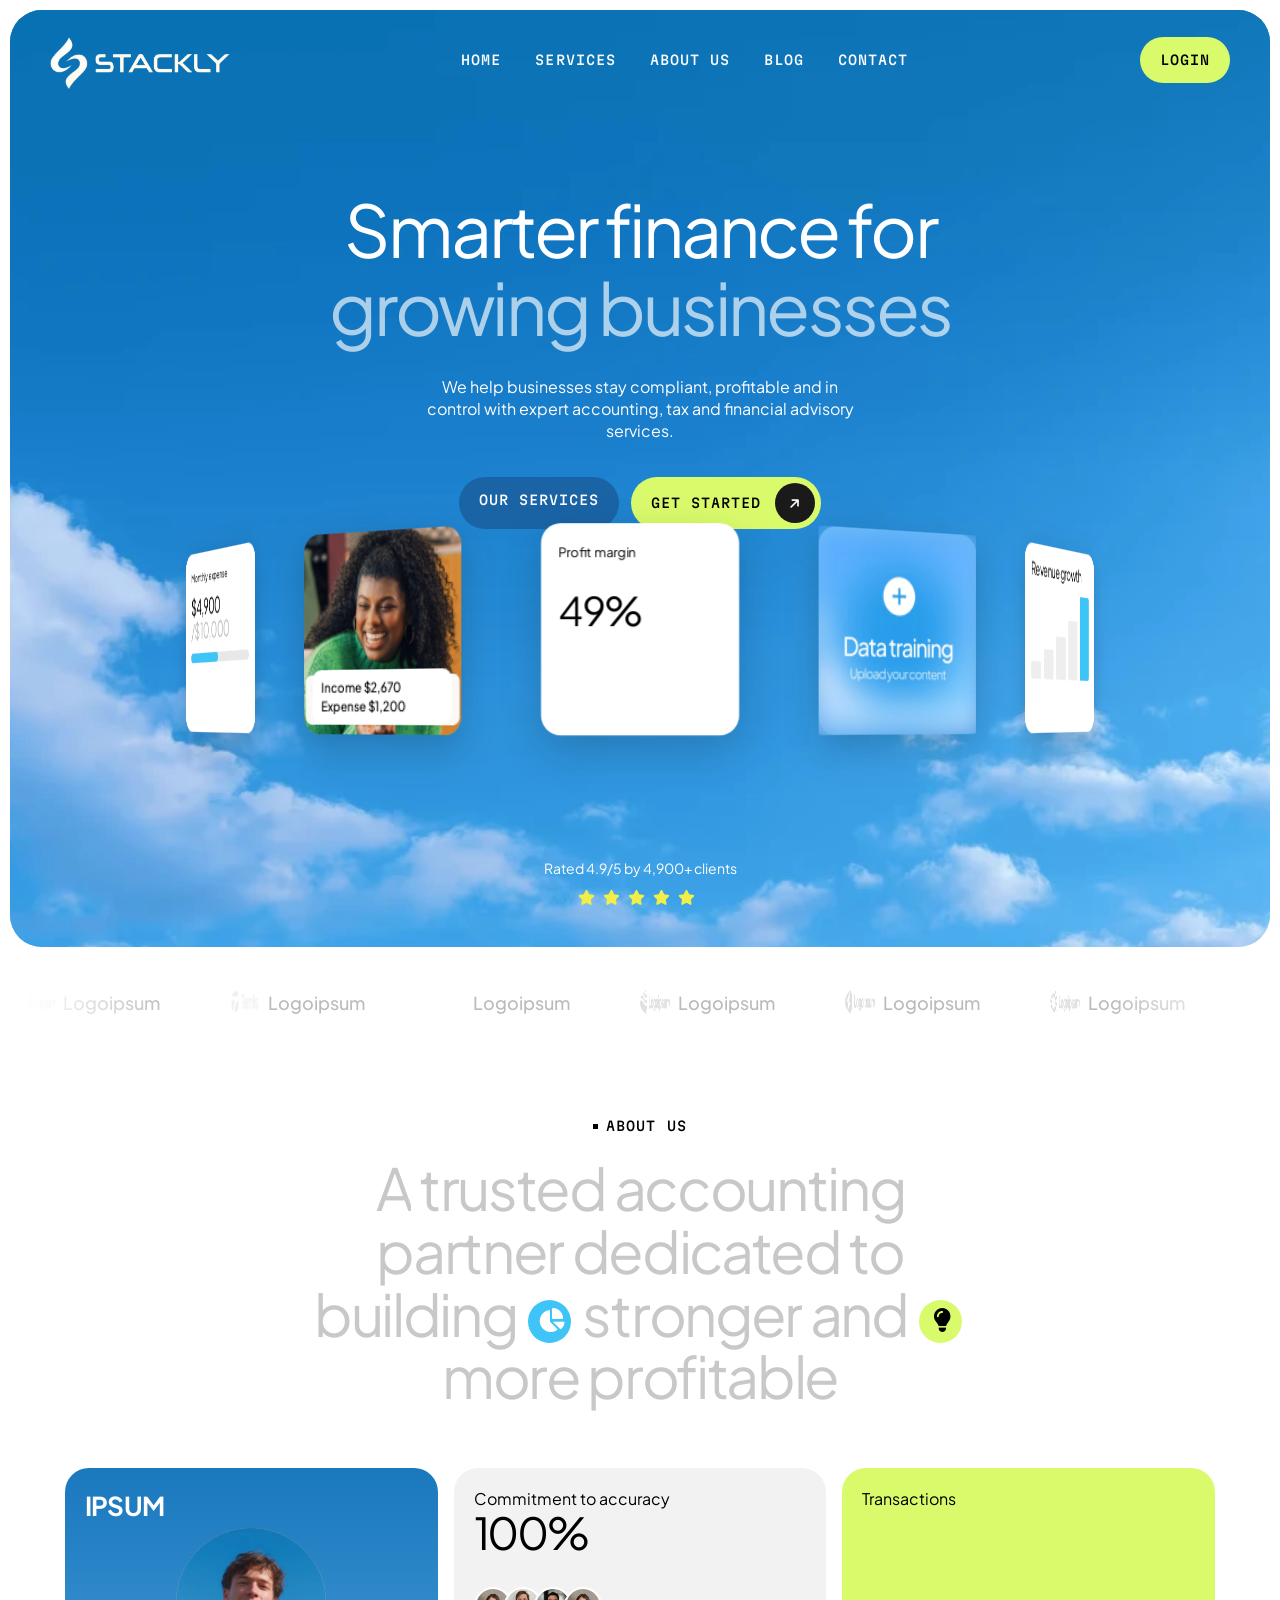
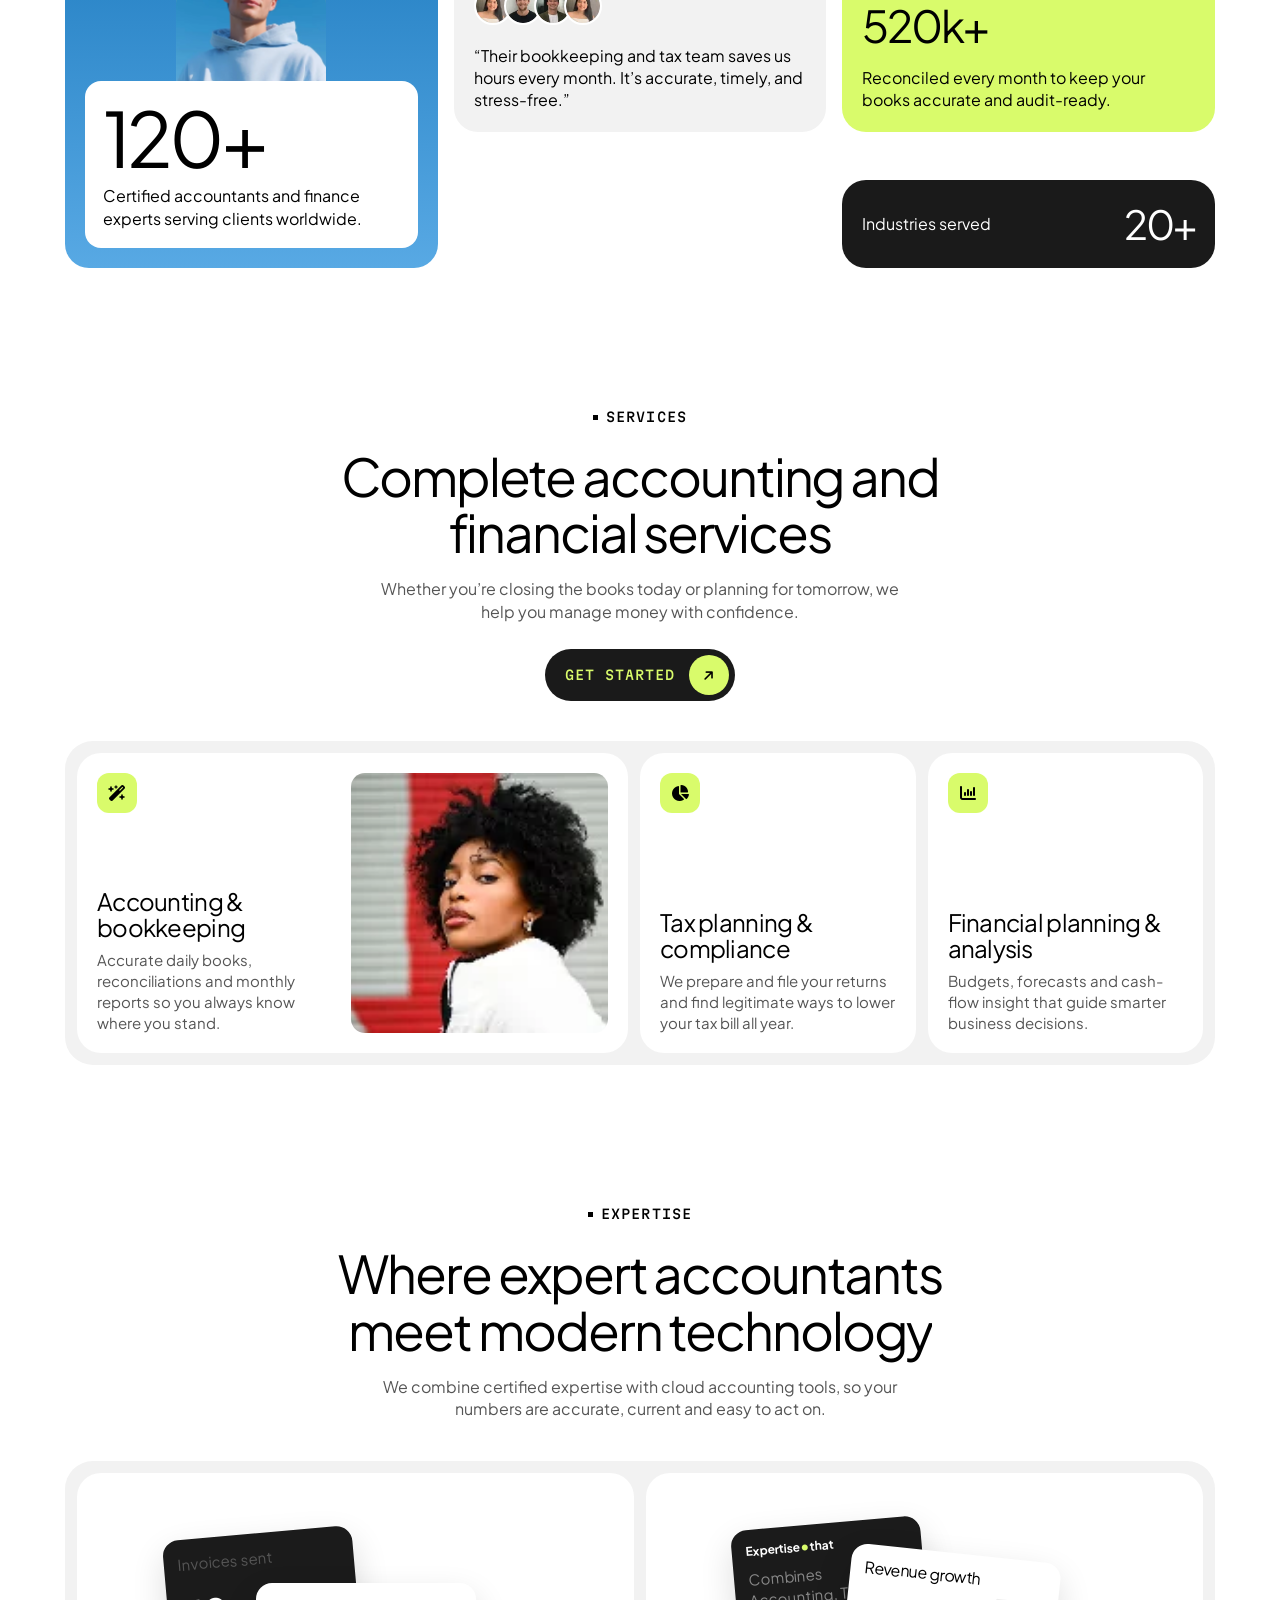
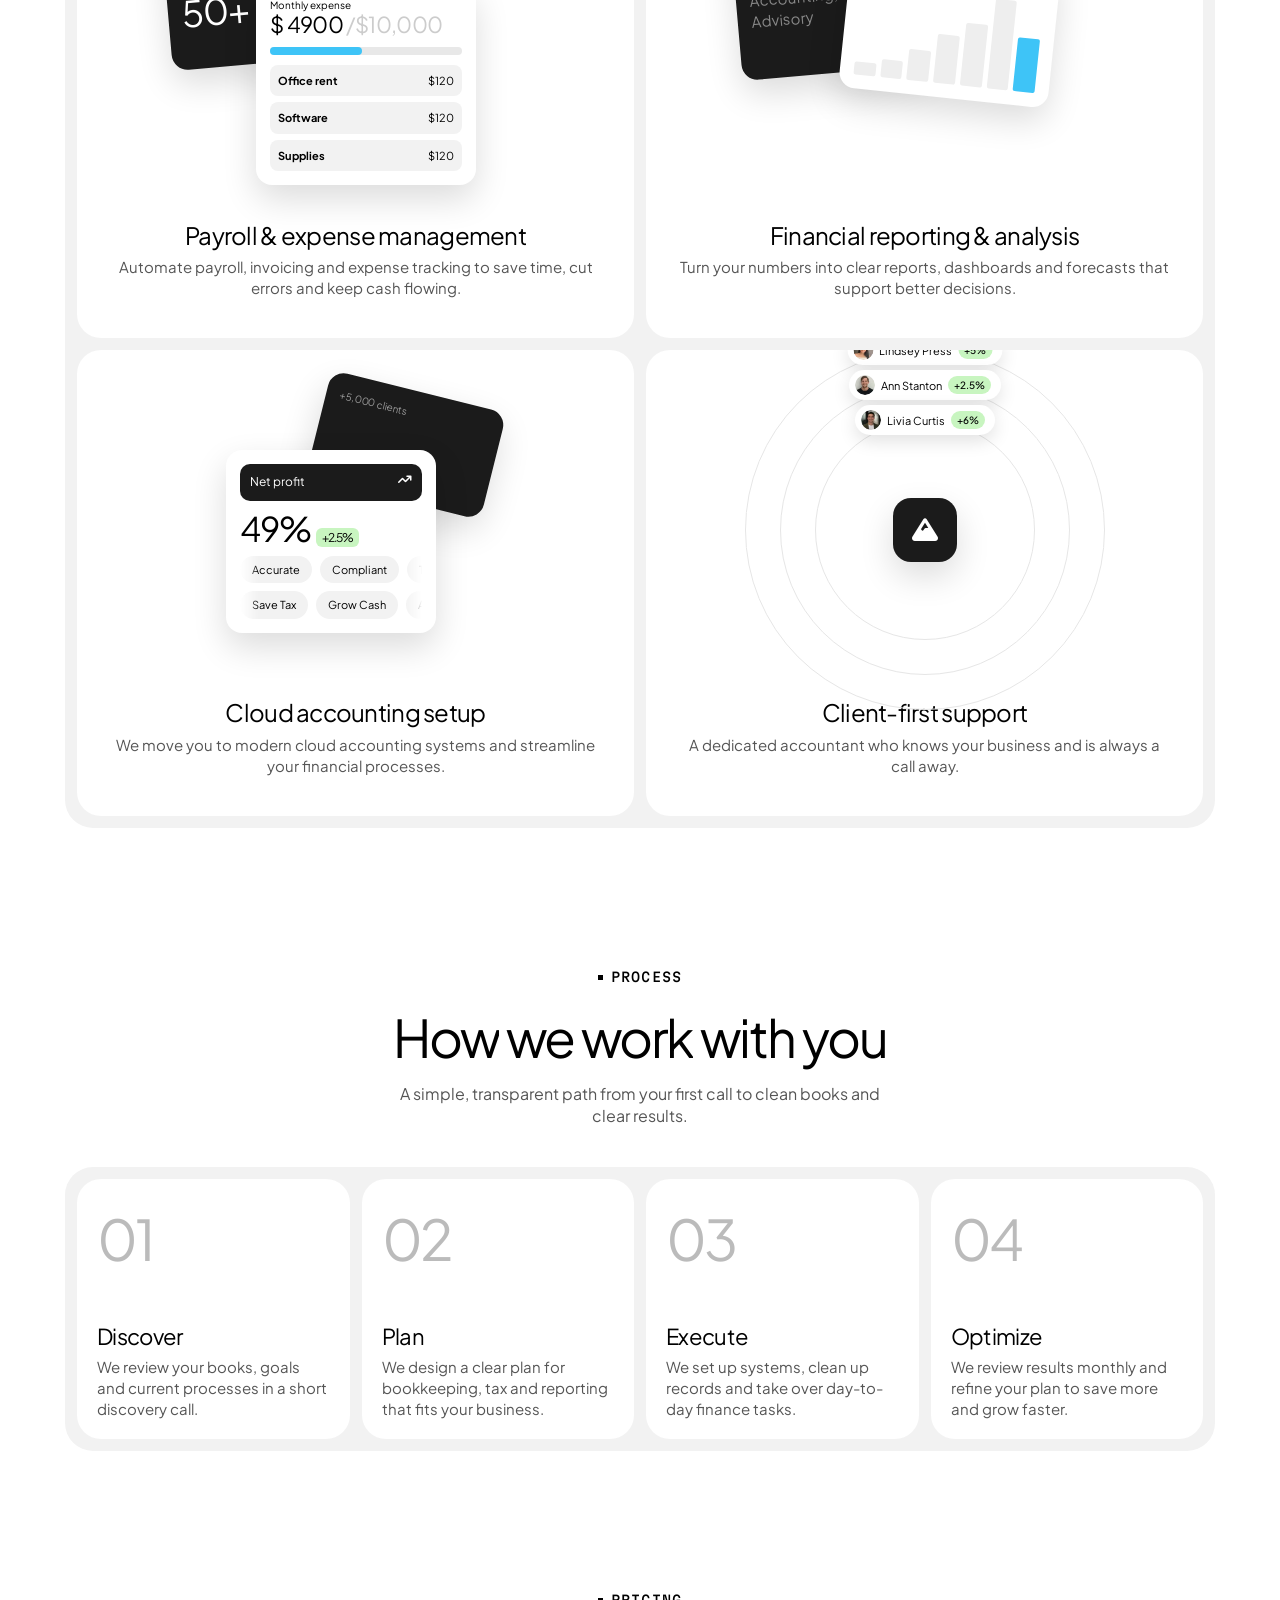
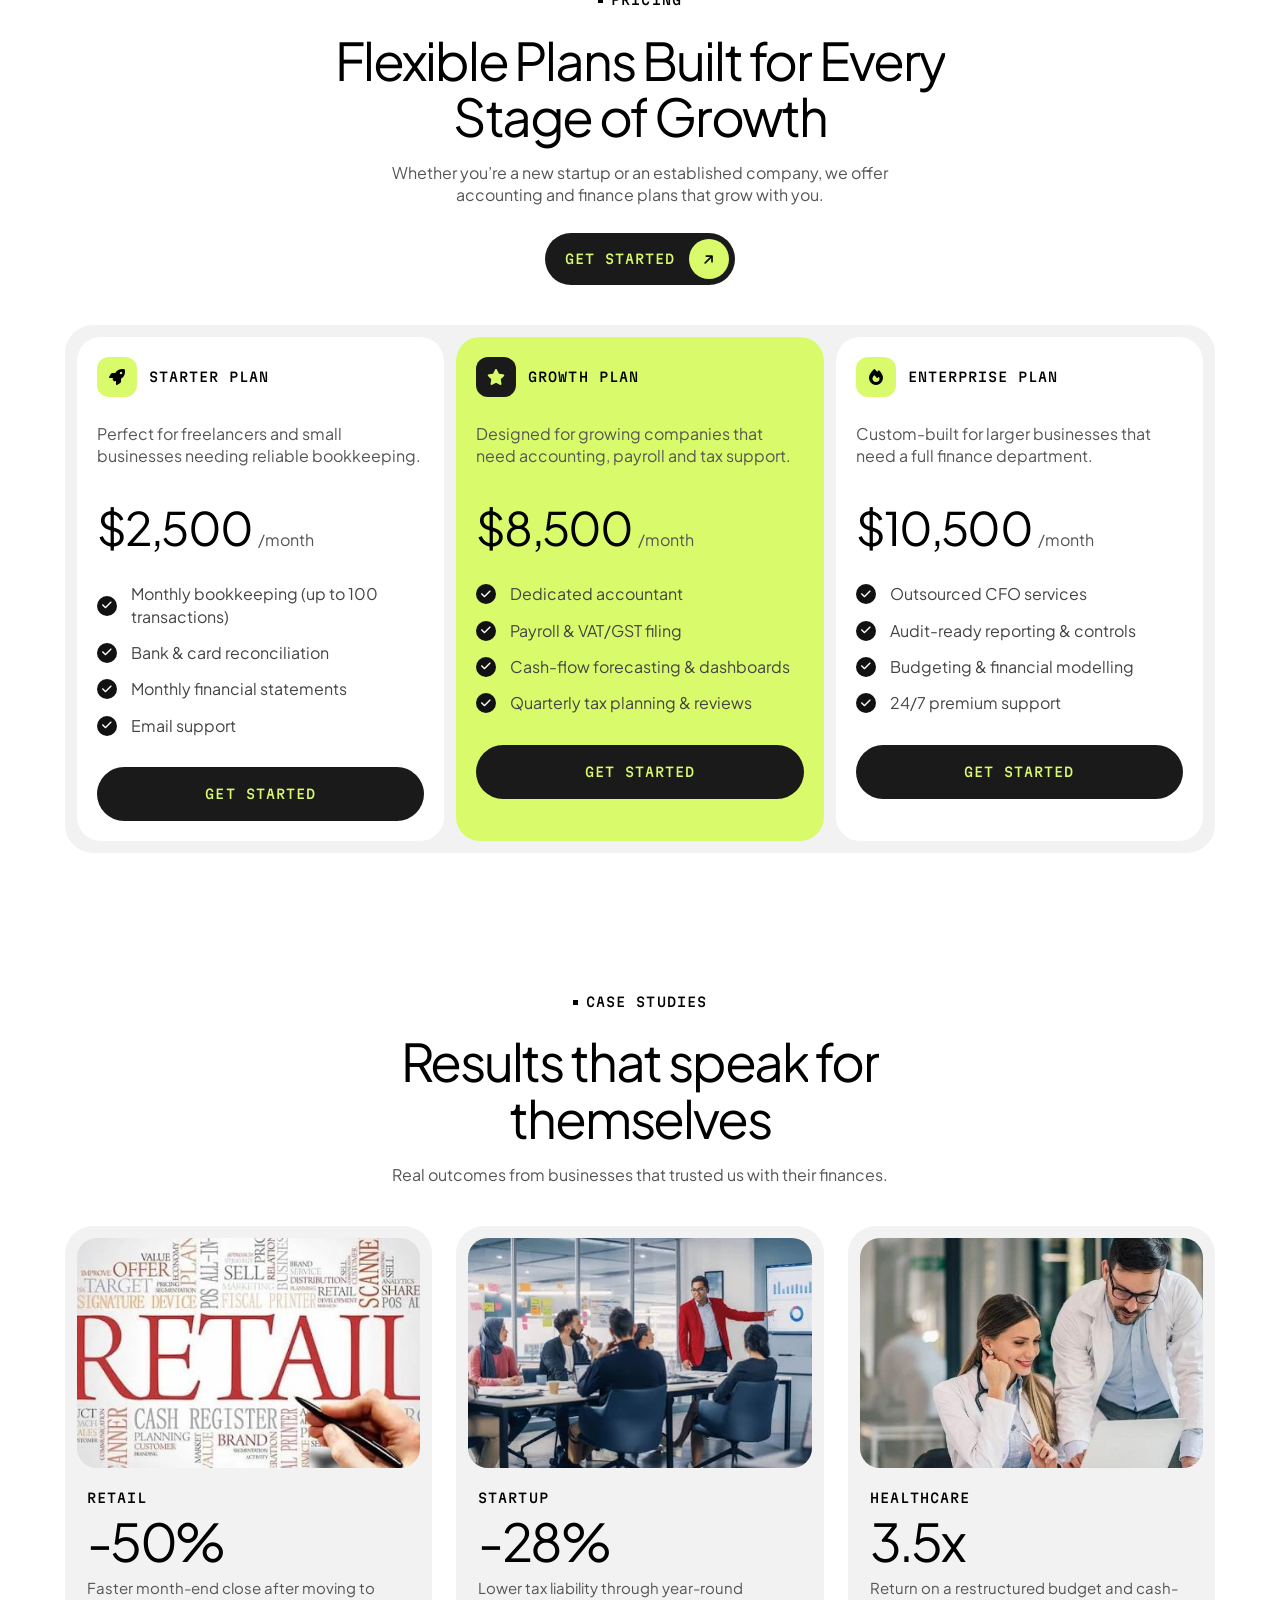
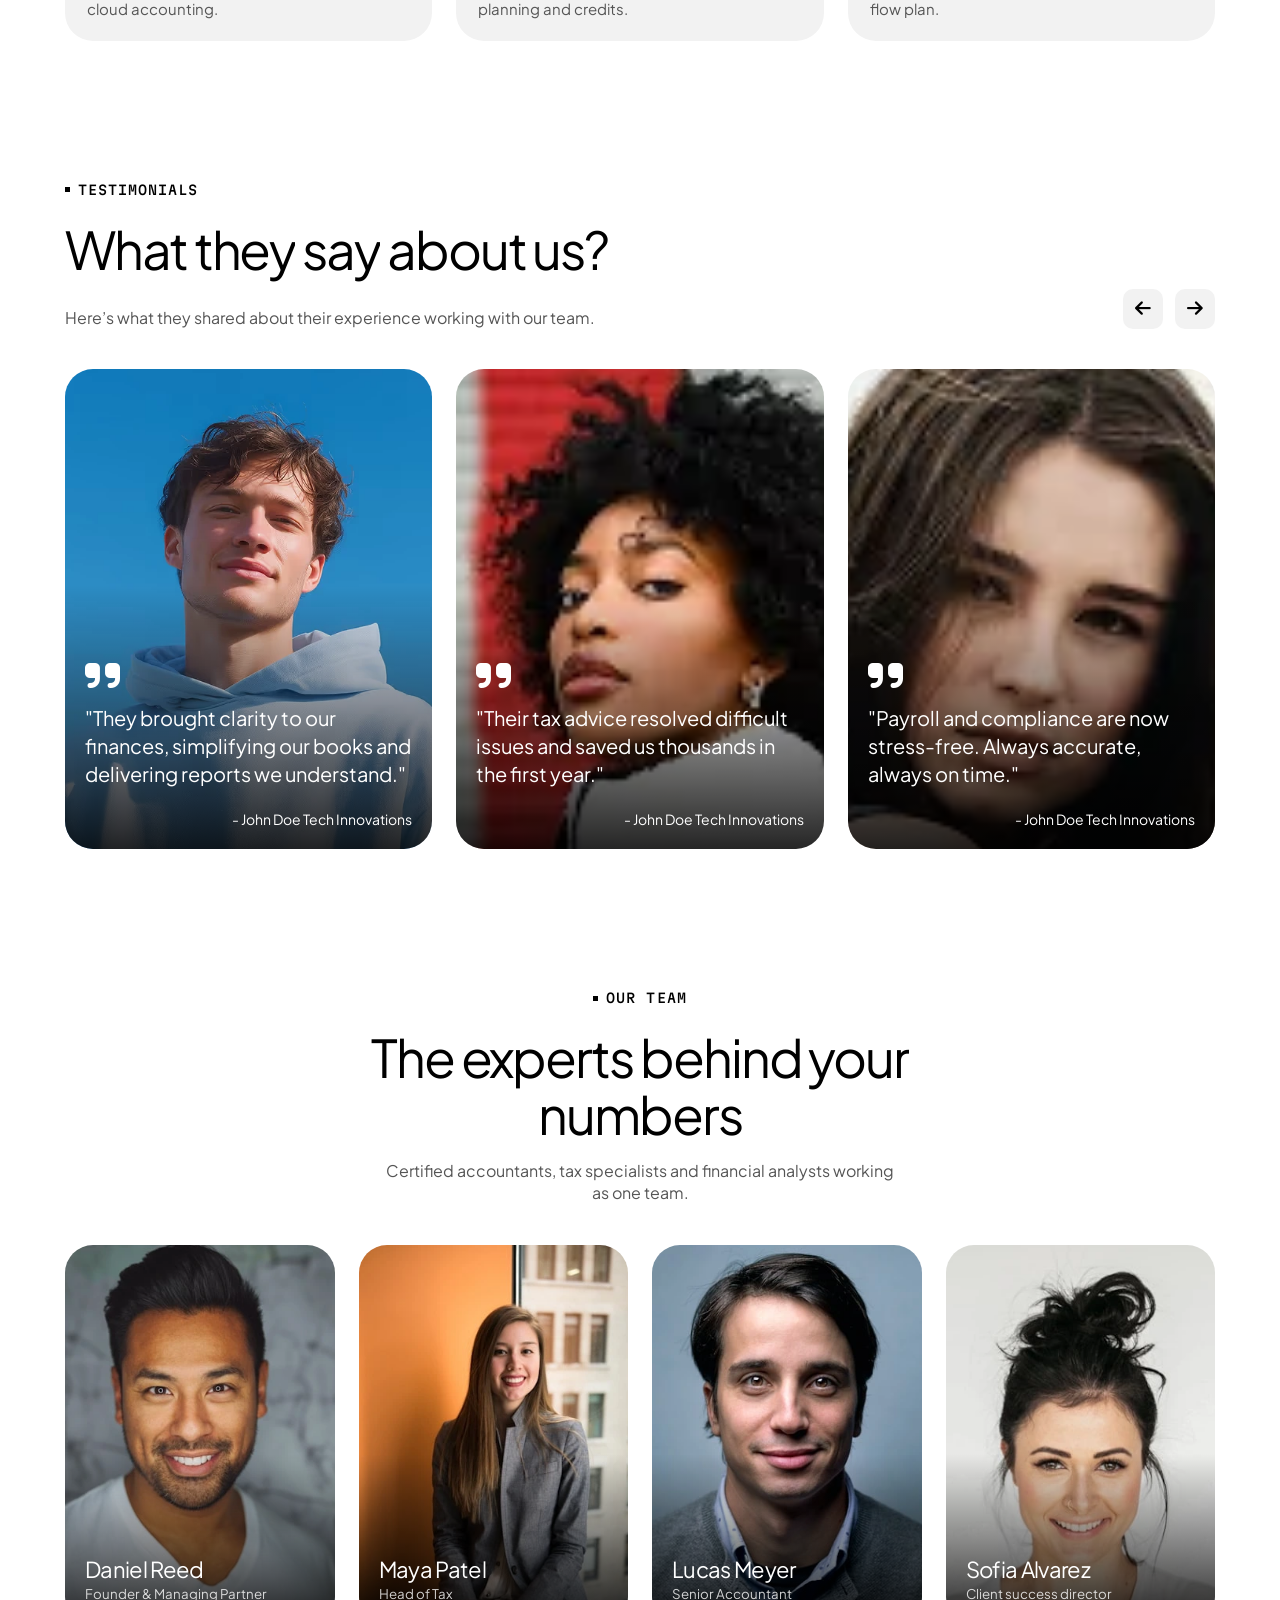
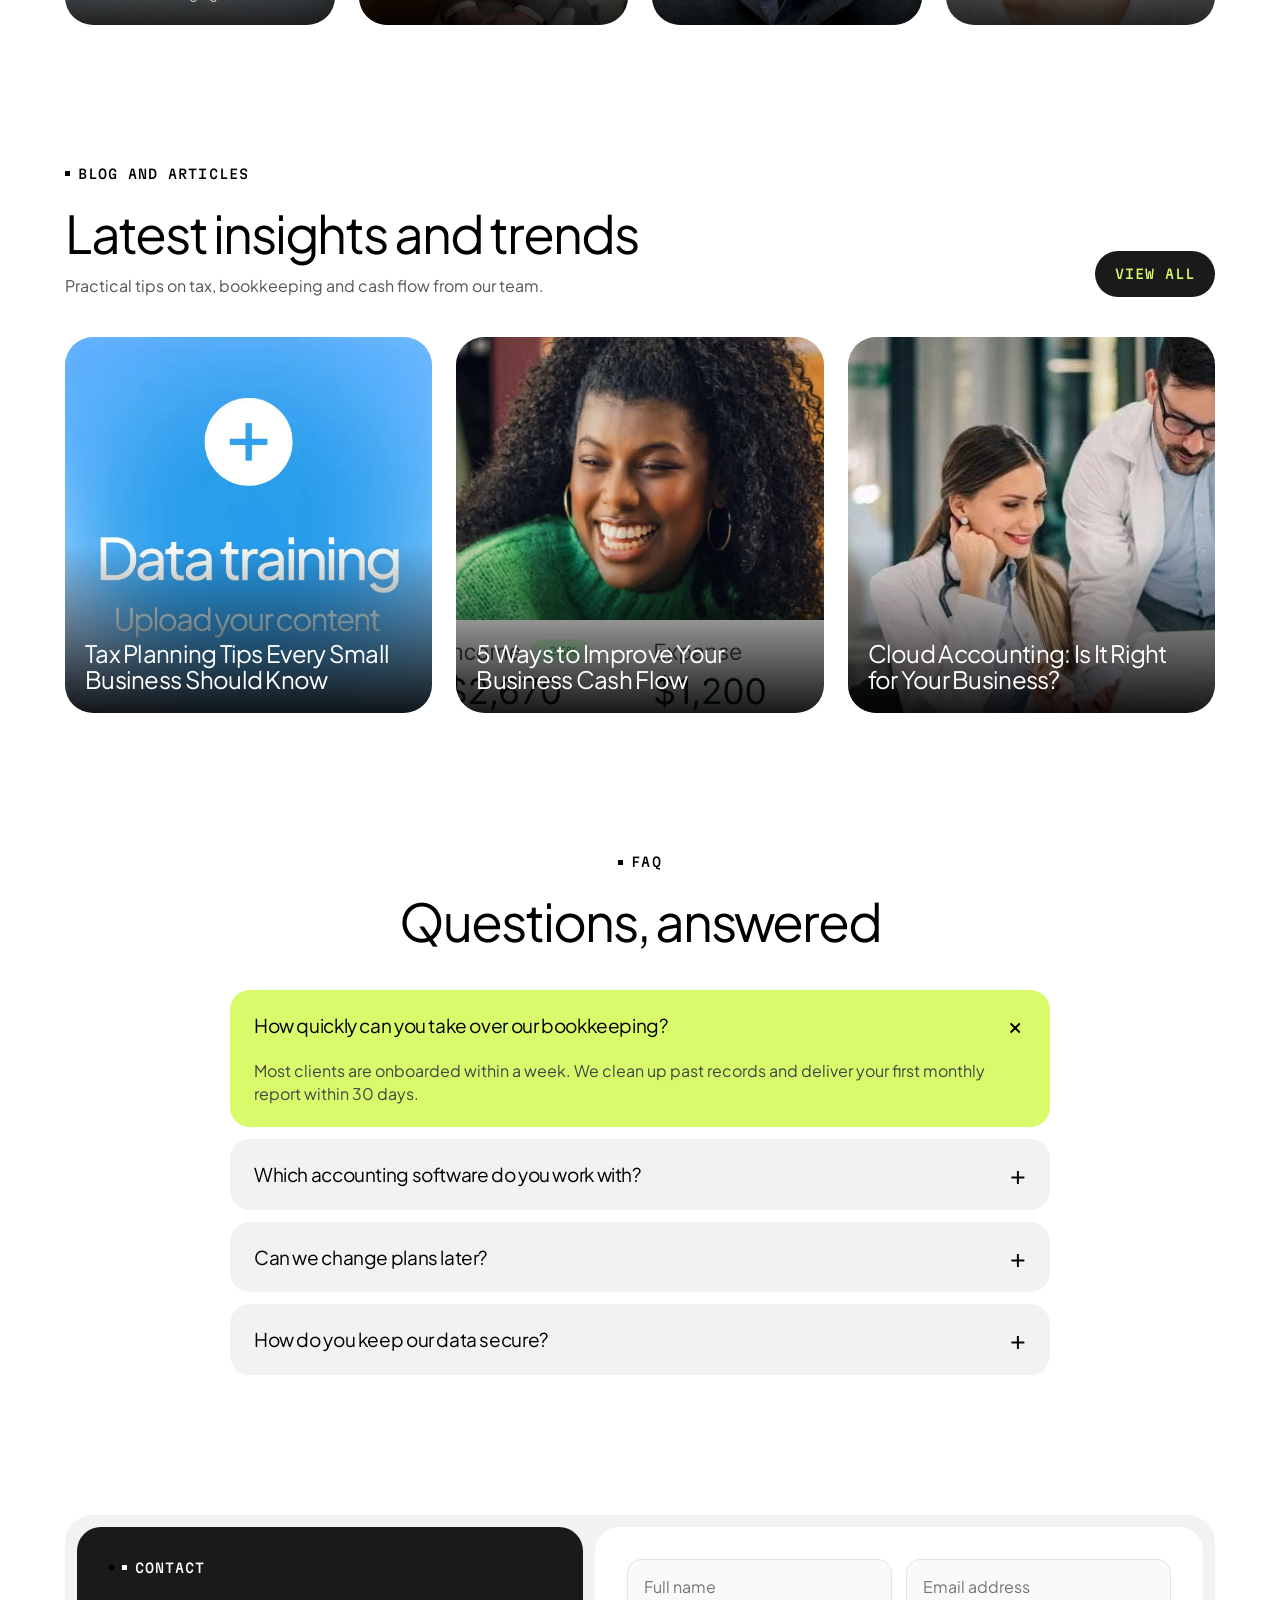
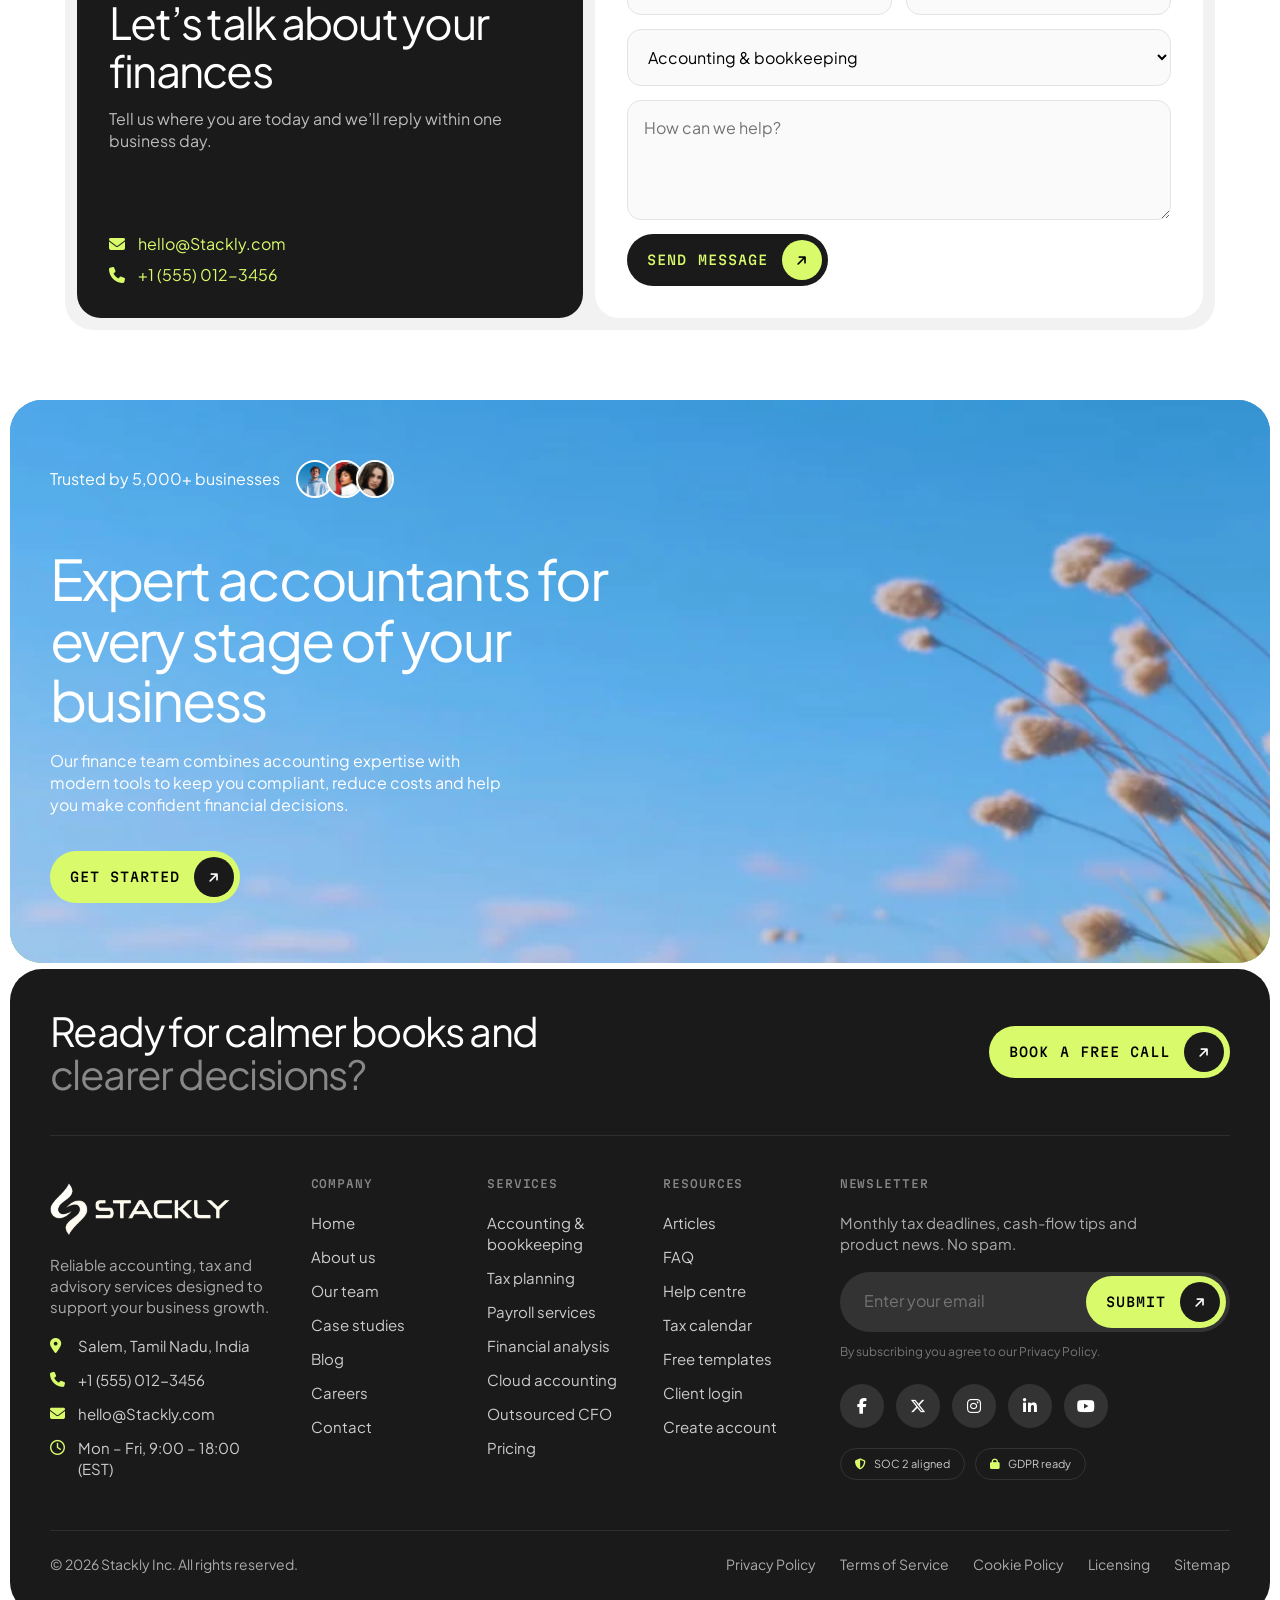
<file: index.html>
<!DOCTYPE html>
<html lang="en">

<head>
    <meta charset="UTF-8">
    <meta name="viewport" content="width=device-width, initial-scale=1">
    <title>Stackly – Finance &amp; Accounting Services</title>
    <meta name="description"
        content="Accounting, bookkeeping, tax planning, payroll and financial advisory services for growing businesses.">
    <link rel="preconnect" href="https://fonts.googleapis.com">
    <link rel="preconnect" href="https://fonts.gstatic.com" crossorigin>
    <link
        href="https://fonts.googleapis.com/css2?family=Plus+Jakarta+Sans:wght@300;400;500&family=Martian+Mono:wght@400;500&display=swap"
        rel="stylesheet">
    <link rel="stylesheet" href="https://cdnjs.cloudflare.com/ajax/libs/font-awesome/6.5.2/css/all.min.css">
    <link rel="stylesheet" href="style.css">
    <link rel="stylesheet" href="pages.css">
</head>

<body>
    <div id="bar"></div>
    <button id="up" aria-label="Back to top"><i class="fa-solid fa-arrow-up"></i></button>

    <header class="hero" id="home">
        <img class="bgimg" src="./src/6929d3408e9ff6a515b9eee8_ai-hero (1)-compressed.webp" alt="Blue sky with clouds"
            loading="eager">
        <nav>
            <a href="./index.html" class="logo" style="width: 180px;height:60px"><img style="width:100%;height:60px;object-fit: cover;" src="./src/logo/Untitled design (1)-compressed_11zon.webp" alt="Stackly"></a>
            <div class="links mono" id="links"><a href="./index.html">Home</a><a href="./service.html">Services</a><a
                    href="./about.html">About us</a><a href="./blog.html">Blog</a><a href="./contact.html">Contact</a>
                    <a href="./login.html" class="pill mono nav-login-mobile" style="background:var(--lime);color:#000">Login</a>
                
            </div>
                    <a href="./login.html" class="pill mono nav-login-desktop" style="background:var(--lime);color:#000">Login</a>
            <button class="burger" id="burger" aria-label="Menu"><span></span><span></span></button>
        </nav>
        <div class="hero-c">
            <h1>Smarter finance for <span>growing businesses</span></h1>
            <p class="sub" style="background: transparent;">We help businesses stay compliant, profitable and in control with expert accounting, tax and
                financial advisory services.</p>
            <div class="cta"><a href="./service.html" class="pill glass mono">Our services</a><a href="#pricing"
                    class="btn mono pulse">Get started <i class="fa-solid fa-arrow-right"></i></a></div>
        </div>
        <div class="stage" id="stage">
            <div class="card3d"><small>Profit margin</small>
                <h3 style="font-size:28px;margin-top:20px">49%</h3>
            </div>
            <div class="card3d blue"><img class="fill" src="./src/69a5007e9468539ba66cdd61_card-7-compressed.webp"
                    alt="Green field"></div>
            <div class="card3d">
                <h3 style="font-size:14px">Revenue growth</h3>
                <div class="bars"><i style="height:20%"></i><i style="height:35%"></i><i style="height:50%"></i><i
                        style="height:70%"></i><i style="height:100%"></i></div>
            </div>
            <div class="card3d"><small>Monthly expense</small>
                <h3 style="font-size:18px;margin:8px 0">$4,900 <span style="color:#bbb">/$10,000</span></h3>
                <div class="prog"><i></i></div>
            </div>
            <div class="card3d photo"><img class="fill" src="./src/69a5007eb87553c5aa32934f_card-1-compressed.webp"
                    alt="Smiling client"><b>Income $2,670 &nbsp; Expense $1,200</b></div>
            <div class="card3d">
                <h3 style="font-size:14px">Revenue growth</h3>
                <div class="bars"><i style="height:30%"></i><i style="height:45%"></i><i style="height:40%"></i><i
                        style="height:80%"></i><i style="height:100%"></i></div>
            </div>
            <div class="card3d dark">
                <h3 style="font-size:14px">Expertise that combines Accounting, Tax, and Advisory</h3>
            </div>
            <div class="card3d blue"><img class="fill" src="./src/69a5007e9468539ba66cdd61_card-7-compressed.webp" alt=""
                    style="opacity:.8">
                <h3 style="position:relative;font-size:14px;color:#fff;margin-top:40px;text-align:center">Tax savings
                </h3>
            </div>
            <div class="card3d"><small>Cash balance</small>
                <h3 style="font-size:24px;margin-top:16px">$48.2k</h3>
            </div>
        </div>
        <div class="rate">Rated 4.9/5 by 4,900+ clients<div class="stars"><i class="fa-solid fa-star"></i><i
                    class="fa-solid fa-star"></i><i class="fa-solid fa-star"></i><i class="fa-solid fa-star"></i><i
                    class="fa-solid fa-star"></i></div>
        </div>
    </header>

    <div class="wrap logos rv"><span><img src="./src/logo.webp" alt="">Logoipsum</span><span><img
                src="./src/logo1.webp" alt="">Logoipsum</span><span><img
                src="./src/logo2.webp" alt="">Logoipsum</span><span><img
                src="./src/logo3.webp" alt="">Logoipsum</span><span><img
                src="./src/logo4.webp" alt="">Logoipsum</span><span><img
                src="./src/logo5.webp" alt="">Logoipsum</span></div>

    <section class="about" id="about">
        <div class="wrap">
            <div class="eyebrow mono rv">About us</div>
            <h2 class="rv">A trusted accounting partner dedicated to building <span class="ic"
                    style="background:var(--sky);color:#fff"><i class="fa-solid fa-chart-pie"></i></span> stronger <span
                    class="g">and <span class="ic" style="background:var(--lime)"><i
                            class="fa-solid fa-lightbulb"></i></span> more profitable</span></h2>
            <div class="stats">
                <div class="box s1 rv"><span class="tag">IPSUM</span><img class="face"
                        src="./src/p1.webp" alt="Team member">
                    <div class="inner">
                        <div class="big"><span class="count" data-to="120">0</span>+</div>
                        <p style="margin-top:10px">Certified accountants and finance experts serving clients worldwide.
                        </p>
                    </div>
                </div>
                <div class="box s2 rv">
                    <div>
                        <p>Commitment to accuracy</p>
                        <div class="big"><span class="count" data-to="100">0</span>%</div>
                    </div>
                    <div>
                        <div class="av"><img src="./src/person1.webp" alt=""><img
                                src="./src/person2.webp" alt=""><img
                                src="./src/person3%5C.webp" alt=""><img src="./src/person1.webp"
                                alt=""></div>
                        <p style="margin-top:20px">“Their bookkeeping and tax team saves us hours every month. It’s
                            accurate, timely, and stress-free.”</p>
                    </div>
                </div>
                <div class="box s3 rv">
                    <p>Transactions</p>
                    <div>
                        <div class="big"><span class="count" data-to="520">0</span>k+</div>
                        <p style="margin-top:20px">Reconciled every month to keep your books accurate and audit-ready.
                        </p>
                    </div>
                </div>
                <div class="box s4 rv"><span>Industries served</span><span class="big"><span class="count"
                            data-to="20">0</span>+</span></div>
            </div>
        </div>
    </section>

    <section id="services">
        <div class="wrap">
            <div class="head rv">
                <div class="eyebrow mono">Services</div>
                <h2>Complete accounting and financial services</h2>
                <p>Whether you’re closing the books today or planning for tomorrow, we help you manage money with
                    confidence.</p><a href="#pricing" class="btn dark mono">Get started <i
                        class="fa-solid fa-arrow-right"></i></a>
            </div>
            <div class="panel svc rv">
                <div class="c first">
                    <div class="ico"><i class="fa-solid fa-wand-magic-sparkles"></i></div>
                    <div>
                        <h3>Accounting &amp; bookkeeping</h3>
                        <p>Accurate daily books, reconciliations and monthly reports so you always know where you stand.
                        </p>
                    </div><img class="pic" src="./src/p2.webp" alt="Accountant meeting a client">
                </div>
                <div class="c">
                    <div class="ico"><i class="fa-solid fa-chart-pie"></i></div>
                    <h3>Tax planning &amp; compliance</h3>
                    <p>We prepare and file your returns and find legitimate ways to lower your tax bill all year.</p>
                </div>
                <div class="c">
                    <div class="ico"><i class="fa-solid fa-chart-column"></i></div>
                    <h3>Financial planning &amp; analysis</h3>
                    <p>Budgets, forecasts and cash-flow insight that guide smarter business decisions.</p>
                </div>
            </div>
        </div>
    </section>

    <section>
        <div class="wrap">
            <div class="head rv">
                <div class="eyebrow mono">Expertise</div>
                <h2>Where expert accountants meet modern technology</h2>
                <p>We combine certified expertise with cloud accounting tools, so your numbers are accurate, current and
                    easy to act on.</p>
            </div>
            <div class="panel exp rv">
                <div class="c">
                    <div class="mock">
                        <div class="m a dk" style="left:12%;top:30px;width:190px;height:130px;transform:rotate(-5deg)">
                            <p>Invoices sent</p>
                            <h3 style="font-size:36px;margin-top:20px">50+</h3>
                        </div>
                        <div class="m b" style="left:30%;top:80px;width:220px"><small>Monthly expense</small>
                            <h3 style="font-size:22px">$ 4900 <span style="color:#ccc">/$10,000</span></h3>
                            <div class="prog"><i></i></div>
                            <div class="row"><b>Office rent</b><span>$120</span></div>
                            <div class="row"><b>Software</b><span>$120</span></div>
                            <div class="row"><b>Supplies</b><span>$120</span></div>
                        </div>
                    </div>
                    <h3>Payroll &amp; expense management</h3>
                    <p>Automate payroll, invoicing and expense tracking to save time, cut errors and keep cash flowing.
                    </p>
                </div>
                <div class="c">
                    <div class="mock">
                        <div class="m a dk" style="left:12%;top:20px;width:190px;height:150px;transform:rotate(-5deg)">
                            <b>Expertise <i class="fa-solid fa-circle"
                                    style="color:var(--lime);font-size:.5em;vertical-align:middle"></i> that</b>
                            <p style="color:#888;margin-top:8px">Combines Accounting, Tax and Advisory</p>
                        </div>
                        <div class="m b" style="left:34%;top:50px;width:210px;transform:rotate(6deg)">
                            <h3 style="font-size:16px">Revenue growth</h3>
                            <div class="bars"><i style="height:15%"></i><i style="height:20%"></i><i
                                    style="height:35%"></i><i style="height:55%"></i><i style="height:70%"></i><i
                                    style="height:100%"></i><i style="height:60%"></i></div>
                        </div>
                    </div>
                    <h3>Financial reporting &amp; analysis</h3>
                    <p>Turn your numbers into clear reports, dashboards and forecasts that support better decisions.</p>
                </div>
                <div class="c">
                    <div class="mock">
                        <div class="m dk a" style="left:42%;top:10px;width:180px;height:110px;transform:rotate(14deg)">
                            <small style="color:#999">+5,000 clients</small>
                        </div>
                        <div class="m b" style="left:24%;top:70px;width:210px">
                            <div class="m dk" style="position:static;box-shadow:none;border-radius:10px;padding:10px">
                                Net profit <i class="fa-solid fa-arrow-trend-up" style="float:right"></i></div>
                            <h3 style="font-size:34px;margin:10px 0 6px">49% <small
                                    style="font-size:12px;background:#c8f5c0;padding:2px 6px;border-radius:6px">+2.5%</small>
                            </h3>
                            <div class="tags">
                                <div class="tr"><b>Accurate</b><b>Compliant</b><b>Trusted</b><b>Transparent</b></div>
                            </div>
                            <div class="tags">
                                <div class="tr rev"><b>Save Tax</b><b>Grow Cash</b><b>Audit-Ready</b><b>Simple</b></div>
                            </div>
                        </div>
                    </div>
                    <h3>Cloud accounting setup</h3>
                    <p>We move you to modern cloud accounting systems and streamline your financial processes.</p>
                </div>
                <div class="c">
                    <div class="mock">
                        <div class="orbit"><u style="width:360px;height:360px"></u><u
                                style="width:290px;height:290px"></u><u style="width:220px;height:220px"></u></div>
                        <div class="orb" style="width:360px;height:360px;--d:28s;">
                            <div class="chip"><img src="./src/person1.webp" alt=""> Lindsey Press
                                <b>+5%</b>
                            </div>
                        </div>
                        <div class="orb" style="width:290px;height:290px;--d:22s;animation-direction:reverse">
                            <div class="chip"><img src="./src/person2.webp" alt=""> Ann Stanton
                                <b>+2.5%</b>
                            </div>
                        </div>
                        <div class="orb" style="width:220px;height:220px;--d:18s;">
                            <div class="chip"><img src="./src/person3%5C.webp" alt=""> Livia Curtis
                                <b>+6%</b>
                            </div>
                        </div>
                        <div class="m dk"
                            style="left:50%;top:50%;width:64px;height:64px;transform:translate(-50%,-50%);border-radius:18px;display:grid;place-items:center;font-size:26px">
                            <i class="fa-solid fa-mountain"></i>
                        </div>
                    </div>
                    <h3>Client-first support</h3>
                    <p>A dedicated accountant who knows your business and is always a call away.</p>
                </div>
            </div>
        </div>
    </section>

    <section id="process">
        <div class="wrap">
            <div class="head rv">
                <div class="eyebrow mono">Process</div>
                <h2>How we work with you</h2>
                <p>A simple, transparent path from your first call to clean books and clear results.</p>
            </div>
            <div class="panel steps rv">
                <div class="c step"><span class="n">01</span>
                    <div>
                        <h3>Discover</h3>
                        <p>We review your books, goals and current processes in a short discovery call.</p>
                    </div>
                </div>
                <div class="c step"><span class="n">02</span>
                    <div>
                        <h3>Plan</h3>
                        <p>We design a clear plan for bookkeeping, tax and reporting that fits your business.</p>
                    </div>
                </div>
                <div class="c step"><span class="n">03</span>
                    <div>
                        <h3>Execute</h3>
                        <p>We set up systems, clean up records and take over day-to-day finance tasks.</p>
                    </div>
                </div>
                <div class="c step"><span class="n">04</span>
                    <div>
                        <h3>Optimize</h3>
                        <p>We review results monthly and refine your plan to save more and grow faster.</p>
                    </div>
                </div>
            </div>
        </div>
    </section>

    <section id="pricing">
        <div class="wrap">
            <div class="head rv">
                <div class="eyebrow mono">Pricing</div>
                <h2>Flexible Plans Built for Every Stage of Growth</h2>
                <p>Whether you’re a new startup or an established company, we offer accounting and finance plans that
                    grow with you.</p><a href="./404.html" class="btn dark mono">Get started <i
                        class="fa-solid fa-arrow-right"></i></a>
            </div>
            <div class="panel price rv">
                <div class="plan">
                    <div class="t">
                        <div class="ico"><i class="fa-solid fa-rocket"></i></div><span class="mono">Starter plan</span>
                    </div>
                    <p>Perfect for freelancers and small businesses needing reliable bookkeeping.</p>
                    <div class="amt">$2,500<small>/month</small></div>
                    <ul>
                        <li>Monthly bookkeeping (up to 100 transactions)</li>
                        <li>Bank &amp; card reconciliation</li>
                        <li>Monthly financial statements</li>
                        <li>Email support</li>
                    </ul><a href="./404.html" class="btn2 mono">Get started</a>
                </div>
                <div class="plan hot">
                    <div class="t">
                        <div class="ico"><i class="fa-solid fa-star"></i></div><span class="mono">Growth plan</span>
                    </div>
                    <p>Designed for growing companies that need accounting, payroll and tax support.</p>
                    <div class="amt">$8,500<small>/month</small></div>
                    <ul>
                        <li>Dedicated accountant</li>
                        <li>Payroll &amp; VAT/GST filing</li>
                        <li>Cash-flow forecasting &amp; dashboards</li>
                        <li>Quarterly tax planning &amp; reviews</li>
                    </ul><a href="./404.html" class="btn2 mono">Get started</a>
                </div>
                <div class="plan">
                    <div class="t">
                        <div class="ico"><i class="fa-solid fa-fire"></i></div><span class="mono">Enterprise plan</span>
                    </div>
                    <p>Custom-built for larger businesses that need a full finance department.</p>
                    <div class="amt">$10,500<small>/month</small></div>
                    <ul>
                        <li>Outsourced CFO services</li>
                        <li>Audit-ready reporting &amp; controls</li>
                        <li>Budgeting &amp; financial modelling</li>
                        <li>24/7 premium support</li>
                    </ul><a href="./404.html" class="btn2 mono">Get started</a>
                </div>
            </div>
        </div>
    </section>

    <section id="cases">
        <div class="wrap">
            <div class="head rv">
                <div class="eyebrow mono">Case studies</div>
                <h2>Results that speak for themselves</h2>
                <p>Real outcomes from businesses that trusted us with their finances.</p>
            </div>
            <div class="cases rv">
                <article class="case">
                    <div class="im"><img src="./src/re.webp"
                            alt="Retail analytics case" loading="lazy"></div>
                    <div class="tx"><span class="mono">Retail</span>
                        <div class="big">-50%</div>
                        <p>Faster month-end close after moving to cloud accounting.</p>
                    </div>
                </article>
                <article class="case">
                    <div class="im"><img src="./src/su.webp"
                            alt="Finance automation case" loading="lazy"></div>
                    <div class="tx"><span class="mono">Startup</span>
                        <div class="big">-28%</div>
                        <p>Lower tax liability through year-round planning and credits.</p>
                    </div>
                </article>
                <article class="case">
                    <div class="im"><img src="./src/hc.webp" alt="Healthcare case"
                            loading="lazy"></div>
                    <div class="tx"><span class="mono">Healthcare</span>
                        <div class="big">3.5x</div>
                        <p>Return on a restructured budget and cash-flow plan.</p>
                    </div>
                </article>
            </div>
        </div>
    </section>

    <section>
        <div class="wrap">
            <div class="thead rv">
                <div>
                    <div class="eyebrow mono" style="justify-content:flex-start">Testimonials</div>
                    <h2>What they say about us?</h2>
                    <p>Here’s what they shared about their experience working with our team.</p>
                </div>
                <div class="arrows"><button id="prev" aria-label="Previous"><i
                            class="fa-solid fa-arrow-left"></i></button><button id="next" aria-label="Next"><i
                            class="fa-solid fa-arrow-right"></i></button></div>
            </div>
            <div class="slider rv" id="slider">
                <div class="tcard"><img class="bgimg" src="./src/p1.webp" alt="Client portrait"
                        loading="lazy"><span class="lg"></span><span class="q"><i
                            class="fa-solid fa-quote-right"></i></span>
                    <p>"They brought clarity to our finances, simplifying our books and delivering reports we
                        understand."</p><small>- John Doe Tech Innovations</small>
                </div>
                <div class="tcard"><img class="bgimg" src="./src/p2.webp" alt="Client portrait"
                        loading="lazy"><span class="lg"></span><span class="q"><i
                            class="fa-solid fa-quote-right"></i></span>
                    <p>"Their tax advice resolved difficult issues and saved us thousands in the first year."</p>
                    <small>- John Doe Tech Innovations</small>
                </div>
                <div class="tcard"><img class="bgimg" src="./src/p4.webp" alt="Client portrait"
                        loading="lazy"><span class="lg"></span><span class="q"><i
                            class="fa-solid fa-quote-right"></i></span>
                    <p>"Payroll and compliance are now stress-free. Always accurate, always on time."</p><small>- John
                        Doe Tech Innovations</small>
                </div>
                <div class="tcard"><img class="bgimg" src="./src/persons/image10-compressed.webp" alt="Client portrait"
                        loading="lazy"><span class="lg"></span><span class="q"><i
                            class="fa-solid fa-quote-right"></i></span>
                    <p>"A partner who simplifies the complex and keeps every decision grounded in real numbers."</p>
                    <small>- John Doe Tech Innovations</small>
                </div>
            </div>
        </div>
    </section>

    <section id="team">
        <div class="wrap">
            <div class="head rv">
                <div class="eyebrow mono">Our team</div>
                <h2>The experts behind your numbers</h2>
                <p>Certified accountants, tax specialists and financial analysts working as one team.</p>
            </div>
            <div class="team rv">
                <div class="mem"><img src="./src/persons/image7-compressed.webp" alt="Daniel Reed" loading="lazy">
                    <div>
                        <h3>Daniel Reed</h3><small>Founder &amp; Managing Partner</small>
                    </div>
                </div>
                <div class="mem"><img src="./src/persons/image10-compressed.webp" alt="Maya Patel" loading="lazy">
                    <div>
                        <h3>Maya Patel</h3><small>Head of Tax</small>
                    </div>
                </div>
                <div class="mem"><img src="./src/persons/image9-compressed.webp" alt="Lucas Meyer" loading="lazy">
                    <div>
                        <h3>Lucas Meyer</h3><small>Senior Accountant</small>
                    </div>
                </div>
                <div class="mem"><img src="./src/persons/image8-compressed.webp" alt="Sofia Alvarez" loading="lazy">
                    <div>
                        <h3>Sofia Alvarez</h3><small>Client success director</small>
                    </div>
                </div>
            </div>
        </div>
    </section>

    <section>
        <div class="wrap">
            <div class="bhead rv">
                <div>
                    <div class="eyebrow mono" style="justify-content:flex-start">Blog and articles</div>
                    <h2>Latest insights and trends</h2>
                    <p>Practical tips on tax, bookkeeping and cash flow from our team.</p>
                </div><a href="./blog.html" class="va mono">View all</a>
            </div>
            <div class="blog rv">
                <a href="./blog.html" class="post"><img class="bgimg" src="./src/69a5007e9468539ba66cdd61_card-7-compressed.webp"
                        alt="Blog cover" loading="lazy">
                    <h3>Tax Planning Tips Every Small Business Should Know</h3>
                </a>
                <a href="./blog.html" class="post"><img class="bgimg" src="./src/69a5007eb87553c5aa32934f_card-1-compressed.webp"
                        alt="Blog cover" loading="lazy">
                    <h3>5 Ways to Improve Your Business Cash Flow</h3>
                </a>
                <a href="./blog.html" class="post"><img class="bgimg" src="./src/hc.webp"
                        alt="Blog cover" loading="lazy">
                    <h3>Cloud Accounting: Is It Right for Your Business?</h3>
                </a>
            </div>
        </div>
    </section>

    <section id="faq">
        <div class="wrap">
            <div class="head rv">
                <div class="eyebrow mono">FAQ</div>
                <h2>Questions, answered</h2>
            </div>
            <div class="faq rv">
                <details open>
                    <summary>How quickly can you take over our bookkeeping?</summary>
                    <p>Most clients are onboarded within a week. We clean up past records and deliver your first monthly
                        report within 30 days.</p>
                </details>
                <details>
                    <summary>Which accounting software do you work with?</summary>
                    <p>We work with QuickBooks, Xero, Zoho Books and Tally, and can help you choose or migrate to the
                        right one.</p>
                </details>
                <details>
                    <summary>Can we change plans later?</summary>
                    <p>Yes. You can move between Starter, Growth and Enterprise at the end of any month.</p>
                </details>
                <details>
                    <summary>How do you keep our data secure?</summary>
                    <p>We work under strict NDAs, use encrypted storage and give you full control over access and
                        retention.</p>
                </details>
            </div>
        </div>
    </section>

    <section id="contact">
        <div class="wrap">
            <div class="contact rv">
                <div class="cinfo">
                    <div>
                        <div class="eyebrow mono" style="justify-content:flex-start;color:#fff"><span
                                style="width:5px;height:5px;background:#fff;display:inline-block"></span>Contact</div>
                        <h2>Let’s talk about your finances</h2>
                        <p>Tell us where you are today and we’ll reply within one business day.</p>
                    </div>
                    <div><a href="mailto:hello@Stackly.com"><i class="fa-solid fa-envelope"></i> hello@Stackly.com</a><a
                            href="tel:+15550123456"><i class="fa-solid fa-phone"></i> +1 (555) 012-3456</a></div>
                </div>
                <form class="cform"
                    onsubmit="event.preventDefault();this.querySelector('b').textContent='Message sent!'">
                    <div class="r2"><input placeholder="Full name" required aria-label="Full name"><input type="email"
                            placeholder="Email address" required aria-label="Email"></div>
                    <select aria-label="Service">
                        <option>Accounting &amp; bookkeeping</option>
                        <option>Tax planning &amp; compliance</option>
                        <option>Payroll services</option>
                        <option>Financial planning &amp; analysis</option>
                    </select>
                    <textarea placeholder="How can we help?" required aria-label="Message"></textarea>
                    <button class="btn dark mono"><b style="font-weight:500">Send message</b> <i
                            class="fa-solid fa-arrow-right"></i></button>
                </form>
            </div>
        </div>
    </section>

    <div class="cband rv">
        <img class="bgimg" src="./src/bg.webp" alt="Meadow under blue sky"
            loading="lazy">
        <div class="trust"><span>Trusted by 5,000+ businesses</span>
            <div class="av"><img src="./src/p1.webp" alt=""><img
                    src="./src/p2.webp" alt=""><img src="./src/p4.webp" alt="">
            </div>
        </div>
        <h2>Expert accountants for every stage of your business</h2>
        <p>Our finance team combines accounting expertise with modern tools to keep you compliant, reduce costs and help
            you make confident financial decisions.</p>
        <a href="./404.html" class="btn mono">Get started <i class="fa-solid fa-arrow-right"></i></a>
       
    </div>

   <footer class="ft">
        <div class="ft-cta">
            <h3>Ready for calmer books and <span>clearer decisions?</span></h3>
            <a href="./contact.html" class="btn mono">Book a free call <i class="fa-solid fa-arrow-right"></i></a>
        </div>

        <div class="ft-grid">
            <div class="ft-brand">
                <a href="./index.html" class="logo" style="width: 180px;height:60px"><img style="width:100%;height:60px;object-fit: cover;" src="./src/logo/Untitled design (1)-compressed_11zon.webp" alt="Stackly"></a>
                <p>Reliable accounting, tax and advisory services designed to support your business growth.</p>
                <ul class="ft-contact">
                    <li><i class="fa-solid fa-location-dot"></i><span>Salem, Tamil Nadu, India</span></li>
                    <li><i class="fa-solid fa-phone"></i><a href="tel:+15550123456">+1 (555) 012-3456</a></li>
                    <li><i class="fa-solid fa-envelope"></i><a href="mailto:hello@Stackly.com">hello@Stackly.com</a></li>
                    <li><i class="fa-regular fa-clock"></i><span>Mon – Fri, 9:00 – 18:00 (EST)</span></li>
                </ul>
            </div>

            <div>
                <h4>Company</h4>
                <ul>
                    <li><a href="./index.html">Home</a></li>
                    <li><a href="./about.html">About us</a></li>
                    <li><a href="./about.html#team">Our team</a></li>
                    <li><a href="./index.html#cases">Case studies</a></li>
                    <li><a href="./blog.html">Blog</a></li>
                    <li><a href="./404.html">Careers</a></li>
                    <li><a href="./contact.html">Contact</a></li>
                </ul>
            </div>

            <div>
                <h4>Services</h4>
                <ul>
                    <li><a href="./service.html#services">Accounting &amp; bookkeeping</a></li>
                    <li><a href="./service.html#services">Tax planning</a></li>
                    <li><a href="./service.html#services">Payroll services</a></li>
                    <li><a href="./service.html#services">Financial analysis</a></li>
                    <li><a href="./service.html#services">Cloud accounting</a></li>
                    <li><a href="./service.html#services">Outsourced CFO</a></li>
                    <li><a href="./service.html#pricing">Pricing</a></li>
                </ul>
            </div>

            <div>
                <h4>Resources</h4>
                <ul>
                    <li><a href="./blog.html">Articles</a></li>
                    <li><a href="./service.html#faq">FAQ</a></li>
                    <li><a href="./404.html">Help centre</a></li>
                    <li><a href="./404.html">Tax calendar</a></li>
                    <li><a href="./404.html">Free templates</a></li>
                    <li><a href="./login.html">Client login</a></li>
                    <li><a href="./signup.html">Create account</a></li>
                </ul>
            </div>

            <div class="ft-news">
                <h4>Newsletter</h4>
                <p>Monthly tax deadlines, cash-flow tips and product news. No spam.</p>
                <form class="sub" onsubmit="event.preventDefault();this.querySelector('b').textContent='Thanks!'">
                    <input type="email" placeholder="Enter your email" required aria-label="Email">
                    <button class="btn mono"><b style="font-weight:500">Submit</b> <i class="fa-solid fa-arrow-right"></i></button>
                </form>
                <small>By subscribing you agree to our Privacy Policy.</small>
                <div class="social">
                    <a href="./404.html" aria-label="Facebook"><i class="fa-brands fa-facebook-f"></i></a>
                    <a href="./404.html" aria-label="X"><i class="fa-brands fa-x-twitter"></i></a>
                    <a href="./404.html" aria-label="Instagram"><i class="fa-brands fa-instagram"></i></a>
                    <a href="./404.html" aria-label="LinkedIn"><i class="fa-brands fa-linkedin-in"></i></a>
                    <a href="./404.html" aria-label="YouTube"><i class="fa-brands fa-youtube"></i></a>
                </div>
                <div class="ft-badges">
                    <span><i class="fa-solid fa-shield-halved"></i> SOC 2 aligned</span>
                    <span><i class="fa-solid fa-lock"></i> GDPR ready</span>
                </div>
            </div>
        </div>

        <div class="ft-bottom">
            <span>© 2026 Stackly Inc. All rights reserved.</span>
            <div class="legal">
                <a href="./404.html">Privacy Policy</a><a href="./404.html">Terms of Service</a><a href="./404.html">Cookie Policy</a><a href="./404.html">Licensing</a><a href="./404.html">Sitemap</a>
            </div>
        </div>
    </footer>

    <script src="script.js"></script>
</body>

</html>
</file>
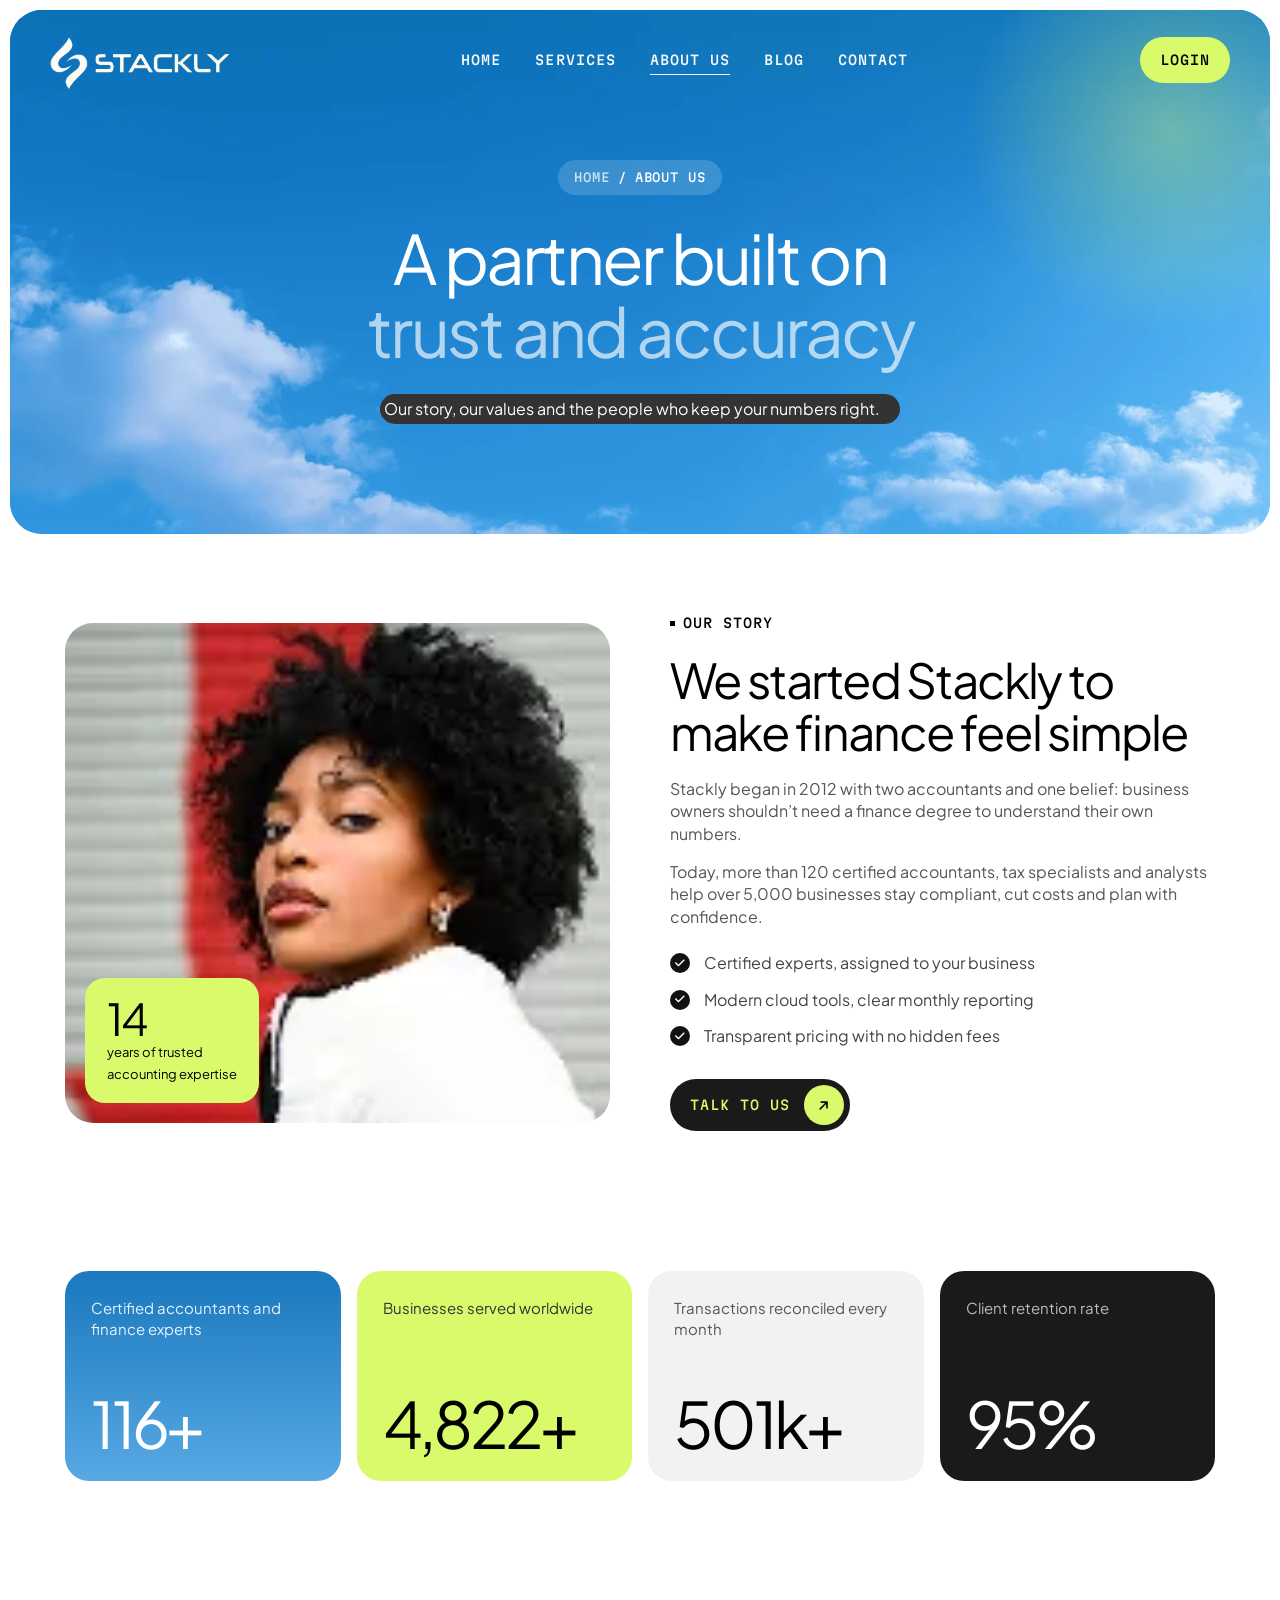
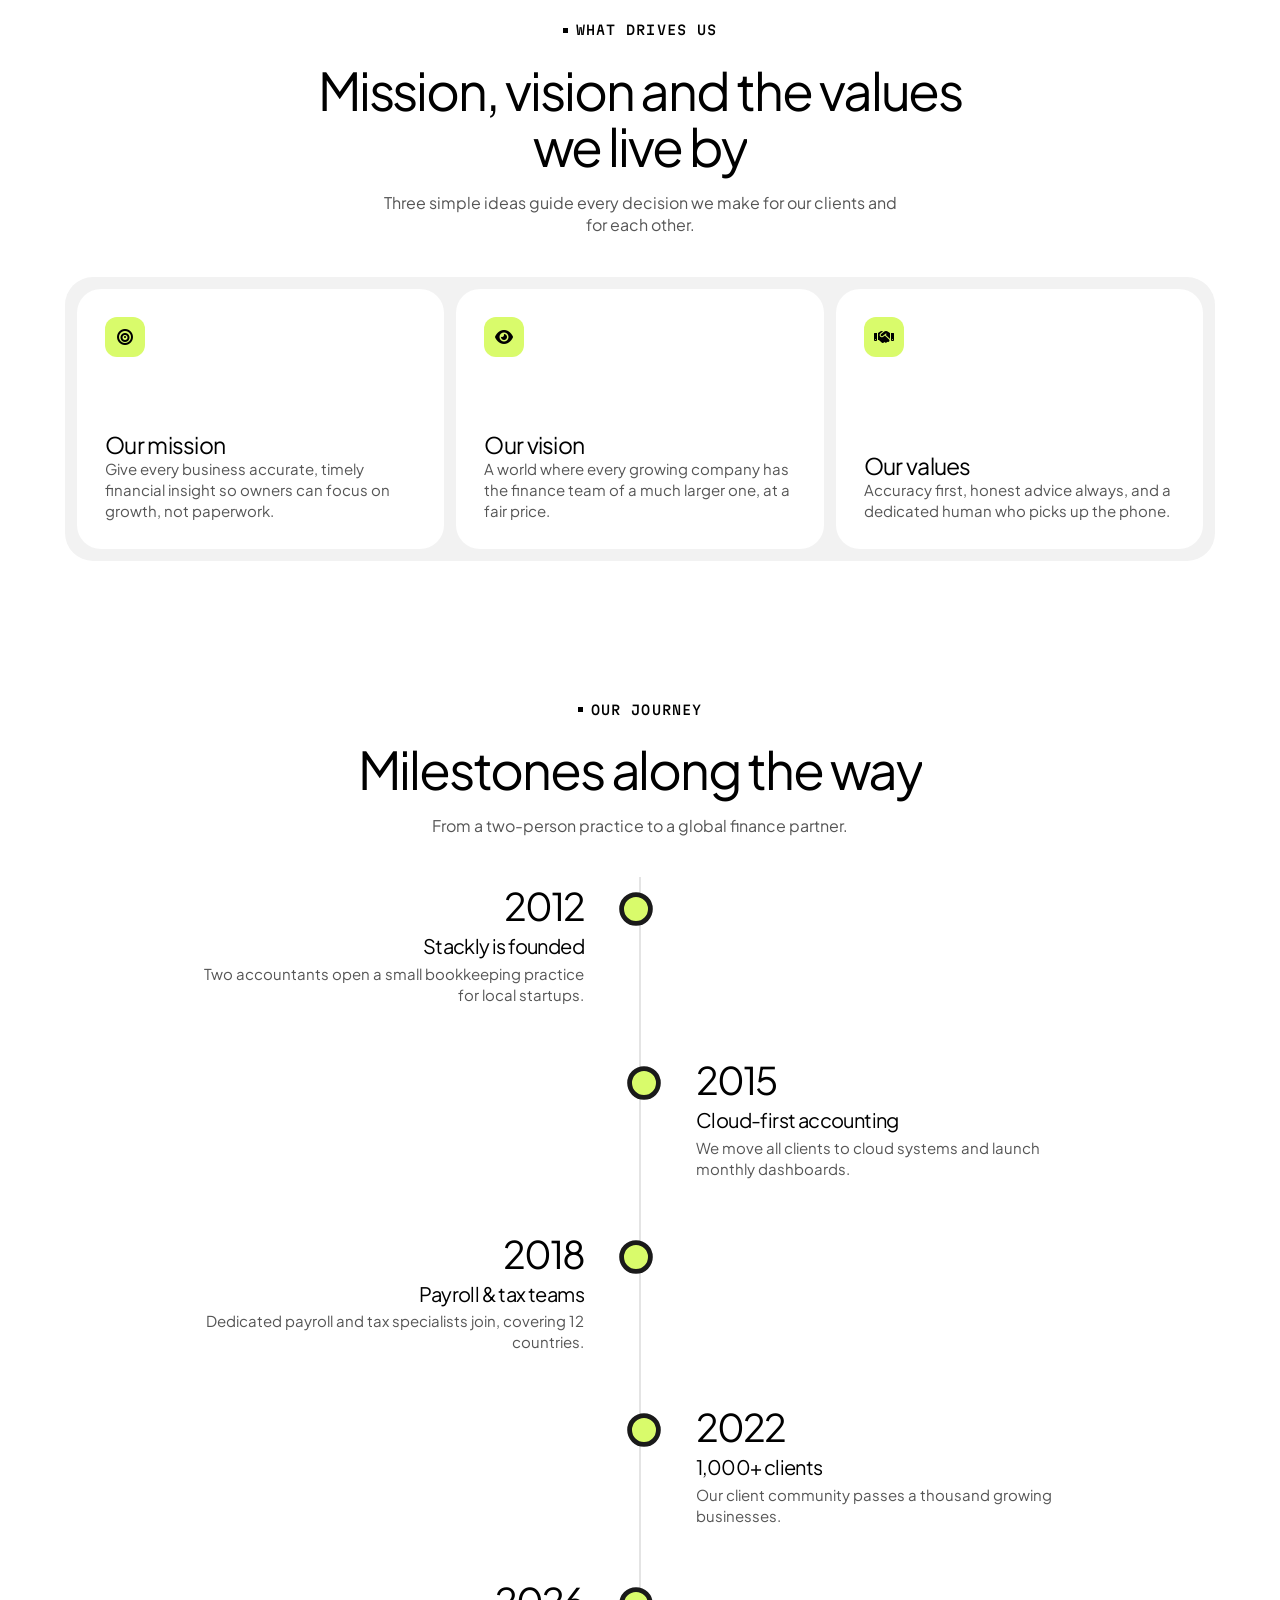
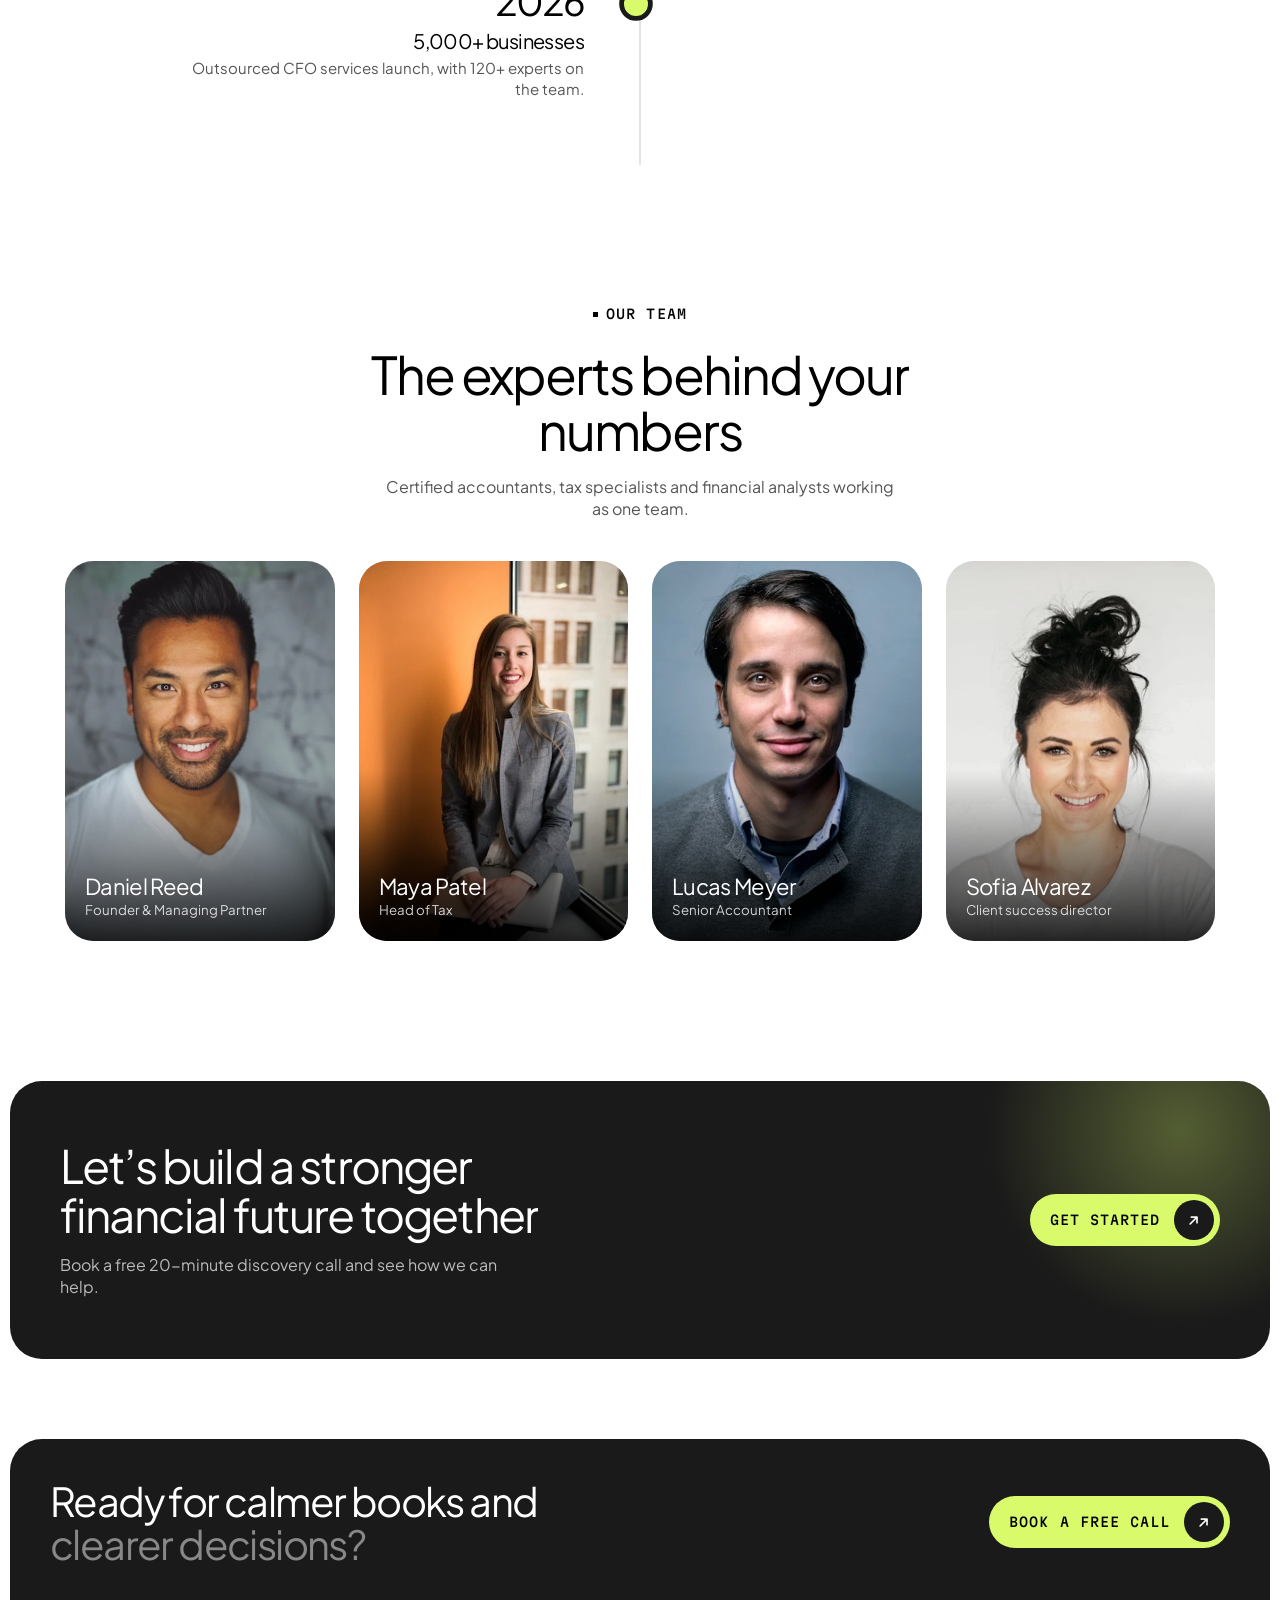
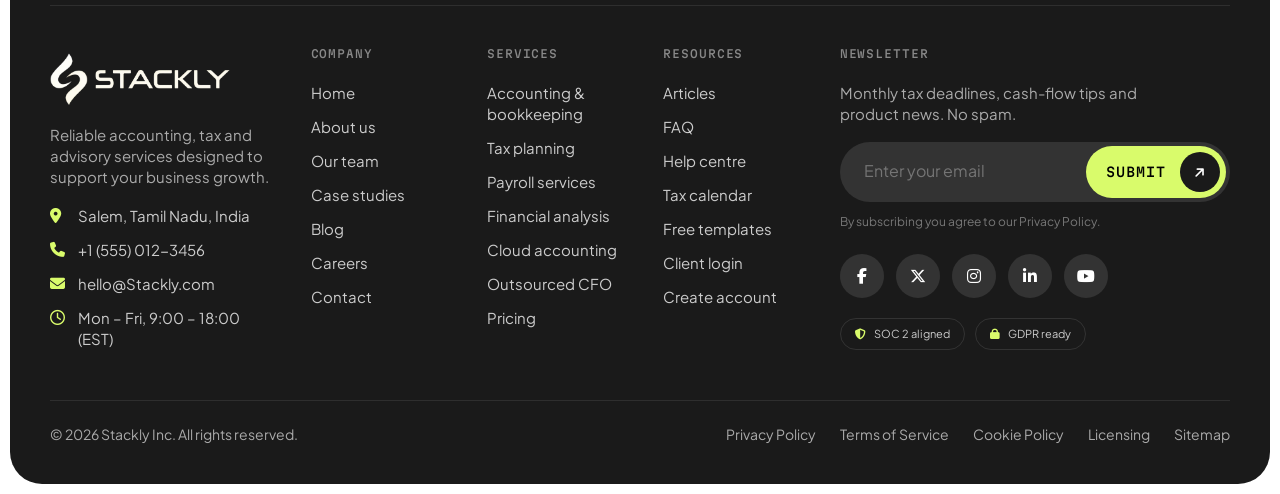
<file: about.html>
<!DOCTYPE html>
<html lang="en">

<head>
    <meta charset="UTF-8">
    <meta name="viewport" content="width=device-width, initial-scale=1">
    <title>About us – Stackly</title>
    <meta name="description" content="Meet the certified accountants and finance experts behind Stackly.">
    <link rel="preconnect" href="https://fonts.googleapis.com">
    <link rel="preconnect" href="https://fonts.gstatic.com" crossorigin>
    <link href="https://fonts.googleapis.com/css2?family=Plus+Jakarta+Sans:wght@300;400;500&family=Martian+Mono:wght@400;500&display=swap" rel="stylesheet">
    <link rel="stylesheet" href="https://cdnjs.cloudflare.com/ajax/libs/font-awesome/6.5.2/css/all.min.css">
    <link rel="stylesheet" href="style.css">
    <link rel="stylesheet" href="pages.css">
</head>

<body>
    <div id="loader"><img src="./src/logo/Untitled design (1)-compressed_11zon.webp" alt="Stackly"></div>
    <div id="bar"></div>
    <button id="up" aria-label="Back to top"><i class="fa-solid fa-arrow-up"></i></button>

    <header class="hero phero" id="home">
        <img class="bgimg" src="./src/6929d3408e9ff6a515b9eee8_ai-hero (1)-compressed.webp" alt="" loading="eager">
        <nav>
            <a href="./index.html" class="logo" style="width: 180px;height:60px"><img style="width:100%;height:60px;object-fit: cover;" src="./src/logo/Untitled design (1)-compressed_11zon.webp" alt="Stackly"></a>
            <div class="links mono" id="links">
                <a href="./index.html">Home</a>
                <a href="./service.html">Services</a>
                <a href="./about.html" class="active">About us</a>
                <a href="./blog.html">Blog</a>
                <a href="./contact.html">Contact</a>
                <a href="./login.html" class="pill mono nav-login-mobile" style="background:var(--lime);color:#000">Login</a>
            </div>
            <a href="./login.html" class="pill mono nav-login-desktop" style="background:var(--lime);color:#000">Login</a>
            <button class="burger" id="burger" aria-label="Menu"><span></span><span></span></button>
        </nav>
        <div class="hero-c">
            <div class="crumbs mono"><a href="./index.html">Home</a> <span>/</span> About us</div>
            <h1>A partner built on <span>trust and accuracy</span></h1>
            <p class="sub">Our story, our values and the people who keep your numbers right.</p>
        </div>
    </header>

    <section id="story">
        <div class="wrap">
            <div class="split">
                <div class="media rv" data-r="left">
                    <img src="./src/p2.webp" alt="The Stackly team at work" loading="lazy">
                    <div class="float-badge"><b>14</b><span>years of trusted<br>accounting expertise</span></div>
                </div>
                <div class="txt rv" data-r="right">
                    <div class="eyebrow mono" style="justify-content:flex-start">Our story</div>
                    <h2>We started Stackly to make finance feel simple</h2>
                    <p>Stackly began in 2012 with two accountants and one belief: business owners shouldn’t need a finance degree to understand their own numbers.</p>
                    <p>Today, more than 120 certified accountants, tax specialists and analysts help over 5,000 businesses stay compliant, cut costs and plan with confidence.</p>
                    <ul class="ticks">
                        <li>Certified experts, assigned to your business</li>
                        <li>Modern cloud tools, clear monthly reporting</li>
                        <li>Transparent pricing with no hidden fees</li>
                    </ul>
                    <a href="./contact.html" class="btn dark mono">Talk to us <i class="fa-solid fa-arrow-right"></i></a>
                </div>
            </div>
        </div>
    </section>

    <section>
        <div class="wrap">
            <div class="kpis stagger">
                <div class="kpi sky"><p>Certified accountants and finance experts</p><div class="big"><span class="count" data-to="120">0</span>+</div></div>
                <div class="kpi lime"><p>Businesses served worldwide</p><div class="big"><span class="count" data-to="5000" data-sep="1">0</span>+</div></div>
                <div class="kpi"><p>Transactions reconciled every month</p><div class="big"><span class="count" data-to="520">0</span>k+</div></div>
                <div class="kpi ink"><p>Client retention rate</p><div class="big"><span class="count" data-to="98">0</span>%</div></div>
            </div>
        </div>
    </section>

    <section id="values">
        <div class="wrap">
            <div class="head rv">
                <div class="eyebrow mono">What drives us</div>
                <h2>Mission, vision and the values we live by</h2>
                <p>Three simple ideas guide every decision we make for our clients and for each other.</p>
            </div>
            <div class="panel vals rv">
                <div class="c"><div class="ico"><i class="fa-solid fa-bullseye"></i></div>
                    <div><h3>Our mission</h3><p>Give every business accurate, timely financial insight so owners can focus on growth, not paperwork.</p></div></div>
                <div class="c"><div class="ico"><i class="fa-solid fa-eye"></i></div>
                    <div><h3>Our vision</h3><p>A world where every growing company has the finance team of a much larger one, at a fair price.</p></div></div>
                <div class="c"><div class="ico"><i class="fa-solid fa-handshake"></i></div>
                    <div><h3>Our values</h3><p>Accuracy first, honest advice always, and a dedicated human who picks up the phone.</p></div></div>
            </div>
        </div>
    </section>

    <section id="journey">
        <div class="wrap">
            <div class="head rv">
                <div class="eyebrow mono">Our journey</div>
                <h2>Milestones along the way</h2>
                <p>From a two-person practice to a global finance partner.</p>
            </div>
            <div class="tl">
                <i class="fill"></i>
                <div class="ti rv" data-r="left"><div class="yr">2012</div><h3>Stackly is founded</h3><p>Two accountants open a small bookkeeping practice for local startups.</p></div>
                <div class="ti rv" data-r="right"><div class="yr">2015</div><h3>Cloud-first accounting</h3><p>We move all clients to cloud systems and launch monthly dashboards.</p></div>
                <div class="ti rv" data-r="left"><div class="yr">2018</div><h3>Payroll &amp; tax teams</h3><p>Dedicated payroll and tax specialists join, covering 12 countries.</p></div>
                <div class="ti rv" data-r="right"><div class="yr">2022</div><h3>1,000+ clients</h3><p>Our client community passes a thousand growing businesses.</p></div>
                <div class="ti rv" data-r="left"><div class="yr">2026</div><h3>5,000+ businesses</h3><p>Outsourced CFO services launch, with 120+ experts on the team.</p></div>
            </div>
        </div>
    </section>

    <section id="team">
        <div class="wrap">
            <div class="head rv">
                <div class="eyebrow mono">Our team</div>
                <h2>The experts behind your numbers</h2>
                <p>Certified accountants, tax specialists and financial analysts working as one team.</p>
            </div>
            <div class="team rv">
                <div class="mem"><img src="./src/persons/image7-compressed.webp" alt="Daniel Reed" loading="lazy"><div><h3>Daniel Reed</h3><small>Founder &amp; Managing Partner</small></div></div>
                <div class="mem"><img src="./src/persons/image10-compressed.webp" alt="Maya Patel" loading="lazy"><div><h3>Maya Patel</h3><small>Head of Tax</small></div></div>
                <div class="mem"><img src="./src/persons/image9-compressed.webp" alt="Lucas Meyer" loading="lazy"><div><h3>Lucas Meyer</h3><small>Senior Accountant</small></div></div>
                <div class="mem"><img src="./src/persons/image8-compressed.webp" alt="Sofia Alvarez" loading="lazy"><div><h3>Sofia Alvarez</h3><small>Client success director</small></div></div>
            </div>
        </div>
    </section>

    <section>
        <div class="cta2 rv" data-r="zoom">
            <div>
                <h2 class="split-words">Let’s build a stronger financial future together</h2>
                <p>Book a free 20-minute discovery call and see how we can help.</p>
            </div>
            <a href="./contact.html" class="btn mono pulse">Get started <i class="fa-solid fa-arrow-right"></i></a>
        </div>
    </section>


    <footer class="ft">
        <div class="ft-cta">
            <h3>Ready for calmer books and <span>clearer decisions?</span></h3>
            <a href="./contact.html" class="btn mono">Book a free call <i class="fa-solid fa-arrow-right"></i></a>
        </div>

        <div class="ft-grid">
            <div class="ft-brand">
                <a href="./index.html" class="logo" style="width: 180px;height:60px"><img style="width:100%;height:60px;object-fit: cover;" src="./src/logo/Untitled design (1)-compressed_11zon.webp" alt="Stackly"></a>
                <p>Reliable accounting, tax and advisory services designed to support your business growth.</p>
                <ul class="ft-contact">
                    <li><i class="fa-solid fa-location-dot"></i><span>Salem, Tamil Nadu, India</span></li>
                    <li><i class="fa-solid fa-phone"></i><a href="tel:+15550123456">+1 (555) 012-3456</a></li>
                    <li><i class="fa-solid fa-envelope"></i><a href="mailto:hello@Stackly.com">hello@Stackly.com</a></li>
                    <li><i class="fa-regular fa-clock"></i><span>Mon – Fri, 9:00 – 18:00 (EST)</span></li>
                </ul>
            </div>

            <div>
                <h4>Company</h4>
                <ul>
                    <li><a href="./index.html">Home</a></li>
                    <li><a href="./about.html">About us</a></li>
                    <li><a href="./about.html#team">Our team</a></li>
                    <li><a href="./index.html#cases">Case studies</a></li>
                    <li><a href="./blog.html">Blog</a></li>
                    <li><a href="./404.html">Careers</a></li>
                    <li><a href="./contact.html">Contact</a></li>
                </ul>
            </div>

            <div>
                <h4>Services</h4>
                <ul>
                    <li><a href="./service.html#services">Accounting &amp; bookkeeping</a></li>
                    <li><a href="./service.html#services">Tax planning</a></li>
                    <li><a href="./service.html#services">Payroll services</a></li>
                    <li><a href="./service.html#services">Financial analysis</a></li>
                    <li><a href="./service.html#services">Cloud accounting</a></li>
                    <li><a href="./service.html#services">Outsourced CFO</a></li>
                    <li><a href="./service.html#pricing">Pricing</a></li>
                </ul>
            </div>

            <div>
                <h4>Resources</h4>
                <ul>
                    <li><a href="./blog.html">Articles</a></li>
                    <li><a href="./service.html#faq">FAQ</a></li>
                    <li><a href="./404.html">Help centre</a></li>
                    <li><a href="./404.html">Tax calendar</a></li>
                    <li><a href="./404.html">Free templates</a></li>
                    <li><a href="./login.html">Client login</a></li>
                    <li><a href="./signup.html">Create account</a></li>
                </ul>
            </div>

            <div class="ft-news">
                <h4>Newsletter</h4>
                <p>Monthly tax deadlines, cash-flow tips and product news. No spam.</p>
                <form class="sub" onsubmit="event.preventDefault();this.querySelector('b').textContent='Thanks!'">
                    <input type="email" placeholder="Enter your email" required aria-label="Email">
                    <button class="btn mono"><b style="font-weight:500">Submit</b> <i class="fa-solid fa-arrow-right"></i></button>
                </form>
                <small>By subscribing you agree to our Privacy Policy.</small>
                <div class="social">
                    <a href="./404.html" aria-label="Facebook"><i class="fa-brands fa-facebook-f"></i></a>
                    <a href="./404.html" aria-label="X"><i class="fa-brands fa-x-twitter"></i></a>
                    <a href="./404.html" aria-label="Instagram"><i class="fa-brands fa-instagram"></i></a>
                    <a href="./404.html" aria-label="LinkedIn"><i class="fa-brands fa-linkedin-in"></i></a>
                    <a href="./404.html" aria-label="YouTube"><i class="fa-brands fa-youtube"></i></a>
                </div>
                <div class="ft-badges">
                    <span><i class="fa-solid fa-shield-halved"></i> SOC 2 aligned</span>
                    <span><i class="fa-solid fa-lock"></i> GDPR ready</span>
                </div>
            </div>
        </div>

        <div class="ft-bottom">
            <span>© 2026 Stackly Inc. All rights reserved.</span>
            <div class="legal">
                <a href="./404.html">Privacy Policy</a><a href="./404.html">Terms of Service</a><a href="./404.html">Cookie Policy</a><a href="./404.html">Licensing</a><a href="./404.html">Sitemap</a>
            </div>
        </div>
    </footer>


    <script src="pages.js"></script>
</body>

</html>
</file>
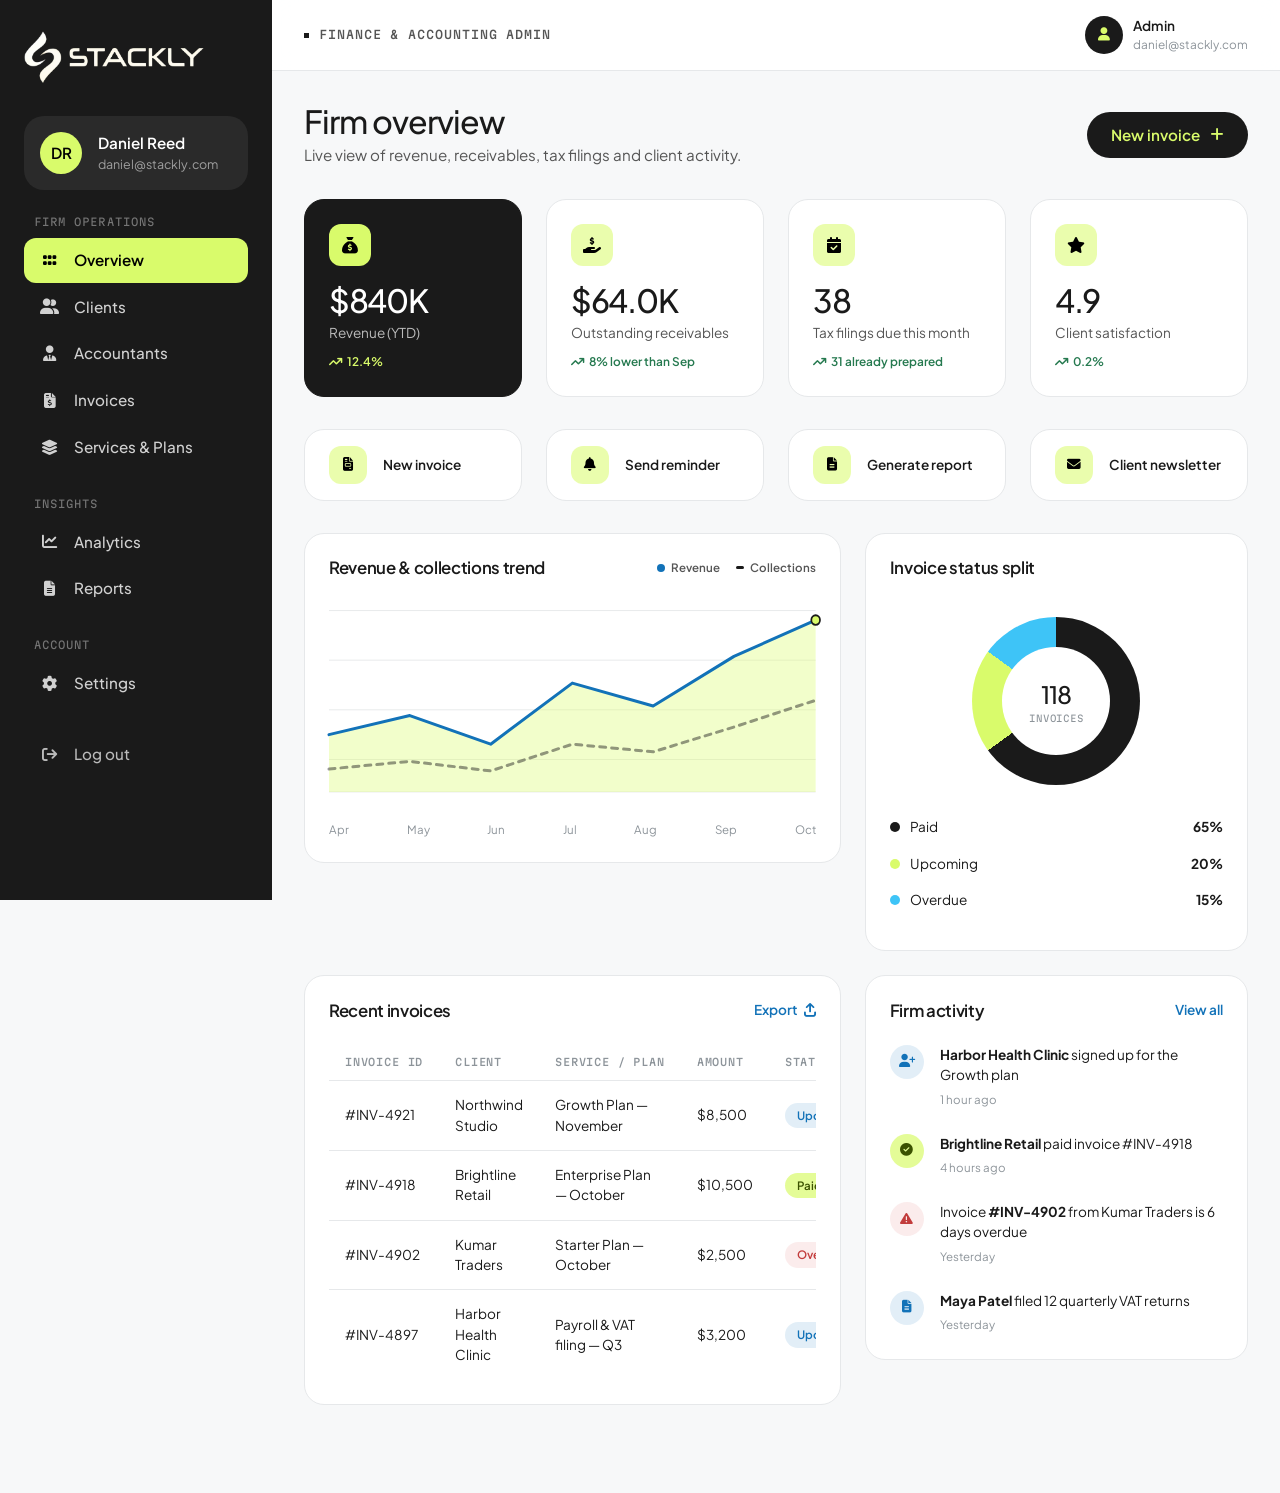
<file: admin.html>
<!DOCTYPE html>
<html lang="en">
<head>
    <meta charset="UTF-8" />
    <meta name="viewport" content="width=device-width, initial-scale=1.0" />
    <title>Admin Dashboard – Stackly Finance</title>
    <link rel="preconnect" href="https://fonts.googleapis.com">
    <link rel="preconnect" href="https://fonts.gstatic.com" crossorigin>
    <link href="https://fonts.googleapis.com/css2?family=Plus+Jakarta+Sans:wght@300;400;500;600&family=Martian+Mono:wght@400;500&display=swap" rel="stylesheet" />
    <link rel="stylesheet" href="https://cdnjs.cloudflare.com/ajax/libs/font-awesome/6.5.2/css/all.min.css" />
    <link rel="stylesheet" href="dashboard.css" />
</head>
<body>
<div class="toast" id="toast"><i class="fa-solid fa-circle-check"></i><span></span></div>

<div class="dash-shell">

    <!-- ============ SIDEBAR ============ -->
    <aside class="sidebar" id="sidebar">
        <div class="sidebar-top">
            <a href="./index.html" class="logo" style="width:180px;height:60px"><img style="width:100%;height:60px;object-fit:cover" src="./src/logo/Untitled design (1)-compressed_11zon.webp" alt="Stackly"></a>
            <button class="sidebar-close" id="sidebarClose" aria-label="Close menu"><i class="fa-solid fa-xmark"></i></button>
        </div>

        <div class="sidebar-user">
            <div class="sidebar-avatar">DR</div>
            <div>
                <p class="sidebar-user-name">Daniel Reed</p>
                <p class="sidebar-user-email">daniel@stackly.com</p>
            </div>
        </div>

        <nav class="sidebar-nav">
            <p class="nav-label">Firm operations</p>
            <a href="#overview" class="nav-link active" data-section="overview"><i class="fa-solid fa-grip"></i> Overview</a>
            <a href="#clients" class="nav-link" data-section="clients"><i class="fa-solid fa-user-group"></i> Clients</a>
            <a href="#staff" class="nav-link" data-section="staff"><i class="fa-solid fa-user-tie"></i> Accountants</a>
            <a href="#requests" class="nav-link" data-section="requests"><i class="fa-solid fa-file-invoice-dollar"></i> Invoices</a>
            <a href="#departments" class="nav-link" data-section="departments"><i class="fa-solid fa-layer-group"></i> Services &amp; Plans</a>

            <p class="nav-label">Insights</p>
            <a href="#analytics" class="nav-link" data-section="analytics"><i class="fa-solid fa-chart-line"></i> Analytics</a>
            <a href="#reports" class="nav-link" data-section="reports"><i class="fa-solid fa-file-lines"></i> Reports</a>

            <p class="nav-label">Account</p>
            <a href="#settings" class="nav-link" data-section="settings"><i class="fa-solid fa-gear"></i> Settings</a>
            <a href="./login.html" class="nav-link nav-link-danger"><i class="fa-solid fa-arrow-right-from-bracket"></i> Log out</a>
        </nav>
    </aside>

    <div class="sidebar-overlay" id="sidebarOverlay"></div>

    <!-- ============ MAIN ============ -->
    <div class="dash-main">

        <header class="topbar">
            <button class="menu-toggle" id="menuToggle" aria-label="Open menu"><i class="fa-solid fa-bars"></i></button>
            <div class="topbar-search">Finance &amp; Accounting Admin</div>
            <div class="topbar-actions">
                <div class="topbar-user">
                    <div class="topbar-avatar"><i class="fa-solid fa-user"></i></div>
                    <div class="topbar-user-text">
                        <p class="topbar-user-name">Admin</p>
                        <p class="topbar-user-email"><span id="dashboardEmail">daniel@stackly.com</span></p>
                    </div>
                </div>
            </div>
        </header>

        <!-- ============ OVERVIEW ============ -->
        <section class="dash-section active" id="overview">
            <div class="section-head">
                <div>
                    <h1>Firm overview</h1>
                    <p class="section-sub">Live view of revenue, receivables, tax filings and client activity.</p>
                </div>
                <a href="#" class="btn-primary" data-toast="Invoice builder coming soon">New invoice <i class="fa-solid fa-plus"></i></a>
            </div>

            <div class="kpi-grid">
                <div class="kpi-card">
                    <span class="kpi-icon"><i class="fa-solid fa-sack-dollar"></i></span>
                    <h3 data-count="842" data-pre="$" data-suf="K">$842K</h3>
                    <p>Revenue (YTD)</p>
                    <span class="kpi-trend kpi-trend-up"><i class="fa-solid fa-arrow-trend-up"></i> 12.4%</span>
                </div>
                <div class="kpi-card">
                    <span class="kpi-icon"><i class="fa-solid fa-hand-holding-dollar"></i></span>
                    <h3 data-count="64.2" data-pre="$" data-suf="K">$64.2K</h3>
                    <p>Outstanding receivables</p>
                    <span class="kpi-trend kpi-trend-up"><i class="fa-solid fa-arrow-trend-up"></i> 8% lower than Sep</span>
                </div>
                <div class="kpi-card">
                    <span class="kpi-icon"><i class="fa-solid fa-calendar-check"></i></span>
                    <h3 data-count="38">38</h3>
                    <p>Tax filings due this month</p>
                    <span class="kpi-trend kpi-trend-up"><i class="fa-solid fa-arrow-trend-up"></i> 31 already prepared</span>
                </div>
                <div class="kpi-card">
                    <span class="kpi-icon"><i class="fa-solid fa-star"></i></span>
                    <h3 data-count="4.9">4.9</h3>
                    <p>Client satisfaction</p>
                    <span class="kpi-trend kpi-trend-up"><i class="fa-solid fa-arrow-trend-up"></i> 0.2%</span>
                </div>
            </div>

            <div class="quick-actions">
                <a href="#" class="quick-action" data-toast="Invoice builder coming soon"><span class="quick-action-icon"><i class="fa-solid fa-file-invoice"></i></span>New invoice</a>
                <a href="#" class="quick-action" data-toast="Payment reminders sent"><span class="quick-action-icon"><i class="fa-solid fa-bell"></i></span>Send reminder</a>
                <a href="#" class="quick-action" data-toast="Generating report…"><span class="quick-action-icon"><i class="fa-solid fa-file-lines"></i></span>Generate report</a>
                <a href="#" class="quick-action" data-toast="Newsletter draft opened"><span class="quick-action-icon"><i class="fa-solid fa-envelope"></i></span>Client newsletter</a>
            </div>

            <div class="content-grid overview-charts">
                <div class="panel">
                    <div class="panel-head">
                        <h2>Revenue &amp; collections trend</h2>
                        <div class="panel-head-actions">
                            <span class="chart-legend-inline"><span class="dot-swatch" style="--c:var(--blue)"></span>Revenue</span>
                            <span class="chart-legend-inline"><span class="dot-swatch dot-swatch-line" style="--c:var(--ink)"></span>Collections</span>
                        </div>
                    </div>
                    <div class="line-chart-wrap">
                        <svg class="line-chart" viewBox="0 0 560 220" preserveAspectRatio="none" role="img" aria-label="Revenue and collections over the last 7 months">
                            <g class="line-chart-grid">
                                <line x1="0" y1="10" x2="560" y2="10"></line><line x1="0" y1="62" x2="560" y2="62"></line>
                                <line x1="0" y1="114" x2="560" y2="114"></line><line x1="0" y1="166" x2="560" y2="166"></line>
                                <line x1="0" y1="200" x2="560" y2="200"></line>
                            </g>
                            <polygon class="line-chart-area" points="0,140 93,120 186,150 280,86 373,110 466,58 560,20 560,200 0,200"></polygon>
                            <polyline class="line-chart-path line-chart-path-revenue" points="0,140 93,120 186,150 280,86 373,110 466,58 560,20"></polyline>
                            <polyline class="line-chart-path line-chart-path-orders" points="0,176 93,168 186,178 280,150 373,158 466,132 560,104"></polyline>
                            <g class="line-chart-dots"><circle cx="560" cy="20" r="5"></circle></g>
                        </svg>
                        <div class="line-chart-labels"><span>Apr</span><span>May</span><span>Jun</span><span>Jul</span><span>Aug</span><span>Sep</span><span>Oct</span></div>
                    </div>
                </div>

                <div class="panel">
                    <div class="panel-head"><h2>Invoice status split</h2></div>
                    <div class="donut-wrap">
                        <div class="donut-chart" style="--p1:65;--p2:20;--p3:15">
                            <div class="donut-center"><strong>118</strong><span>invoices</span></div>
                        </div>
                        <ul class="legend-list donut-legend">
                            <li><span class="legend-dot" style="--c:var(--ink)"></span> Paid <strong>65%</strong></li>
                            <li><span class="legend-dot" style="--c:var(--lime)"></span> Upcoming <strong>20%</strong></li>
                            <li><span class="legend-dot" style="--c:var(--sky)"></span> Overdue <strong>15%</strong></li>
                        </ul>
                    </div>
                </div>
            </div>

            <div class="content-grid">
                <div class="panel">
                    <div class="panel-head">
                        <h2>Recent invoices</h2>
                        <a href="#" class="link-read" data-toast="Export started">Export <i class="fa-solid fa-arrow-up-from-bracket"></i></a>
                    </div>
                    <div class="table-wrap">
                        <table>
                            <thead><tr><th>Invoice ID</th><th>Client</th><th>Service / Plan</th><th>Amount</th><th>Status</th><th></th></tr></thead>
                            <tbody>
                                <tr><td>#INV-4921</td><td>Northwind Studio</td><td>Growth Plan — November</td><td>$8,500</td><td><span class="status status-transit">Upcoming</span></td><td><a href="#" class="link-read" data-toast="Opening invoice">View</a></td></tr>
                                <tr><td>#INV-4918</td><td>Brightline Retail</td><td>Enterprise Plan — October</td><td>$10,500</td><td><span class="status status-delivered">Paid</span></td><td><a href="#" class="link-read" data-toast="Opening invoice">View</a></td></tr>
                                <tr><td>#INV-4902</td><td>Kumar Traders</td><td>Starter Plan — October</td><td>$2,500</td><td><span class="status status-pending">Overdue</span></td><td><a href="#" class="link-read" data-toast="Opening invoice">View</a></td></tr>
                                <tr><td>#INV-4897</td><td>Harbor Health Clinic</td><td>Payroll &amp; VAT filing — Q3</td><td>$3,200</td><td><span class="status status-transit">Upcoming</span></td><td><a href="#" class="link-read" data-toast="Opening invoice">View</a></td></tr>
                            </tbody>
                        </table>
                    </div>
                </div>

                <div class="panel">
                    <div class="panel-head">
                        <h2>Firm activity</h2>
                        <a href="#" class="link-read" data-toast="Full activity log coming soon">View all</a>
                    </div>
                    <ul class="activity-feed">
                        <li class="activity-item"><span class="activity-icon activity-icon-transit"><i class="fa-solid fa-user-plus"></i></span>
                            <div><p><strong>Harbor Health Clinic</strong> signed up for the Growth plan</p><span class="activity-time">1 hour ago</span></div></li>
                        <li class="activity-item"><span class="activity-icon activity-icon-delivered"><i class="fa-solid fa-circle-check"></i></span>
                            <div><p><strong>Brightline Retail</strong> paid invoice #INV-4918</p><span class="activity-time">4 hours ago</span></div></li>
                        <li class="activity-item"><span class="activity-icon activity-icon-pending"><i class="fa-solid fa-triangle-exclamation"></i></span>
                            <div><p>Invoice <strong>#INV-4902</strong> from Kumar Traders is 6 days overdue</p><span class="activity-time">Yesterday</span></div></li>
                        <li class="activity-item"><span class="activity-icon activity-icon-transit"><i class="fa-solid fa-file-lines"></i></span>
                            <div><p><strong>Maya Patel</strong> filed 12 quarterly VAT returns</p><span class="activity-time">Yesterday</span></div></li>
                    </ul>
                </div>
            </div>
        </section>

        <!-- ============ CLIENTS ============ -->
        <section class="dash-section" id="clients">
            <div class="section-head">
                <div>
                    <h1>Clients</h1>
                    <p class="section-sub">All client accounts across every plan.</p>
                </div>
                <a href="#" class="btn-primary" data-toast="Add-client form coming soon">Add client <i class="fa-solid fa-plus"></i></a>
            </div>

            <div class="kpi-grid kpi-grid-3">
                <div class="kpi-card"><span class="kpi-icon"><i class="fa-solid fa-users"></i></span><h3>2,400</h3><p>Total clients</p></div>
                <div class="kpi-card"><span class="kpi-icon"><i class="fa-solid fa-user-check"></i></span><h3>2,096</h3><p>Active clients</p></div>
                <div class="kpi-card"><span class="kpi-icon"><i class="fa-solid fa-user-clock"></i></span><h3>52</h3><p>New clients this week</p></div>
            </div>

            <div class="filter-tabs">
                <button class="filter-tab active" data-f="all">All</button>
                <button class="filter-tab" data-f="active">Active</button>
                <button class="filter-tab" data-f="trial">Trial</button>
                <button class="filter-tab" data-f="new">New this month</button>
            </div>

            <div class="panel">
                <div class="table-wrap">
                    <table>
                        <thead><tr><th>Name</th><th>Email</th><th>Plan tier</th><th>Status</th><th></th></tr></thead>
                        <tbody>
                            <tr data-tag="active"><td>Ravi Kumar</td><td>ravi@kumartraders.com</td><td><span class="role-badge role-growth">Growth</span></td><td><span class="status status-delivered">Active</span></td><td><a href="#" class="link-read" data-toast="Opening client">Manage</a></td></tr>
                            <tr data-tag="active"><td>Anitha Menon</td><td>anitha@brightline.com</td><td><span class="role-badge role-admin">Enterprise</span></td><td><span class="status status-delivered">Active</span></td><td><a href="#" class="link-read" data-toast="Opening client">Manage</a></td></tr>
                            <tr data-tag="trial new"><td>Dr. S. Iyer</td><td>s.iyer@harborhealth.com</td><td><span class="role-badge role-customer">Starter</span></td><td><span class="status status-pending">Trial</span></td><td><a href="#" class="link-read" data-toast="Opening client">Manage</a></td></tr>
                            <tr data-tag="active new"><td>Priya Venkat</td><td>priya@northwind.com</td><td><span class="role-badge role-growth">Growth</span></td><td><span class="status status-delivered">Active</span></td><td><a href="#" class="link-read" data-toast="Opening client">Manage</a></td></tr>
                        </tbody>
                    </table>
                    <p class="empty-row">No clients in this group yet.</p>
                </div>
            </div>
        </section>

        <!-- ============ ACCOUNTANTS ============ -->
        <section class="dash-section" id="staff">
            <div class="section-head">
                <div>
                    <h1>Accountants</h1>
                    <p class="section-sub">Manage your finance team and client assignments.</p>
                </div>
                <a href="#" class="btn-primary" data-toast="Invite form coming soon">Add team member <i class="fa-solid fa-plus"></i></a>
            </div>

            <div class="kpi-grid kpi-grid-3">
                <div class="kpi-card"><span class="kpi-icon"><i class="fa-solid fa-user-tie"></i></span><h3>120</h3><p>Certified accountants</p></div>
                <div class="kpi-card"><span class="kpi-icon"><i class="fa-solid fa-sitemap"></i></span><h3>6</h3><p>Service teams</p></div>
                <div class="kpi-card"><span class="kpi-icon"><i class="fa-solid fa-user-clock"></i></span><h3>4</h3><p>Open roles</p></div>
            </div>

            <div class="filter-tabs">
                <button class="filter-tab active" data-f="all">All</button>
                <button class="filter-tab" data-f="tax">Tax</button>
                <button class="filter-tab" data-f="bookkeeping">Bookkeeping</button>
                <button class="filter-tab" data-f="advisory">Advisory</button>
            </div>

            <div class="team-dash-grid">
                <div class="team-dash-card" data-tag="advisory"><div class="team-dash-avatar">DR</div><h3>Daniel Reed</h3><p>Founder &amp; Managing Partner</p><a href="#" class="link-read" data-toast="Opening profile">View profile</a></div>
                <div class="team-dash-card" data-tag="tax"><div class="team-dash-avatar">MP</div><h3>Maya Patel</h3><p>Head of Tax</p><a href="#" class="link-read" data-toast="Opening profile">View profile</a></div>
                <div class="team-dash-card" data-tag="bookkeeping"><div class="team-dash-avatar">LM</div><h3>Lucas Meyer</h3><p>Senior Accountant</p><a href="#" class="link-read" data-toast="Opening profile">View profile</a></div>
                <div class="team-dash-card" data-tag="advisory"><div class="team-dash-avatar">SA</div><h3>Sofia Alvarez</h3><p>Client Success Director</p><a href="#" class="link-read" data-toast="Opening profile">View profile</a></div>
                <div class="team-dash-card" data-tag="tax"><div class="team-dash-avatar">AK</div><h3>Arjun Khanna</h3><p>VAT &amp; GST Specialist</p><a href="#" class="link-read" data-toast="Opening profile">View profile</a></div>
                <div class="team-dash-card" data-tag="bookkeeping"><div class="team-dash-avatar">NB</div><h3>Nina Brooks</h3><p>Payroll Lead</p><a href="#" class="link-read" data-toast="Opening profile">View profile</a></div>
            </div>
        </section>

        <!-- ============ INVOICES ============ -->
        <section class="dash-section" id="requests">
            <div class="section-head">
                <div>
                    <h1>Invoices</h1>
                    <p class="section-sub">Every invoice issued to clients, across all plans and services.</p>
                </div>
                <a href="#" class="btn-primary" data-toast="Invoice builder coming soon">New invoice <i class="fa-solid fa-plus"></i></a>
            </div>

            <div class="kpi-grid kpi-grid-3">
                <div class="kpi-card"><span class="kpi-icon"><i class="fa-solid fa-hourglass-half"></i></span><h3>7</h3><p>Pending review</p></div>
                <div class="kpi-card"><span class="kpi-icon"><i class="fa-solid fa-calendar-check"></i></span><h3>1,096</h3><p>Active subscriptions</p></div>
                <div class="kpi-card"><span class="kpi-icon"><i class="fa-solid fa-circle-check"></i></span><h3>742</h3><p>Invoices paid this year</p></div>
            </div>

            <div class="panel">
                <div class="panel-head">
                    <h2>All invoices</h2>
                    <a href="#" class="link-read" data-toast="Filters coming soon">Filter <i class="fa-solid fa-sliders"></i></a>
                </div>
                <div class="table-wrap">
                    <table>
                        <thead><tr><th>Invoice ID</th><th>Client</th><th>Plan</th><th>Amount</th><th>Payment method</th><th>Status</th><th></th></tr></thead>
                        <tbody>
                            <tr><td>#INV-4921</td><td>Northwind Studio</td><td>Growth</td><td>$8,500</td><td><span class="status status-delivered">Card on file</span></td><td><span class="status status-transit">Upcoming</span></td><td><a href="#" class="link-read" data-toast="Opening invoice">View</a></td></tr>
                            <tr><td>#INV-4918</td><td>Brightline Retail</td><td>Enterprise</td><td>$10,500</td><td><span class="status status-delivered">Bank transfer</span></td><td><span class="status status-delivered">Paid</span></td><td><a href="#" class="link-read" data-toast="Opening invoice">View</a></td></tr>
                            <tr><td>#INV-4902</td><td>Kumar Traders</td><td>Starter</td><td>$2,500</td><td><span class="status status-pending">Payment failed</span></td><td><span class="status status-pending">Overdue</span></td><td><a href="#" class="link-read" data-toast="Reminder sent">View</a></td></tr>
                            <tr><td>#INV-4897</td><td>Harbor Health Clinic</td><td>Growth</td><td>$8,500</td><td><span class="status status-delivered">Card on file</span></td><td><span class="status status-transit">Upcoming</span></td><td><a href="#" class="link-read" data-toast="Opening invoice">View</a></td></tr>
                            <tr><td>#INV-4889</td><td>Carlos Rivera</td><td>Starter</td><td>$2,500</td><td><span class="status status-delivered">Card on file</span></td><td><span class="status status-delivered">Paid</span></td><td><a href="#" class="link-read" data-toast="Opening invoice">View</a></td></tr>
                        </tbody>
                    </table>
                </div>
            </div>
        </section>

        <!-- ============ SERVICES & PLANS ============ -->
        <section class="dash-section" id="departments">
            <div class="section-head">
                <div>
                    <h1>Services &amp; plans</h1>
                    <p class="section-sub">Manage accounting services, subscription plans and team ownership.</p>
                </div>
                <a href="#" class="btn-primary" data-toast="Service editor coming soon">Add service <i class="fa-solid fa-plus"></i></a>
            </div>

            <div class="kpi-grid kpi-grid-3">
                <div class="kpi-card"><span class="kpi-icon"><i class="fa-solid fa-layer-group"></i></span><h3>6</h3><p>Service lines</p></div>
                <div class="kpi-card"><span class="kpi-icon"><i class="fa-solid fa-circle-check"></i></span><h3>18,420</h3><p>Filings &amp; reports completed</p></div>
                <div class="kpi-card"><span class="kpi-icon"><i class="fa-solid fa-triangle-exclamation"></i></span><h3>7</h3><p>Items awaiting client documents</p></div>
            </div>

            <div class="panel">
                <div class="panel-head">
                    <h2>Top services this year</h2>
                    <a href="#" class="link-read" data-toast="Full list coming soon">View all</a>
                </div>
                <div class="table-wrap">
                    <table>
                        <thead><tr><th>Service</th><th>Led by</th><th>Avg. turnaround</th><th>Engagements</th><th>Revenue</th><th></th></tr></thead>
                        <tbody>
                            <tr><td>Accounting &amp; bookkeeping</td><td>Lucas Meyer</td><td>5 days</td><td>912</td><td>$312,400</td><td><a href="#" class="link-read" data-toast="Opening editor">Edit</a></td></tr>
                            <tr><td>Tax planning &amp; compliance</td><td>Maya Patel</td><td>7 days</td><td>648</td><td>$226,100</td><td><a href="#" class="link-read" data-toast="Opening editor">Edit</a></td></tr>
                            <tr><td>Payroll services</td><td>Nina Brooks</td><td>2 days</td><td>410</td><td>$143,800</td><td><a href="#" class="link-read" data-toast="Opening editor">Edit</a></td></tr>
                            <tr><td>Outsourced CFO</td><td>Daniel Reed</td><td>Ongoing</td><td>96</td><td>$159,700</td><td><a href="#" class="link-read" data-toast="Opening editor">Edit</a></td></tr>
                        </tbody>
                    </table>
                </div>
            </div>
        </section>

        <!-- ============ ANALYTICS ============ -->
        <section class="dash-section" id="analytics">
            <div class="section-head">
                <div>
                    <h1>Analytics</h1>
                    <p class="section-sub">Performance across revenue, collections and client satisfaction.</p>
                </div>
                <a href="#" class="btn-primary" data-toast="Export started">Export report <i class="fa-solid fa-arrow-up-from-bracket"></i></a>
            </div>

            <div class="content-grid">
                <div class="panel">
                    <div class="panel-head"><h2>Revenue per month</h2><span class="link-read">Last 6 months</span></div>
                    <div class="bar-chart">
                        <div class="bar-col"><span class="bar" style="--h:48%"></span><label>May</label></div>
                        <div class="bar-col"><span class="bar" style="--h:62%"></span><label>Jun</label></div>
                        <div class="bar-col"><span class="bar" style="--h:41%"></span><label>Jul</label></div>
                        <div class="bar-col"><span class="bar" style="--h:76%"></span><label>Aug</label></div>
                        <div class="bar-col"><span class="bar" style="--h:59%"></span><label>Sep</label></div>
                        <div class="bar-col"><span class="bar bar-current" style="--h:94%"></span><label>Oct</label></div>
                    </div>
                </div>

                <div class="panel">
                    <div class="panel-head"><h2>Revenue by service</h2></div>
                    <ul class="legend-list">
                        <li><span class="legend-dot" style="--c:var(--ink)"></span> Bookkeeping <strong>38%</strong></li>
                        <li><span class="legend-dot" style="--c:var(--lime)"></span> Tax &amp; compliance <strong>27%</strong></li>
                        <li><span class="legend-dot" style="--c:var(--sky)"></span> Payroll <strong>21%</strong></li>
                        <li><span class="legend-dot" style="--c:var(--faint)"></span> Advisory &amp; other <strong>14%</strong></li>
                    </ul>
                    <div class="legend-bar">
                        <span style="--w:38%;--c:var(--ink)"></span><span style="--w:27%;--c:var(--lime)"></span>
                        <span style="--w:21%;--c:var(--sky)"></span><span style="--w:14%;--c:var(--faint)"></span>
                    </div>
                </div>
            </div>
        </section>

        <!-- ============ REPORTS ============ -->
        <section class="dash-section" id="reports">
            <div class="section-head">
                <div>
                    <h1>Reports</h1>
                    <p class="section-sub">Generate and download finance and compliance reports.</p>
                </div>
                <a href="#" class="btn-primary" data-toast="Report builder coming soon">New report <i class="fa-solid fa-plus"></i></a>
            </div>
            <div class="panel">
                <div class="panel-head"><h2>Generated reports</h2></div>
                <div class="table-wrap">
                    <table>
                        <thead><tr><th>Report</th><th>Type</th><th>Generated</th><th>Size</th><th></th></tr></thead>
                        <tbody>
                            <tr><td>Monthly Revenue Summary — September</td><td>Finance</td><td>Oct 01, 2026</td><td>1.4 MB</td><td><a href="#" class="link-read" data-toast="Download started">Download</a></td></tr>
                            <tr><td>Accounts Receivable Aging — Q3</td><td>Finance</td><td>Oct 05, 2026</td><td>920 KB</td><td><a href="#" class="link-read" data-toast="Download started">Download</a></td></tr>
                            <tr><td>VAT / GST Filing Status</td><td>Compliance</td><td>Sep 22, 2026</td><td>780 KB</td><td><a href="#" class="link-read" data-toast="Download started">Download</a></td></tr>
                            <tr><td>Client Satisfaction Survey</td><td>Clients</td><td>Sep 01, 2026</td><td>520 KB</td><td><a href="#" class="link-read" data-toast="Download started">Download</a></td></tr>
                        </tbody>
                    </table>
                </div>
            </div>
        </section>

        <!-- ============ SETTINGS ============ -->
        <section class="dash-section" id="settings">
            <div class="section-head">
                <div>
                    <h1>Settings</h1>
                    <p class="section-sub">Admin configuration and preferences.</p>
                </div>
            </div>

            <div class="content-grid">
                <div class="panel">
                    <div class="panel-head"><h2>Profile</h2></div>
                    <form class="settings-form" id="settingsForm">
                        <div class="form-grid">
                            <div class="field"><label for="sName">Full name</label><input type="text" id="sName" value="Daniel Reed" /></div>
                            <div class="field"><label for="sEmail">Email</label><input type="email" id="sEmail" value="daniel@stackly.com" /></div>
                            <div class="field"><label for="sPhone">Phone</label><input type="tel" id="sPhone" placeholder="Add phone number" /></div>
                            <div class="field"><label for="sRole">Role</label><input type="text" id="sRole" value="Admin — Managing Partner" disabled /></div>
                        </div>
                        <button type="submit" class="btn-primary">Save changes <i class="fa-solid fa-check"></i></button>
                    </form>
                </div>

                <div class="panel">
                    <div class="panel-head"><h2>Firm preferences</h2></div>
                    <div class="toggle-row">
                        <div><p class="toggle-title">New invoice alerts</p><p class="toggle-sub">Email when a new invoice is issued to a client</p></div>
                        <label class="switch"><input type="checkbox" checked /><span class="slider"></span></label>
                    </div>
                    <div class="toggle-row">
                        <div><p class="toggle-title">Overdue payment alerts</p><p class="toggle-sub">Notify when an invoice passes its due date</p></div>
                        <label class="switch"><input type="checkbox" checked /><span class="slider"></span></label>
                    </div>
                    <div class="toggle-row">
                        <div><p class="toggle-title">Weekly firm digest</p><p class="toggle-sub">Summary of revenue, filings and client updates</p></div>
                        <label class="switch"><input type="checkbox" checked /><span class="slider"></span></label>
                    </div>
                </div>
            </div>
        </section>

    </div>
</div>

<script src="dashboard.js"></script>
</body>
</html>
</file>
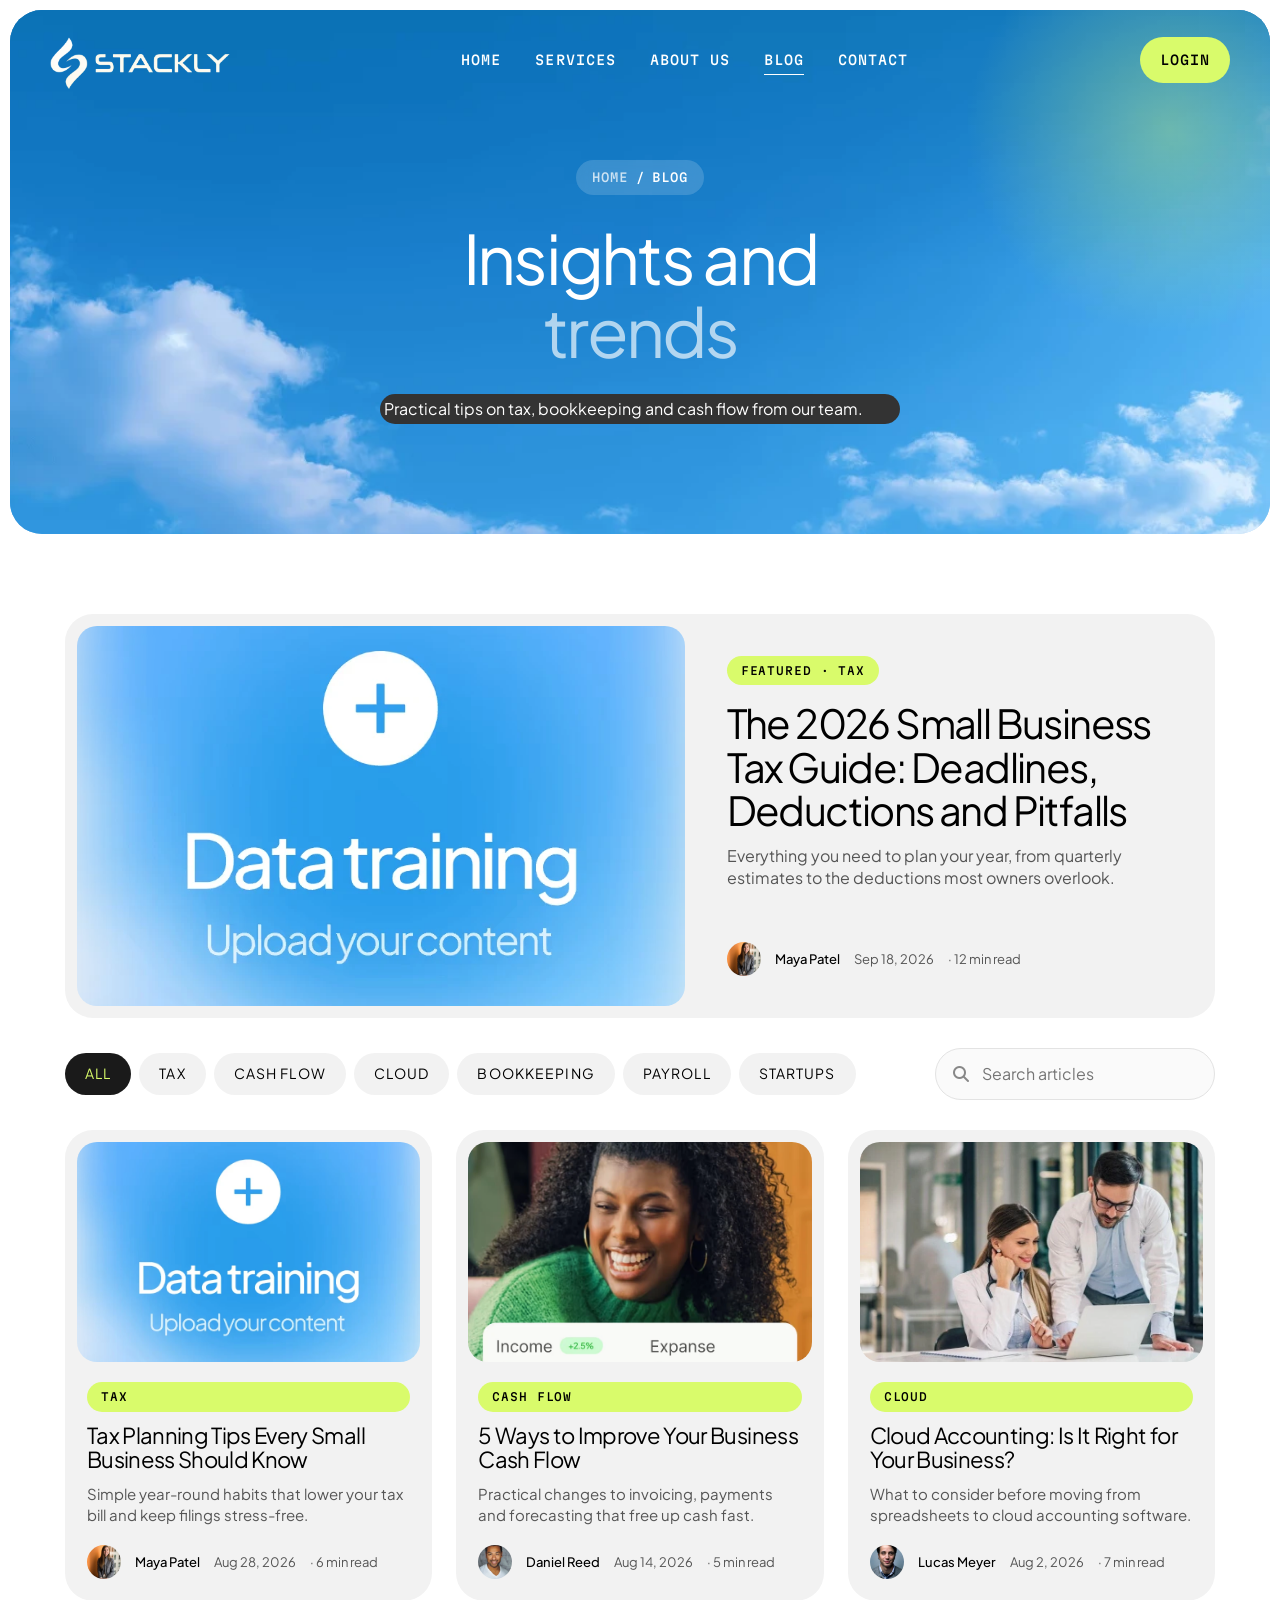
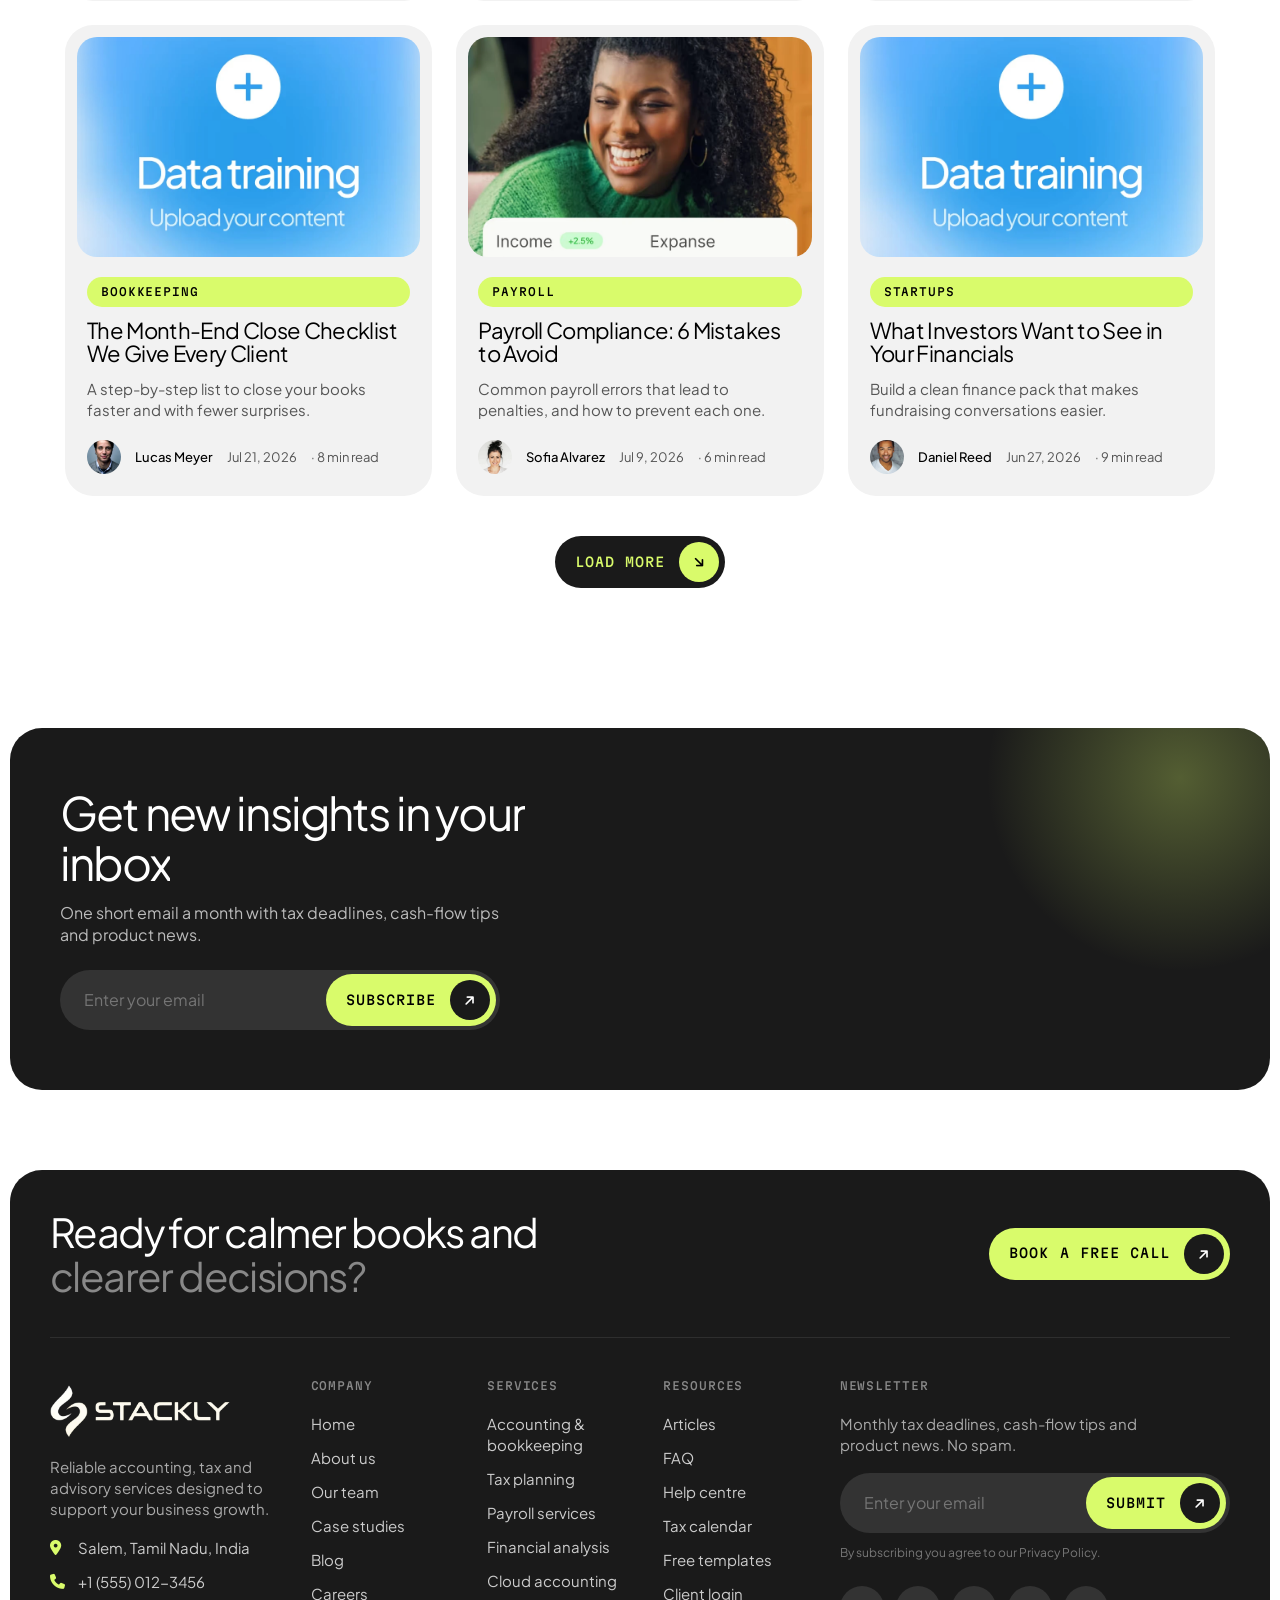
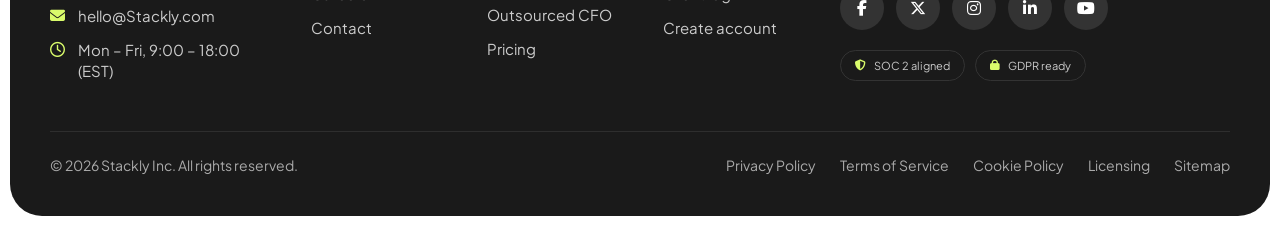
<file: blog.html>
<!DOCTYPE html>
<html lang="en">

<head>
    <meta charset="UTF-8">
    <meta name="viewport" content="width=device-width, initial-scale=1">
    <title>Blog – Stackly</title>
    <meta name="description" content="Practical tips on tax, bookkeeping and cash flow from the Stackly team.">
    <link rel="preconnect" href="https://fonts.googleapis.com">
    <link rel="preconnect" href="https://fonts.gstatic.com" crossorigin>
    <link href="https://fonts.googleapis.com/css2?family=Plus+Jakarta+Sans:wght@300;400;500&family=Martian+Mono:wght@400;500&display=swap" rel="stylesheet">
    <link rel="stylesheet" href="https://cdnjs.cloudflare.com/ajax/libs/font-awesome/6.5.2/css/all.min.css">
    <link rel="stylesheet" href="style.css">
    <link rel="stylesheet" href="pages.css">
</head>

<body>
    <div id="loader"><img src="./src/logo/Untitled design (1)-compressed_11zon.webp" alt="Stackly"></div>
    <div id="bar"></div>
    <button id="up" aria-label="Back to top"><i class="fa-solid fa-arrow-up"></i></button>

    <header class="hero phero" id="home">
        <img class="bgimg" src="./src/6929d3408e9ff6a515b9eee8_ai-hero (1)-compressed.webp" alt="" loading="eager">
        <nav>
            <a href="./index.html" class="logo" style="width: 180px;height:60px"><img style="width:100%;height:60px;object-fit: cover;" src="./src/logo/Untitled design (1)-compressed_11zon.webp" alt="Stackly"></a>
            <div class="links mono" id="links">
                <a href="./index.html">Home</a>
                <a href="./service.html">Services</a>
                <a href="./about.html">About us</a>
                <a href="./blog.html" class="active">Blog</a>
                <a href="./contact.html">Contact</a>
                <a href="./login.html" class="pill mono nav-login-mobile" style="background:var(--lime);color:#000">Login</a>
            </div>
            <a href="./login.html" class="pill mono nav-login-desktop" style="background:var(--lime);color:#000">Login</a>
            <button class="burger" id="burger" aria-label="Menu"><span></span><span></span></button>
        </nav>
        <div class="hero-c">
            <div class="crumbs mono"><a href="./index.html">Home</a> <span>/</span> Blog</div>
            <h1>Insights and <span>trends</span></h1>
            <p class="sub">Practical tips on tax, bookkeeping and cash flow from our team.</p>
        </div>
    </header>

    <section>
        <div class="wrap">
            <div class="feat rv" data-r="zoom">
                <a href="./404.html" class="im"><img src="./src/69a5007e9468539ba66cdd61_card-7-compressed.webp" alt="Featured article cover"></a>
                <div class="tx">
                    <div>
                        <span class="cat mono">Featured · Tax</span>
                        <h2><a href="./404.html">The 2026 Small Business Tax Guide: Deadlines, Deductions and Pitfalls</a></h2>
                        <p>Everything you need to plan your year, from quarterly estimates to the deductions most owners overlook.</p>
                    </div>
                    <div class="meta"><img src="./src/persons/image10-compressed.webp" alt=""><b>Maya Patel</b><span>Sep 18, 2026</span><span>· 12 min read</span></div>
                </div>
            </div>

            <div class="tools rv">
                <div class="chips"><button class="fchip mono on" data-cat="all">All</button><button class="fchip mono" data-cat="tax">Tax</button><button class="fchip mono" data-cat="cashflow">Cash flow</button><button class="fchip mono" data-cat="cloud">Cloud</button><button class="fchip mono" data-cat="bookkeeping">Bookkeeping</button><button class="fchip mono" data-cat="payroll">Payroll</button><button class="fchip mono" data-cat="startups">Startups</button></div>
                <label class="search"><i class="fa-solid fa-magnifying-glass"></i><input id="blogSearch" type="search" placeholder="Search articles" aria-label="Search articles"></label>
            </div>

            <div class="bgrid stagger">
                <article class="bcard" data-cat="tax">
                    <a href="./404.html" class="im" aria-label="Tax Planning Tips Every Small Business Should Know"><img src="./src/69a5007e9468539ba66cdd61_card-7-compressed.webp" alt="" loading="lazy"></a>
                    <div class="tx"><span class="cat mono">Tax</span><h3><a href="./404.html">Tax Planning Tips Every Small Business Should Know</a></h3><p>Simple year-round habits that lower your tax bill and keep filings stress-free.</p>
                        <div class="meta"><img src="./src/persons/image10-compressed.webp" alt=""><b>Maya Patel</b><span>Aug 28, 2026</span><span>· 6 min read</span></div></div>
                </article>
                <article class="bcard" data-cat="cashflow">
                    <a href="./404.html" class="im" aria-label="5 Ways to Improve Your Business Cash Flow"><img src="./src/69a5007eb87553c5aa32934f_card-1-compressed.webp" alt="" loading="lazy"></a>
                    <div class="tx"><span class="cat mono">Cash flow</span><h3><a href="./404.html">5 Ways to Improve Your Business Cash Flow</a></h3><p>Practical changes to invoicing, payments and forecasting that free up cash fast.</p>
                        <div class="meta"><img src="./src/persons/image7-compressed.webp" alt=""><b>Daniel Reed</b><span>Aug 14, 2026</span><span>· 5 min read</span></div></div>
                </article>
                <article class="bcard" data-cat="cloud">
                    <a href="./404.html" class="im" aria-label="Cloud Accounting: Is It Right for Your Business?"><img src="./src/hc.webp" alt="" loading="lazy"></a>
                    <div class="tx"><span class="cat mono">Cloud</span><h3><a href="./404.html">Cloud Accounting: Is It Right for Your Business?</a></h3><p>What to consider before moving from spreadsheets to cloud accounting software.</p>
                        <div class="meta"><img src="./src/persons/image9-compressed.webp" alt=""><b>Lucas Meyer</b><span>Aug 2, 2026</span><span>· 7 min read</span></div></div>
                </article>
                <article class="bcard" data-cat="bookkeeping">
                    <a href="./404.html" class="im" aria-label="The Month-End Close Checklist We Give Every Client"><img src="./src/69a5007e9468539ba66cdd61_card-7-compressed.webp" alt="" loading="lazy"></a>
                    <div class="tx"><span class="cat mono">Bookkeeping</span><h3><a href="./404.html">The Month-End Close Checklist We Give Every Client</a></h3><p>A step-by-step list to close your books faster and with fewer surprises.</p>
                        <div class="meta"><img src="./src/persons/image9-compressed.webp" alt=""><b>Lucas Meyer</b><span>Jul 21, 2026</span><span>· 8 min read</span></div></div>
                </article>
                <article class="bcard" data-cat="payroll">
                    <a href="./404.html" class="im" aria-label="Payroll Compliance: 6 Mistakes to Avoid"><img src="./src/69a5007eb87553c5aa32934f_card-1-compressed.webp" alt="" loading="lazy"></a>
                    <div class="tx"><span class="cat mono">Payroll</span><h3><a href="./404.html">Payroll Compliance: 6 Mistakes to Avoid</a></h3><p>Common payroll errors that lead to penalties, and how to prevent each one.</p>
                        <div class="meta"><img src="./src/persons/image8-compressed.webp" alt=""><b>Sofia Alvarez</b><span>Jul 9, 2026</span><span>· 6 min read</span></div></div>
                </article>
                <article class="bcard" data-cat="startups">
                    <a href="./404.html" class="im" aria-label="What Investors Want to See in Your Financials"><img src="./src/69a5007e9468539ba66cdd61_card-7-compressed.webp" alt="" loading="lazy"></a>
                    <div class="tx"><span class="cat mono">Startups</span><h3><a href="./404.html">What Investors Want to See in Your Financials</a></h3><p>Build a clean finance pack that makes fundraising conversations easier.</p>
                        <div class="meta"><img src="./src/persons/image7-compressed.webp" alt=""><b>Daniel Reed</b><span>Jun 27, 2026</span><span>· 9 min read</span></div></div>
                </article>
                <article class="bcard" data-cat="tax">
                    <a href="./404.html" class="im" aria-label="Understanding VAT and GST for Growing Companies"><img src="./src/69a5007e9468539ba66cdd61_card-7-compressed.webp" alt="" loading="lazy"></a>
                    <div class="tx"><span class="cat mono">Tax</span><h3><a href="./404.html">Understanding VAT and GST for Growing Companies</a></h3><p>When to register, how to file, and how to stay on the right side of the rules.</p>
                        <div class="meta"><img src="./src/persons/image10-compressed.webp" alt=""><b>Maya Patel</b><span>Jun 15, 2026</span><span>· 7 min read</span></div></div>
                </article>
                <article class="bcard" data-cat="cashflow">
                    <a href="./404.html" class="im" aria-label="Building a 13-Week Cash Flow Forecast"><img src="./src/69a5007eb87553c5aa32934f_card-1-compressed.webp" alt="" loading="lazy"></a>
                    <div class="tx"><span class="cat mono">Cash flow</span><h3><a href="./404.html">Building a 13-Week Cash Flow Forecast</a></h3><p>A practical template to see cash shortfalls weeks before they happen.</p>
                        <div class="meta"><img src="./src/persons/image8-compressed.webp" alt=""><b>Sofia Alvarez</b><span>Jun 3, 2026</span><span>· 10 min read</span></div></div>
                </article>
                <article class="bcard" data-cat="bookkeeping">
                    <a href="./404.html" class="im" aria-label="Receipts, Expenses and Audit-Ready Records"><img src="./src/hc.webp" alt="" loading="lazy"></a>
                    <div class="tx"><span class="cat mono">Bookkeeping</span><h3><a href="./404.html">Receipts, Expenses and Audit-Ready Records</a></h3><p>How to organise documents once so audits and reviews never feel painful.</p>
                        <div class="meta"><img src="./src/persons/image9-compressed.webp" alt=""><b>Lucas Meyer</b><span>May 20, 2026</span><span>· 5 min read</span></div></div>
                </article>
            </div>

            <div class="empty" id="blogEmpty"><i class="fa-regular fa-face-frown"></i>No articles match your search. Try another keyword or category.</div>
            <div class="more-wrap"><button class="btn dark mono" id="loadMore" style="border:0;cursor:pointer">Load more <i class="fa-solid fa-arrow-down"></i></button></div>
        </div>
    </section>

    <section>
        <div class="cta2 rv" data-r="zoom">
            <div>
                <h2 class="split-words">Get new insights in your inbox</h2>
                <p>One short email a month with tax deadlines, cash-flow tips and product news.</p>
                <form class="sub" onsubmit="event.preventDefault();this.querySelector('b').textContent='Thanks!'">
                    <input type="email" placeholder="Enter your email" required aria-label="Email">
                    <button class="btn mono"><b style="font-weight:500">Subscribe</b> <i class="fa-solid fa-arrow-right"></i></button>
                </form>
            </div>
        </div>
    </section>


    <footer class="ft">
        <div class="ft-cta">
            <h3>Ready for calmer books and <span>clearer decisions?</span></h3>
            <a href="./contact.html" class="btn mono">Book a free call <i class="fa-solid fa-arrow-right"></i></a>
        </div>

        <div class="ft-grid">
            <div class="ft-brand">
                <a href="./index.html" class="logo" style="width: 180px;height:60px"><img style="width:100%;height:60px;object-fit: cover;" src="./src/logo/Untitled design (1)-compressed_11zon.webp" alt="Stackly"></a>
                <p>Reliable accounting, tax and advisory services designed to support your business growth.</p>
                <ul class="ft-contact">
                    <li><i class="fa-solid fa-location-dot"></i><span>Salem, Tamil Nadu, India</span></li>
                    <li><i class="fa-solid fa-phone"></i><a href="tel:+15550123456">+1 (555) 012-3456</a></li>
                    <li><i class="fa-solid fa-envelope"></i><a href="mailto:hello@Stackly.com">hello@Stackly.com</a></li>
                    <li><i class="fa-regular fa-clock"></i><span>Mon – Fri, 9:00 – 18:00 (EST)</span></li>
                </ul>
            </div>

            <div>
                <h4>Company</h4>
                <ul>
                    <li><a href="./index.html">Home</a></li>
                    <li><a href="./about.html">About us</a></li>
                    <li><a href="./about.html#team">Our team</a></li>
                    <li><a href="./index.html#cases">Case studies</a></li>
                    <li><a href="./blog.html">Blog</a></li>
                    <li><a href="./404.html">Careers</a></li>
                    <li><a href="./contact.html">Contact</a></li>
                </ul>
            </div>

            <div>
                <h4>Services</h4>
                <ul>
                    <li><a href="./service.html#services">Accounting &amp; bookkeeping</a></li>
                    <li><a href="./service.html#services">Tax planning</a></li>
                    <li><a href="./service.html#services">Payroll services</a></li>
                    <li><a href="./service.html#services">Financial analysis</a></li>
                    <li><a href="./service.html#services">Cloud accounting</a></li>
                    <li><a href="./service.html#services">Outsourced CFO</a></li>
                    <li><a href="./service.html#pricing">Pricing</a></li>
                </ul>
            </div>

            <div>
                <h4>Resources</h4>
                <ul>
                    <li><a href="./blog.html">Articles</a></li>
                    <li><a href="./service.html#faq">FAQ</a></li>
                    <li><a href="./404.html">Help centre</a></li>
                    <li><a href="./404.html">Tax calendar</a></li>
                    <li><a href="./404.html">Free templates</a></li>
                    <li><a href="./login.html">Client login</a></li>
                    <li><a href="./signup.html">Create account</a></li>
                </ul>
            </div>

            <div class="ft-news">
                <h4>Newsletter</h4>
                <p>Monthly tax deadlines, cash-flow tips and product news. No spam.</p>
                <form class="sub" onsubmit="event.preventDefault();this.querySelector('b').textContent='Thanks!'">
                    <input type="email" placeholder="Enter your email" required aria-label="Email">
                    <button class="btn mono"><b style="font-weight:500">Submit</b> <i class="fa-solid fa-arrow-right"></i></button>
                </form>
                <small>By subscribing you agree to our Privacy Policy.</small>
                <div class="social">
                    <a href="./404.html" aria-label="Facebook"><i class="fa-brands fa-facebook-f"></i></a>
                    <a href="./404.html" aria-label="X"><i class="fa-brands fa-x-twitter"></i></a>
                    <a href="./404.html" aria-label="Instagram"><i class="fa-brands fa-instagram"></i></a>
                    <a href="./404.html" aria-label="LinkedIn"><i class="fa-brands fa-linkedin-in"></i></a>
                    <a href="./404.html" aria-label="YouTube"><i class="fa-brands fa-youtube"></i></a>
                </div>
                <div class="ft-badges">
                    <span><i class="fa-solid fa-shield-halved"></i> SOC 2 aligned</span>
                    <span><i class="fa-solid fa-lock"></i> GDPR ready</span>
                </div>
            </div>
        </div>

        <div class="ft-bottom">
            <span>© 2026 Stackly Inc. All rights reserved.</span>
            <div class="legal">
                <a href="./404.html">Privacy Policy</a><a href="./404.html">Terms of Service</a><a href="./404.html">Cookie Policy</a><a href="./404.html">Licensing</a><a href="./404.html">Sitemap</a>
            </div>
        </div>
    </footer>


    <script src="pages.js"></script>
</body>

</html>
</file>
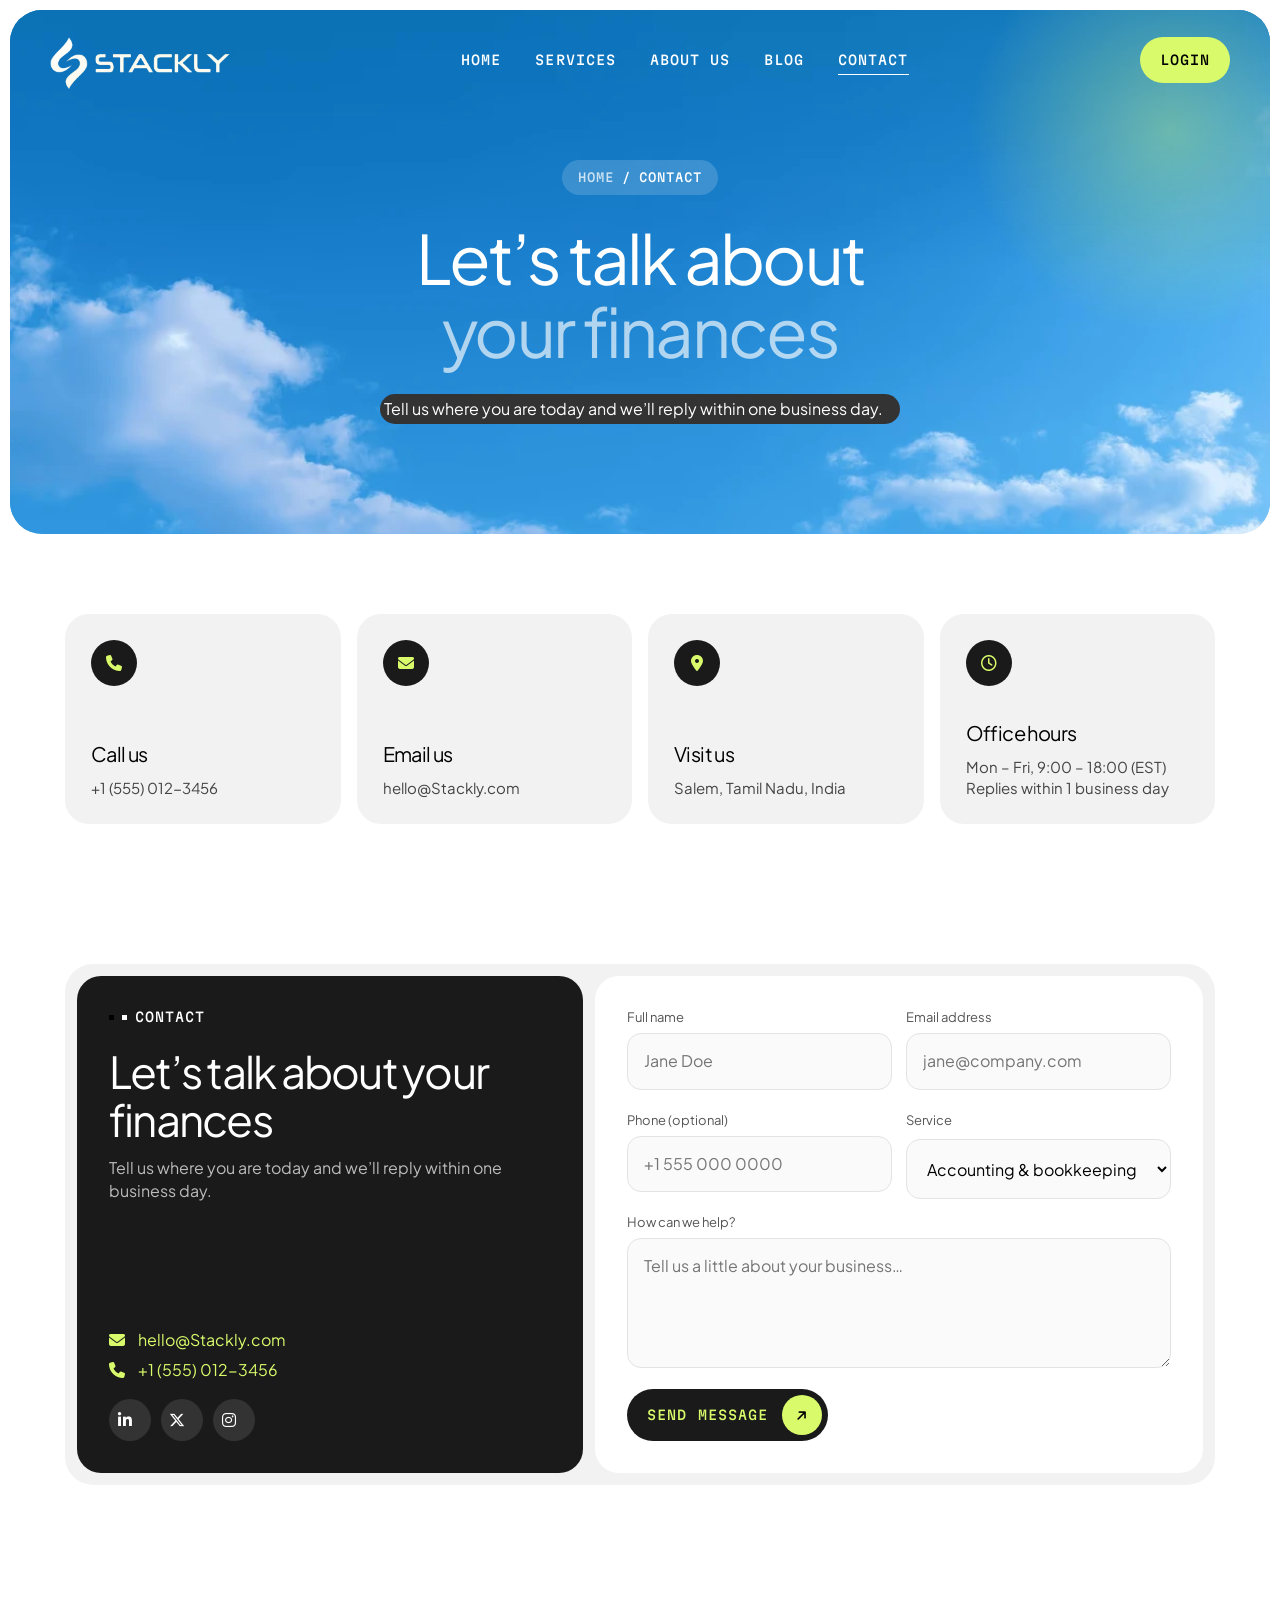
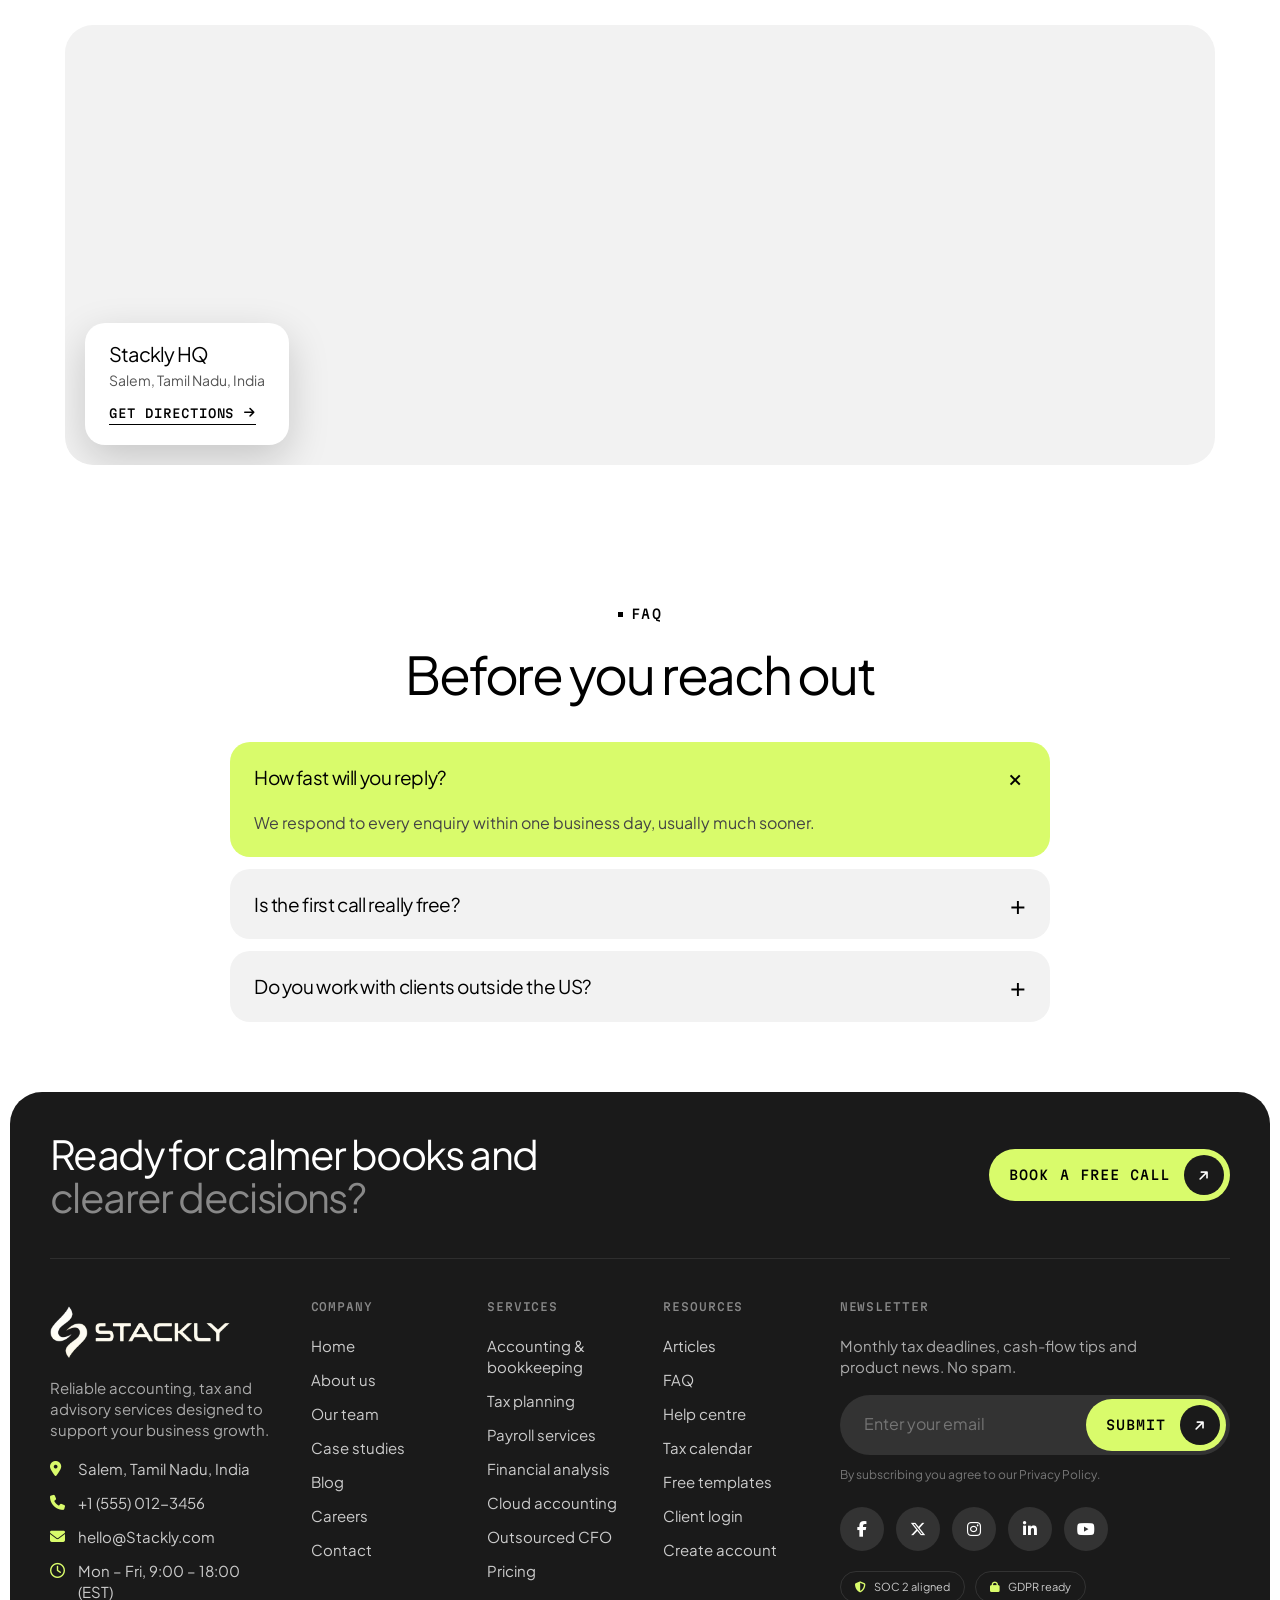
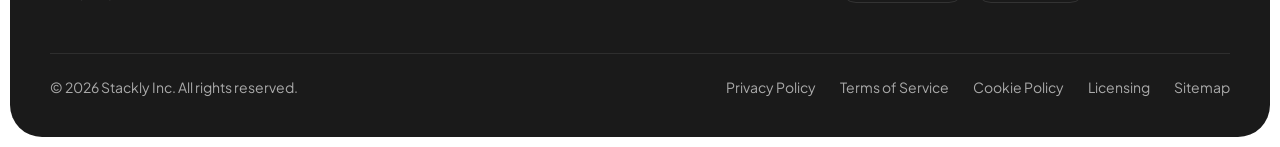
<file: contact.html>
<!DOCTYPE html>
<html lang="en">

<head>
    <meta charset="UTF-8">
    <meta name="viewport" content="width=device-width, initial-scale=1">
    <title>Contact – Stackly</title>
    <meta name="description" content="Talk to Stackly about accounting, tax and advisory services.">
    <link rel="preconnect" href="https://fonts.googleapis.com">
    <link rel="preconnect" href="https://fonts.gstatic.com" crossorigin>
    <link href="https://fonts.googleapis.com/css2?family=Plus+Jakarta+Sans:wght@300;400;500&family=Martian+Mono:wght@400;500&display=swap" rel="stylesheet">
    <link rel="stylesheet" href="https://cdnjs.cloudflare.com/ajax/libs/font-awesome/6.5.2/css/all.min.css">
    <link rel="stylesheet" href="style.css">
    <link rel="stylesheet" href="pages.css">
</head>

<body>
    <div id="loader"><img src="./src/logo/Untitled design (1)-compressed_11zon.webp" alt="Stackly"></div>
    <div id="bar"></div>
    <button id="up" aria-label="Back to top"><i class="fa-solid fa-arrow-up"></i></button>

    <header class="hero phero" id="home">
        <img class="bgimg" src="./src/6929d3408e9ff6a515b9eee8_ai-hero (1)-compressed.webp" alt="" loading="eager">
        <nav>
            <a href="./index.html" class="logo" style="width: 180px;height:60px"><img style="width:100%;height:60px;object-fit: cover;" src="./src/logo/Untitled design (1)-compressed_11zon.webp" alt="Stackly"></a>
            <div class="links mono" id="links">
                <a href="./index.html">Home</a>
                <a href="./service.html">Services</a>
                <a href="./about.html">About us</a>
                <a href="./blog.html">Blog</a>
                <a href="./contact.html" class="active">Contact</a>
                <a href="./login.html" class="pill mono nav-login-mobile" style="background:var(--lime);color:#000">Login</a>
            </div>
            <a href="./login.html" class="pill mono nav-login-desktop" style="background:var(--lime);color:#000">Login</a>
            <button class="burger" id="burger" aria-label="Menu"><span></span><span></span></button>
        </nav>
        <div class="hero-c">
            <div class="crumbs mono"><a href="./index.html">Home</a> <span>/</span> Contact</div>
            <h1>Let’s talk about <span>your finances</span></h1>
            <p class="sub">Tell us where you are today and we’ll reply within one business day.</p>
        </div>
    </header>

    <section>
        <div class="wrap">
            <div class="icards stagger">
                <div class="icard"><div class="ico"><i class="fa-solid fa-phone"></i></div><h3>Call us</h3><a href="tel:+15550123456">+1 (555) 012-3456</a></div>
                <div class="icard"><div class="ico"><i class="fa-solid fa-envelope"></i></div><h3>Email us</h3><a href="mailto:hello@Stackly.com">hello@Stackly.com</a></div>
                <div class="icard"><div class="ico"><i class="fa-solid fa-location-dot"></i></div><h3>Visit us</h3><p>Salem, Tamil Nadu, India</p></div>
                <div class="icard"><div class="ico"><i class="fa-regular fa-clock"></i></div><h3>Office hours</h3><p>Mon – Fri, 9:00 – 18:00 (EST)<br>Replies within 1 business day</p></div>
            </div>
        </div>
    </section>

    <section id="contact">
        <div class="wrap">
            <div class="contact rv" data-r="zoom">
                <div class="cinfo">
                    <div>
                        <div class="eyebrow mono" style="justify-content:flex-start;color:#fff"><span style="width:5px;height:5px;background:#fff;display:inline-block"></span>Contact</div>
                        <h2>Let’s talk about your finances</h2>
                        <p>Tell us where you are today and we’ll reply within one business day.</p>
                    </div>
                    <div>
                        <a href="mailto:hello@Stackly.com"><i class="fa-solid fa-envelope"></i> hello@Stackly.com</a>
                        <a href="tel:+15550123456"><i class="fa-solid fa-phone"></i> +1 (555) 012-3456</a>
                        <div class="soc">
                            <a href="./404.html" aria-label="LinkedIn"><i class="fa-brands fa-linkedin-in"></i></a>
                            <a href="./404.html" aria-label="X"><i class="fa-brands fa-x-twitter"></i></a>
                            <a href="./404.html" aria-label="Instagram"><i class="fa-brands fa-instagram"></i></a>
                        </div>
                    </div>
                </div>

                <form class="cform" data-form="sent" novalidate>
                    <div class="r2">
                        <div class="field"><label for="cn">Full name</label><input id="cn" placeholder="Jane Doe" required><small class="msg"></small></div>
                        <div class="field"><label for="ce">Email address</label><input id="ce" type="email" placeholder="jane@company.com" required><small class="msg"></small></div>
                    </div>
                    <div class="r2">
                        <div class="field"><label for="cp">Phone (optional)</label><input id="cp" type="tel" placeholder="+1 555 000 0000"><small class="msg"></small></div>
                        <div class="field"><label for="cs">Service</label>
                            <select id="cs">
                                <option>Accounting &amp; bookkeeping</option><option>Tax planning &amp; compliance</option>
                                <option>Payroll services</option><option>Financial planning &amp; analysis</option><option>Outsourced CFO</option>
                            </select></div>
                    </div>
                    <div class="field"><label for="cm">How can we help?</label><textarea id="cm" placeholder="Tell us a little about your business…" required data-min="10"></textarea><small class="msg"></small></div>
                    <button class="btn dark mono" type="submit"><b style="font-weight:500">Send message</b> <i class="fa-solid fa-arrow-right"></i></button>

                    <div class="ok">
                        <div class="tick"><i class="fa-solid fa-check"></i></div>
                        <h3>Message sent!</h3>
                        <p>Thanks for reaching out. We’ll reply within one business day.</p>
                        <button class="btn dark mono" type="button" data-reset><b style="font-weight:500">Send another</b> <i class="fa-solid fa-arrow-right"></i></button>
                    </div>
                </form>
            </div>
        </div>
    </section>

    <section>
        <div class="wrap">
            <div class="map rv" data-r="zoom">
                <!-- Replace the map bbox/marker with your real office location -->
                <iframe title="Office location map" loading="lazy"
                    src="https://maps.google.com/maps?q=Salem%2C%20Tamil%20Nadu%2C%20India&amp;z=13&amp;output=embed"></iframe>
                <div class="addr">
                    <h3>Stackly HQ</h3>
                    <p>Salem, Tamil Nadu, India</p>
                    <a href="https://www.google.com/maps/search/?api=1&amp;query=Salem%2C%20Tamil%20Nadu%2C%20India" target="_blank" rel="noopener" class="go mono">Get directions <i class="fa-solid fa-arrow-right"></i></a>
                </div>
            </div>
        </div>
    </section>

    <section id="faq">
        <div class="wrap">
            <div class="head rv">
                <div class="eyebrow mono">FAQ</div>
                <h2>Before you reach out</h2>
            </div>
            <div class="faq rv">
                <details open><summary>How fast will you reply?</summary><p>We respond to every enquiry within one business day, usually much sooner.</p></details>
                <details><summary>Is the first call really free?</summary><p>Yes. The 20-minute discovery call is free and comes with no obligation.</p></details>
                <details><summary>Do you work with clients outside the US?</summary><p>Absolutely. We support clients in 12 countries across multiple currencies and tax regimes.</p></details>
            </div>
        </div>
    </section>


    <footer class="ft">
        <div class="ft-cta">
            <h3>Ready for calmer books and <span>clearer decisions?</span></h3>
            <a href="./contact.html" class="btn mono">Book a free call <i class="fa-solid fa-arrow-right"></i></a>
        </div>

        <div class="ft-grid">
            <div class="ft-brand">
                <a href="./index.html" class="logo" style="width: 180px;height:60px"><img style="width:100%;height:60px;object-fit: cover;" src="./src/logo/Untitled design (1)-compressed_11zon.webp" alt="Stackly"></a>
                <p>Reliable accounting, tax and advisory services designed to support your business growth.</p>
                <ul class="ft-contact">
                    <li><i class="fa-solid fa-location-dot"></i><span>Salem, Tamil Nadu, India</span></li>
                    <li><i class="fa-solid fa-phone"></i><a href="tel:+15550123456">+1 (555) 012-3456</a></li>
                    <li><i class="fa-solid fa-envelope"></i><a href="mailto:hello@Stackly.com">hello@Stackly.com</a></li>
                    <li><i class="fa-regular fa-clock"></i><span>Mon – Fri, 9:00 – 18:00 (EST)</span></li>
                </ul>
            </div>

            <div>
                <h4>Company</h4>
                <ul>
                    <li><a href="./index.html">Home</a></li>
                    <li><a href="./about.html">About us</a></li>
                    <li><a href="./about.html#team">Our team</a></li>
                    <li><a href="./index.html#cases">Case studies</a></li>
                    <li><a href="./blog.html">Blog</a></li>
                    <li><a href="./404.html">Careers</a></li>
                    <li><a href="./contact.html">Contact</a></li>
                </ul>
            </div>

            <div>
                <h4>Services</h4>
                <ul>
                    <li><a href="./service.html#services">Accounting &amp; bookkeeping</a></li>
                    <li><a href="./service.html#services">Tax planning</a></li>
                    <li><a href="./service.html#services">Payroll services</a></li>
                    <li><a href="./service.html#services">Financial analysis</a></li>
                    <li><a href="./service.html#services">Cloud accounting</a></li>
                    <li><a href="./service.html#services">Outsourced CFO</a></li>
                    <li><a href="./service.html#pricing">Pricing</a></li>
                </ul>
            </div>

            <div>
                <h4>Resources</h4>
                <ul>
                    <li><a href="./blog.html">Articles</a></li>
                    <li><a href="./service.html#faq">FAQ</a></li>
                    <li><a href="./404.html">Help centre</a></li>
                    <li><a href="./404.html">Tax calendar</a></li>
                    <li><a href="./404.html">Free templates</a></li>
                    <li><a href="./login.html">Client login</a></li>
                    <li><a href="./signup.html">Create account</a></li>
                </ul>
            </div>

            <div class="ft-news">
                <h4>Newsletter</h4>
                <p>Monthly tax deadlines, cash-flow tips and product news. No spam.</p>
                <form class="sub" onsubmit="event.preventDefault();this.querySelector('b').textContent='Thanks!'">
                    <input type="email" placeholder="Enter your email" required aria-label="Email">
                    <button class="btn mono"><b style="font-weight:500">Submit</b> <i class="fa-solid fa-arrow-right"></i></button>
                </form>
                <small>By subscribing you agree to our Privacy Policy.</small>
                <div class="social">
                    <a href="./404.html" aria-label="Facebook"><i class="fa-brands fa-facebook-f"></i></a>
                    <a href="./404.html" aria-label="X"><i class="fa-brands fa-x-twitter"></i></a>
                    <a href="./404.html" aria-label="Instagram"><i class="fa-brands fa-instagram"></i></a>
                    <a href="./404.html" aria-label="LinkedIn"><i class="fa-brands fa-linkedin-in"></i></a>
                    <a href="./404.html" aria-label="YouTube"><i class="fa-brands fa-youtube"></i></a>
                </div>
                <div class="ft-badges">
                    <span><i class="fa-solid fa-shield-halved"></i> SOC 2 aligned</span>
                    <span><i class="fa-solid fa-lock"></i> GDPR ready</span>
                </div>
            </div>
        </div>

        <div class="ft-bottom">
            <span>© 2026 Stackly Inc. All rights reserved.</span>
            <div class="legal">
                <a href="./404.html">Privacy Policy</a><a href="./404.html">Terms of Service</a><a href="./404.html">Cookie Policy</a><a href="./404.html">Licensing</a><a href="./404.html">Sitemap</a>
            </div>
        </div>
    </footer>


    <script src="pages.js"></script>
</body>

</html>
</file>
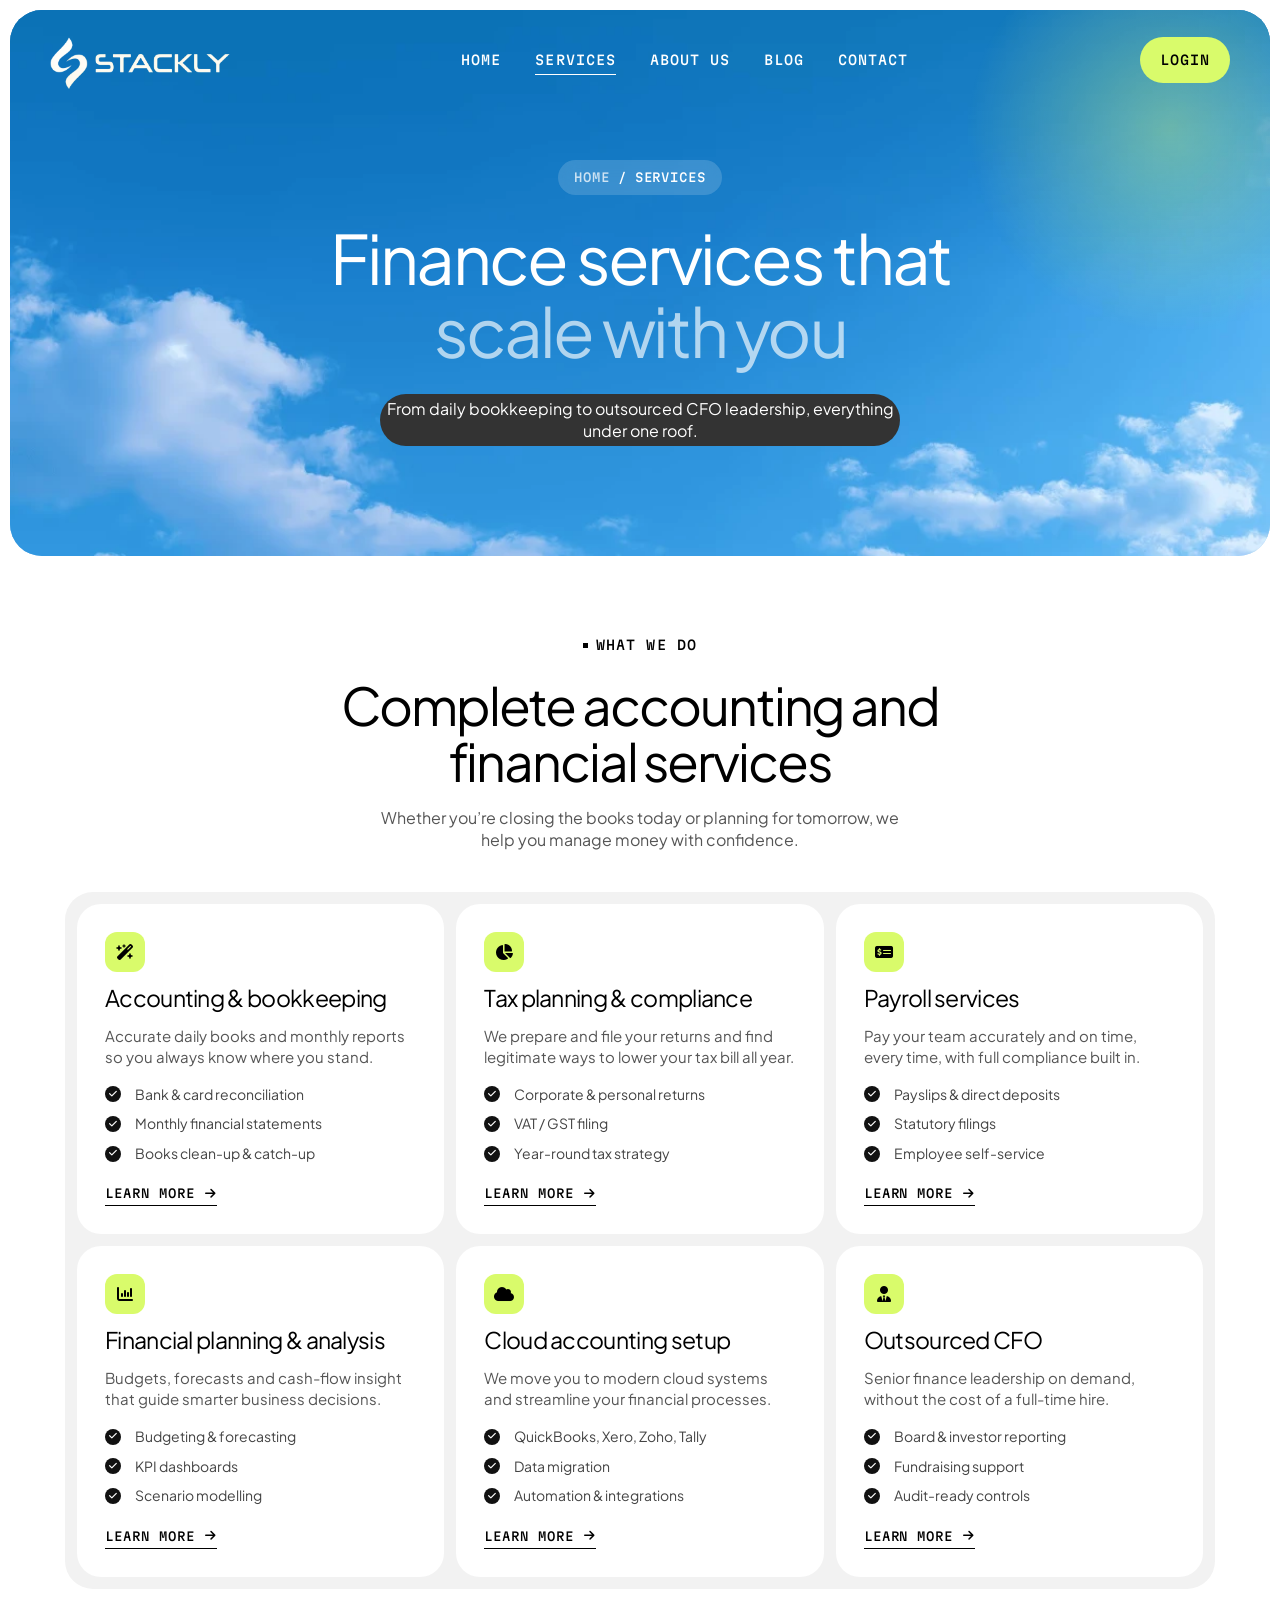
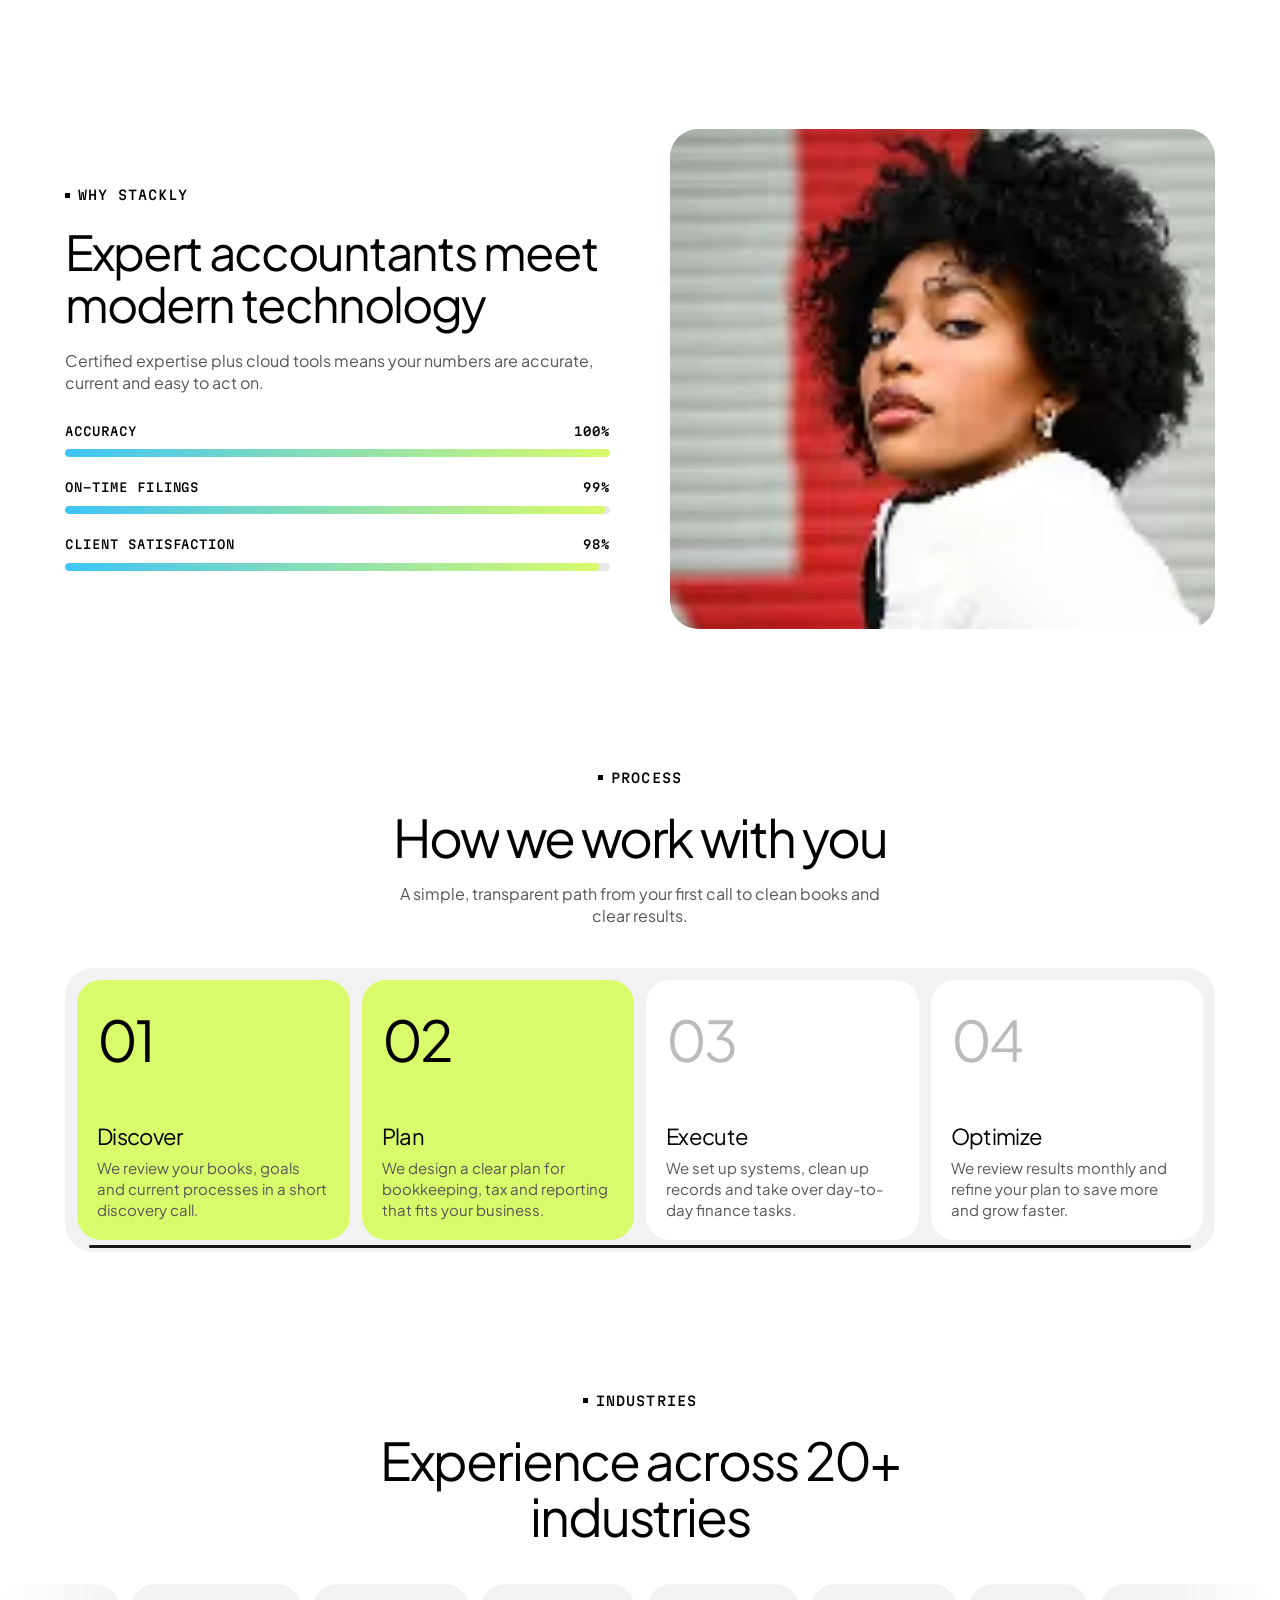
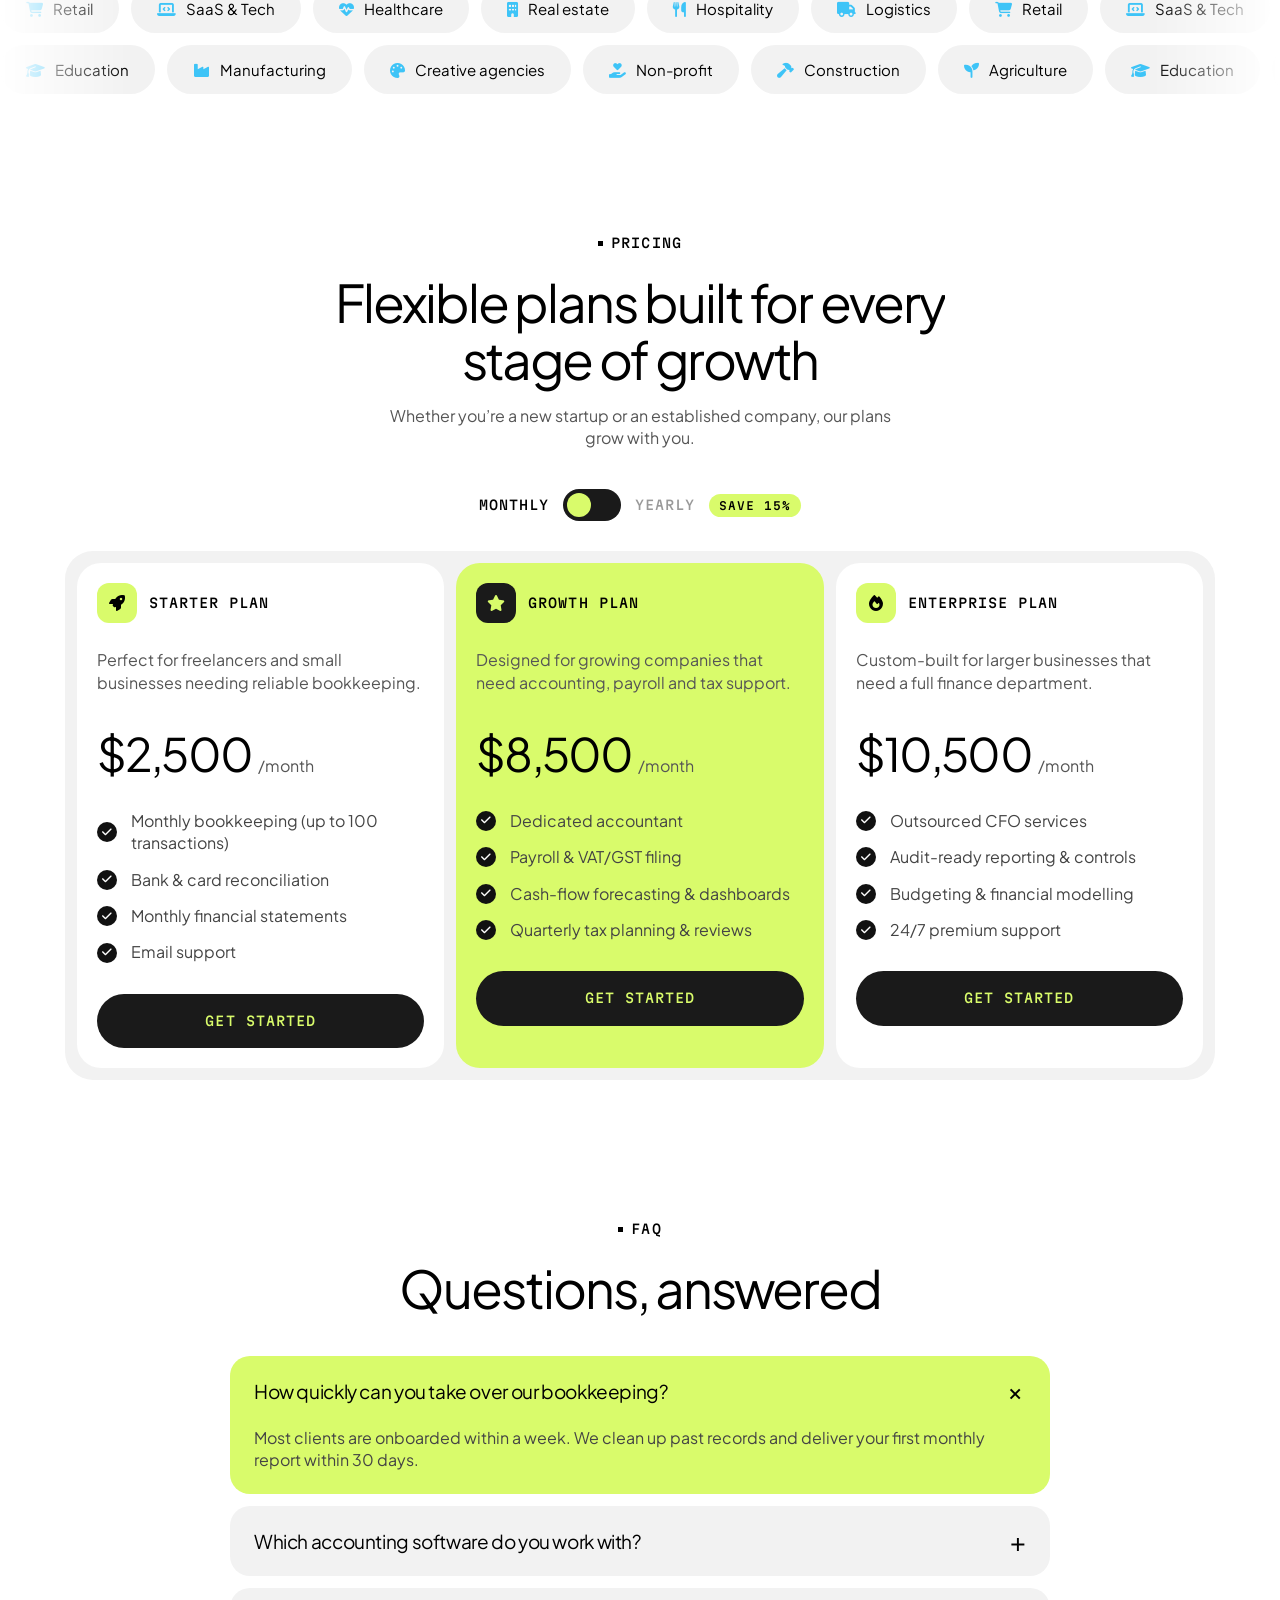
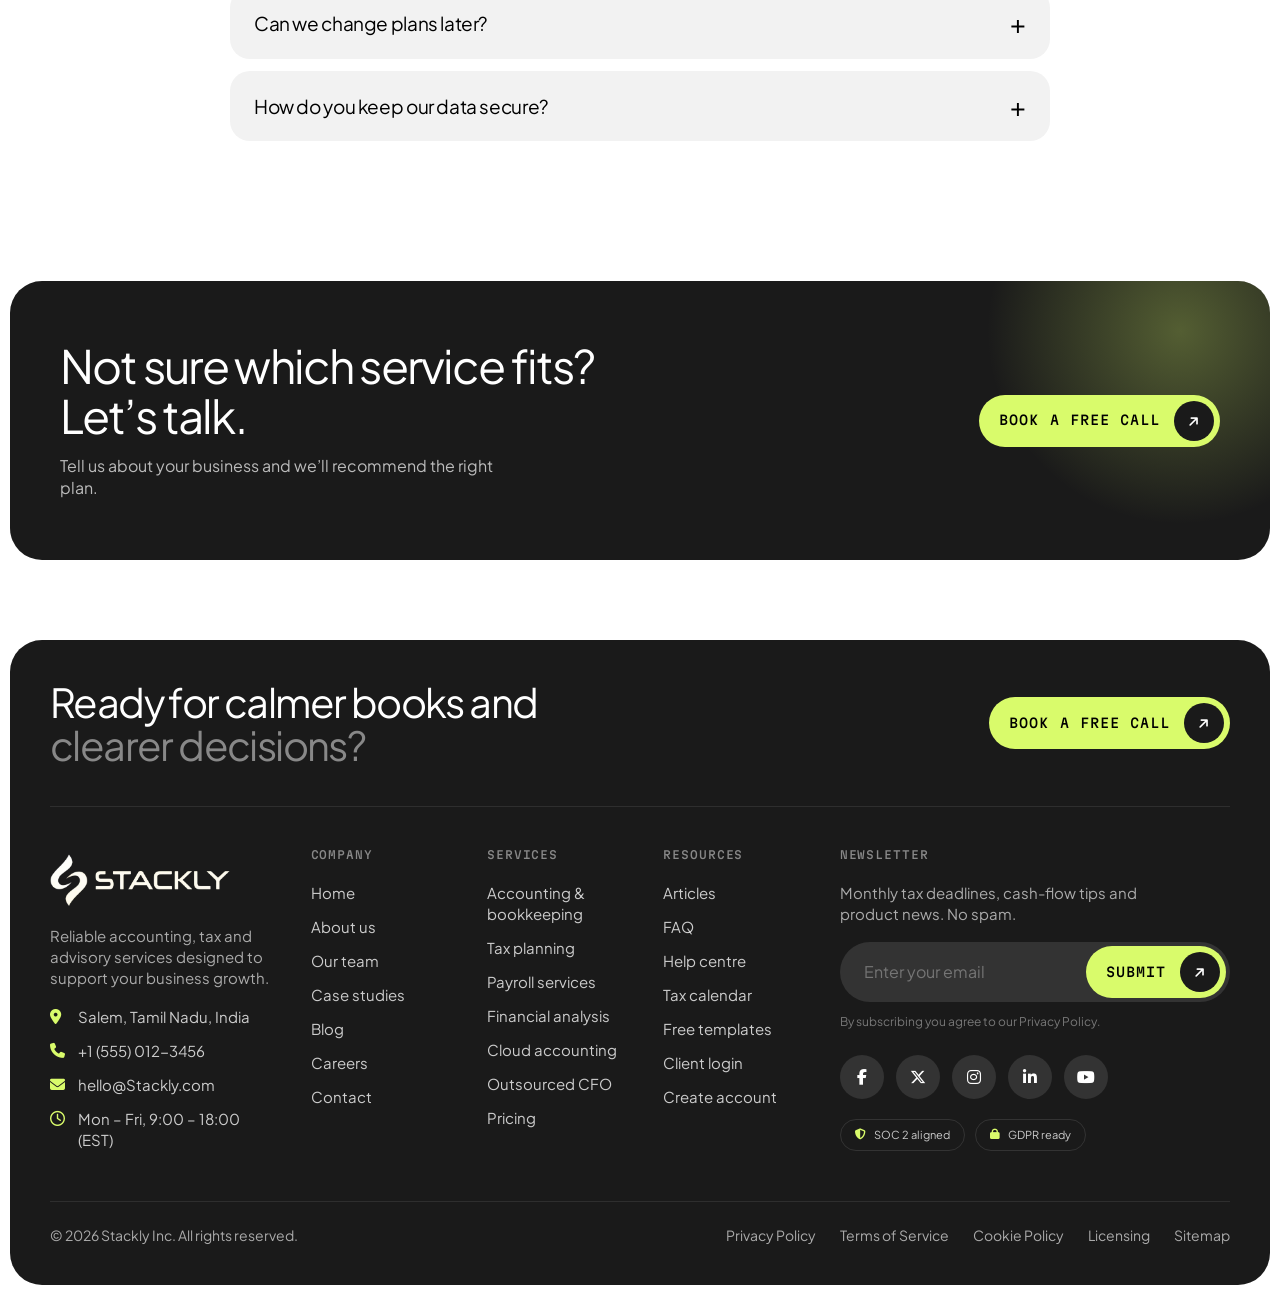
<file: service.html>
<!DOCTYPE html>
<html lang="en">

<head>
    <meta charset="UTF-8">
    <meta name="viewport" content="width=device-width, initial-scale=1">
    <title>Services – Stackly</title>
    <meta name="description" content="Accounting, bookkeeping, tax, payroll, FP&A and outsourced CFO services.">
    <link rel="preconnect" href="https://fonts.googleapis.com">
    <link rel="preconnect" href="https://fonts.gstatic.com" crossorigin>
    <link href="https://fonts.googleapis.com/css2?family=Plus+Jakarta+Sans:wght@300;400;500&family=Martian+Mono:wght@400;500&display=swap" rel="stylesheet">
    <link rel="stylesheet" href="https://cdnjs.cloudflare.com/ajax/libs/font-awesome/6.5.2/css/all.min.css">
    <link rel="stylesheet" href="style.css">
    <link rel="stylesheet" href="pages.css">
</head>

<body>
    <div id="loader"><img src="./src/logo/Untitled design (1)-compressed_11zon.webp" alt="Stackly"></div>
    <div id="bar"></div>
    <button id="up" aria-label="Back to top"><i class="fa-solid fa-arrow-up"></i></button>

    <header class="hero phero" id="home">
        <img class="bgimg" src="./src/6929d3408e9ff6a515b9eee8_ai-hero (1)-compressed.webp" alt="" loading="eager">
        <nav>
            <a href="./index.html" class="logo" style="width: 180px;height:60px"><img style="width:100%;height:60px;object-fit: cover;" src="./src/logo/Untitled design (1)-compressed_11zon.webp" alt="Stackly"></a>
            <div class="links mono" id="links">
                <a href="./index.html">Home</a>
                <a href="./service.html" class="active">Services</a>
                <a href="./about.html">About us</a>
                <a href="./blog.html">Blog</a>
                <a href="./contact.html">Contact</a>
                <a href="./login.html" class="pill mono nav-login-mobile" style="background:var(--lime);color:#000">Login</a>
            </div>
            <a href="./login.html" class="pill mono nav-login-desktop" style="background:var(--lime);color:#000">Login</a>
            <button class="burger" id="burger" aria-label="Menu"><span></span><span></span></button>
        </nav>
        <div class="hero-c">
            <div class="crumbs mono"><a href="./index.html">Home</a> <span>/</span> Services</div>
            <h1>Finance services that <span>scale with you</span></h1>
            <p class="sub">From daily bookkeeping to outsourced CFO leadership, everything under one roof.</p>
        </div>
    </header>

    <section id="services">
        <div class="wrap">
            <div class="head rv">
                <div class="eyebrow mono">What we do</div>
                <h2>Complete accounting and financial services</h2>
                <p>Whether you’re closing the books today or planning for tomorrow, we help you manage money with confidence.</p>
            </div>
            <div class="panel sgrid rv">
                <div class="c"><div class="ico"><i class="fa-solid fa-wand-magic-sparkles"></i></div>
                    <h3>Accounting &amp; bookkeeping</h3><p>Accurate daily books and monthly reports so you always know where you stand.</p>
                    <ul class="ticks"><li>Bank &amp; card reconciliation</li><li>Monthly financial statements</li><li>Books clean-up &amp; catch-up</li></ul>
                    <a href="./contact.html" class="go mono">Learn more <i class="fa-solid fa-arrow-right"></i></a></div>
                <div class="c"><div class="ico"><i class="fa-solid fa-chart-pie"></i></div>
                    <h3>Tax planning &amp; compliance</h3><p>We prepare and file your returns and find legitimate ways to lower your tax bill all year.</p>
                    <ul class="ticks"><li>Corporate &amp; personal returns</li><li>VAT / GST filing</li><li>Year-round tax strategy</li></ul>
                    <a href="./contact.html" class="go mono">Learn more <i class="fa-solid fa-arrow-right"></i></a></div>
                <div class="c"><div class="ico"><i class="fa-solid fa-money-check-dollar"></i></div>
                    <h3>Payroll services</h3><p>Pay your team accurately and on time, every time, with full compliance built in.</p>
                    <ul class="ticks"><li>Payslips &amp; direct deposits</li><li>Statutory filings</li><li>Employee self-service</li></ul>
                    <a href="./contact.html" class="go mono">Learn more <i class="fa-solid fa-arrow-right"></i></a></div>
                <div class="c"><div class="ico"><i class="fa-solid fa-chart-column"></i></div>
                    <h3>Financial planning &amp; analysis</h3><p>Budgets, forecasts and cash-flow insight that guide smarter business decisions.</p>
                    <ul class="ticks"><li>Budgeting &amp; forecasting</li><li>KPI dashboards</li><li>Scenario modelling</li></ul>
                    <a href="./contact.html" class="go mono">Learn more <i class="fa-solid fa-arrow-right"></i></a></div>
                <div class="c"><div class="ico"><i class="fa-solid fa-cloud"></i></div>
                    <h3>Cloud accounting setup</h3><p>We move you to modern cloud systems and streamline your financial processes.</p>
                    <ul class="ticks"><li>QuickBooks, Xero, Zoho, Tally</li><li>Data migration</li><li>Automation &amp; integrations</li></ul>
                    <a href="./contact.html" class="go mono">Learn more <i class="fa-solid fa-arrow-right"></i></a></div>
                <div class="c"><div class="ico"><i class="fa-solid fa-user-tie"></i></div>
                    <h3>Outsourced CFO</h3><p>Senior finance leadership on demand, without the cost of a full-time hire.</p>
                    <ul class="ticks"><li>Board &amp; investor reporting</li><li>Fundraising support</li><li>Audit-ready controls</li></ul>
                    <a href="./contact.html" class="go mono">Learn more <i class="fa-solid fa-arrow-right"></i></a></div>
            </div>
        </div>
    </section>

    <section>
        <div class="wrap">
            <div class="split flip">
                <div class="media rv" data-r="right">
                    <img src="./src/p2.webp" alt="Accountant reviewing a dashboard" loading="lazy">
                </div>
                <div class="txt rv" data-r="left">
                    <div class="eyebrow mono" style="justify-content:flex-start">Why Stackly</div>
                    <h2>Expert accountants meet modern technology</h2>
                    <p>Certified expertise plus cloud tools means your numbers are accurate, current and easy to act on.</p>
                    <div class="bars2">
                        <div><div class="lbl mono"><span>Accuracy</span><span>100%</span></div><div class="bar"><i style="--w:100%"></i></div></div>
                        <div><div class="lbl mono"><span>On-time filings</span><span>99%</span></div><div class="bar"><i style="--w:99%"></i></div></div>
                        <div><div class="lbl mono"><span>Client satisfaction</span><span>98%</span></div><div class="bar"><i style="--w:98%"></i></div></div>
                    </div>
                </div>
            </div>
        </div>
    </section>

    <section id="process">
        <div class="wrap">
            <div class="head rv">
                <div class="eyebrow mono">Process</div>
                <h2>How we work with you</h2>
                <p>A simple, transparent path from your first call to clean books and clear results.</p>
            </div>
            <div class="panel steps rv">
                <div class="c step"><span class="n">01</span><div><h3>Discover</h3><p>We review your books, goals and current processes in a short discovery call.</p></div></div>
                <div class="c step"><span class="n">02</span><div><h3>Plan</h3><p>We design a clear plan for bookkeeping, tax and reporting that fits your business.</p></div></div>
                <div class="c step"><span class="n">03</span><div><h3>Execute</h3><p>We set up systems, clean up records and take over day-to-day finance tasks.</p></div></div>
                <div class="c step"><span class="n">04</span><div><h3>Optimize</h3><p>We review results monthly and refine your plan to save more and grow faster.</p></div></div>
                <div class="pline"><i></i></div>
            </div>
        </div>
    </section>

    <section class="inds">
        <div class="wrap">
            <div class="head rv">
                <div class="eyebrow mono">Industries</div>
                <h2>Experience across 20+ industries</h2>
            </div>
        </div>
        <div class="tags"><div class="tr">
            <b><i class="fa-solid fa-cart-shopping"></i>Retail</b><b><i class="fa-solid fa-laptop-code"></i>SaaS &amp; Tech</b><b><i class="fa-solid fa-heart-pulse"></i>Healthcare</b><b><i class="fa-solid fa-building"></i>Real estate</b><b><i class="fa-solid fa-utensils"></i>Hospitality</b><b><i class="fa-solid fa-truck"></i>Logistics</b>
            <b><i class="fa-solid fa-cart-shopping"></i>Retail</b><b><i class="fa-solid fa-laptop-code"></i>SaaS &amp; Tech</b><b><i class="fa-solid fa-heart-pulse"></i>Healthcare</b><b><i class="fa-solid fa-building"></i>Real estate</b><b><i class="fa-solid fa-utensils"></i>Hospitality</b><b><i class="fa-solid fa-truck"></i>Logistics</b>
        </div></div>
        <div class="tags"><div class="tr rev">
            <b><i class="fa-solid fa-graduation-cap"></i>Education</b><b><i class="fa-solid fa-industry"></i>Manufacturing</b><b><i class="fa-solid fa-palette"></i>Creative agencies</b><b><i class="fa-solid fa-hand-holding-heart"></i>Non-profit</b><b><i class="fa-solid fa-hammer"></i>Construction</b><b><i class="fa-solid fa-seedling"></i>Agriculture</b>
            <b><i class="fa-solid fa-graduation-cap"></i>Education</b><b><i class="fa-solid fa-industry"></i>Manufacturing</b><b><i class="fa-solid fa-palette"></i>Creative agencies</b><b><i class="fa-solid fa-hand-holding-heart"></i>Non-profit</b><b><i class="fa-solid fa-hammer"></i>Construction</b><b><i class="fa-solid fa-seedling"></i>Agriculture</b>
        </div></div>
    </section>

    <section id="pricing">
        <div class="wrap">
            <div class="head rv">
                <div class="eyebrow mono">Pricing</div>
                <h2>Flexible plans built for every stage of growth</h2>
                <p>Whether you’re a new startup or an established company, our plans grow with you.</p>
            </div>
            <div class="bill mono rv">
                <span data-b="m" class="on">Monthly</span>
                <button class="sw" id="billSw" aria-label="Toggle yearly billing"></button>
                <span data-b="a">Yearly</span><em class="save" style="font-style:normal">Save 15%</em>
            </div>
            <div class="panel price rv">
                <div class="plan">
                    <div class="t"><div class="ico"><i class="fa-solid fa-rocket"></i></div><span class="mono">Starter plan</span></div>
                    <p>Perfect for freelancers and small businesses needing reliable bookkeeping.</p>
                    <div class="amt"><span class="num" data-m="2500">$2,500</span><small class="per">/month</small></div>
                    <ul><li>Monthly bookkeeping (up to 100 transactions)</li><li>Bank &amp; card reconciliation</li><li>Monthly financial statements</li><li>Email support</li></ul>
                    <a href="./contact.html" class="btn2 mono">Get started</a>
                </div>
                <div class="plan hot">
                    <div class="t"><div class="ico"><i class="fa-solid fa-star"></i></div><span class="mono">Growth plan</span></div>
                    <p>Designed for growing companies that need accounting, payroll and tax support.</p>
                    <div class="amt"><span class="num" data-m="8500">$8,500</span><small class="per">/month</small></div>
                    <ul><li>Dedicated accountant</li><li>Payroll &amp; VAT/GST filing</li><li>Cash-flow forecasting &amp; dashboards</li><li>Quarterly tax planning &amp; reviews</li></ul>
                    <a href="./contact.html" class="btn2 mono">Get started</a>
                </div>
                <div class="plan">
                    <div class="t"><div class="ico"><i class="fa-solid fa-fire"></i></div><span class="mono">Enterprise plan</span></div>
                    <p>Custom-built for larger businesses that need a full finance department.</p>
                    <div class="amt"><span class="num" data-m="10500">$10,500</span><small class="per">/month</small></div>
                    <ul><li>Outsourced CFO services</li><li>Audit-ready reporting &amp; controls</li><li>Budgeting &amp; financial modelling</li><li>24/7 premium support</li></ul>
                    <a href="./contact.html" class="btn2 mono">Get started</a>
                </div>
            </div>
        </div>
    </section>

    <section id="faq">
        <div class="wrap">
            <div class="head rv">
                <div class="eyebrow mono">FAQ</div>
                <h2>Questions, answered</h2>
            </div>
            <div class="faq rv">
                <details open><summary>How quickly can you take over our bookkeeping?</summary><p>Most clients are onboarded within a week. We clean up past records and deliver your first monthly report within 30 days.</p></details>
                <details><summary>Which accounting software do you work with?</summary><p>We work with QuickBooks, Xero, Zoho Books and Tally, and can help you choose or migrate to the right one.</p></details>
                <details><summary>Can we change plans later?</summary><p>Yes. You can move between Starter, Growth and Enterprise at the end of any month.</p></details>
                <details><summary>How do you keep our data secure?</summary><p>We work under strict NDAs, use encrypted storage and give you full control over access and retention.</p></details>
            </div>
        </div>
    </section>

    <section>
        <div class="cta2 rv" data-r="zoom">
            <div>
                <h2 class="split-words">Not sure which service fits? Let’s talk.</h2>
                <p>Tell us about your business and we’ll recommend the right plan.</p>
            </div>
            <a href="./contact.html" class="btn mono pulse">Book a free call <i class="fa-solid fa-arrow-right"></i></a>
        </div>
    </section>


    <footer class="ft">
        <div class="ft-cta">
            <h3>Ready for calmer books and <span>clearer decisions?</span></h3>
            <a href="./contact.html" class="btn mono">Book a free call <i class="fa-solid fa-arrow-right"></i></a>
        </div>

        <div class="ft-grid">
            <div class="ft-brand">
                <a href="./index.html" class="logo" style="width: 180px;height:60px"><img style="width:100%;height:60px;object-fit: cover;" src="./src/logo/Untitled design (1)-compressed_11zon.webp" alt="Stackly"></a>
                <p>Reliable accounting, tax and advisory services designed to support your business growth.</p>
                <ul class="ft-contact">
                    <li><i class="fa-solid fa-location-dot"></i><span>Salem, Tamil Nadu, India</span></li>
                    <li><i class="fa-solid fa-phone"></i><a href="tel:+15550123456">+1 (555) 012-3456</a></li>
                    <li><i class="fa-solid fa-envelope"></i><a href="mailto:hello@Stackly.com">hello@Stackly.com</a></li>
                    <li><i class="fa-regular fa-clock"></i><span>Mon – Fri, 9:00 – 18:00 (EST)</span></li>
                </ul>
            </div>

            <div>
                <h4>Company</h4>
                <ul>
                    <li><a href="./index.html">Home</a></li>
                    <li><a href="./about.html">About us</a></li>
                    <li><a href="./about.html#team">Our team</a></li>
                    <li><a href="./index.html#cases">Case studies</a></li>
                    <li><a href="./blog.html">Blog</a></li>
                    <li><a href="./404.html">Careers</a></li>
                    <li><a href="./contact.html">Contact</a></li>
                </ul>
            </div>

            <div>
                <h4>Services</h4>
                <ul>
                    <li><a href="./service.html#services">Accounting &amp; bookkeeping</a></li>
                    <li><a href="./service.html#services">Tax planning</a></li>
                    <li><a href="./service.html#services">Payroll services</a></li>
                    <li><a href="./service.html#services">Financial analysis</a></li>
                    <li><a href="./service.html#services">Cloud accounting</a></li>
                    <li><a href="./service.html#services">Outsourced CFO</a></li>
                    <li><a href="./service.html#pricing">Pricing</a></li>
                </ul>
            </div>

            <div>
                <h4>Resources</h4>
                <ul>
                    <li><a href="./blog.html">Articles</a></li>
                    <li><a href="./service.html#faq">FAQ</a></li>
                    <li><a href="./404.html">Help centre</a></li>
                    <li><a href="./404.html">Tax calendar</a></li>
                    <li><a href="./404.html">Free templates</a></li>
                    <li><a href="./login.html">Client login</a></li>
                    <li><a href="./signup.html">Create account</a></li>
                </ul>
            </div>

            <div class="ft-news">
                <h4>Newsletter</h4>
                <p>Monthly tax deadlines, cash-flow tips and product news. No spam.</p>
                <form class="sub" onsubmit="event.preventDefault();this.querySelector('b').textContent='Thanks!'">
                    <input type="email" placeholder="Enter your email" required aria-label="Email">
                    <button class="btn mono"><b style="font-weight:500">Submit</b> <i class="fa-solid fa-arrow-right"></i></button>
                </form>
                <small>By subscribing you agree to our Privacy Policy.</small>
                <div class="social">
                    <a href="./404.html" aria-label="Facebook"><i class="fa-brands fa-facebook-f"></i></a>
                    <a href="./404.html" aria-label="X"><i class="fa-brands fa-x-twitter"></i></a>
                    <a href="./404.html" aria-label="Instagram"><i class="fa-brands fa-instagram"></i></a>
                    <a href="./404.html" aria-label="LinkedIn"><i class="fa-brands fa-linkedin-in"></i></a>
                    <a href="./404.html" aria-label="YouTube"><i class="fa-brands fa-youtube"></i></a>
                </div>
                <div class="ft-badges">
                    <span><i class="fa-solid fa-shield-halved"></i> SOC 2 aligned</span>
                    <span><i class="fa-solid fa-lock"></i> GDPR ready</span>
                </div>
            </div>
        </div>

        <div class="ft-bottom">
            <span>© 2026 Stackly Inc. All rights reserved.</span>
            <div class="legal">
                <a href="./404.html">Privacy Policy</a><a href="./404.html">Terms of Service</a><a href="./404.html">Cookie Policy</a><a href="./404.html">Licensing</a><a href="./404.html">Sitemap</a>
            </div>
        </div>
    </footer>


    <script src="pages.js"></script>
</body>

</html>
</file>
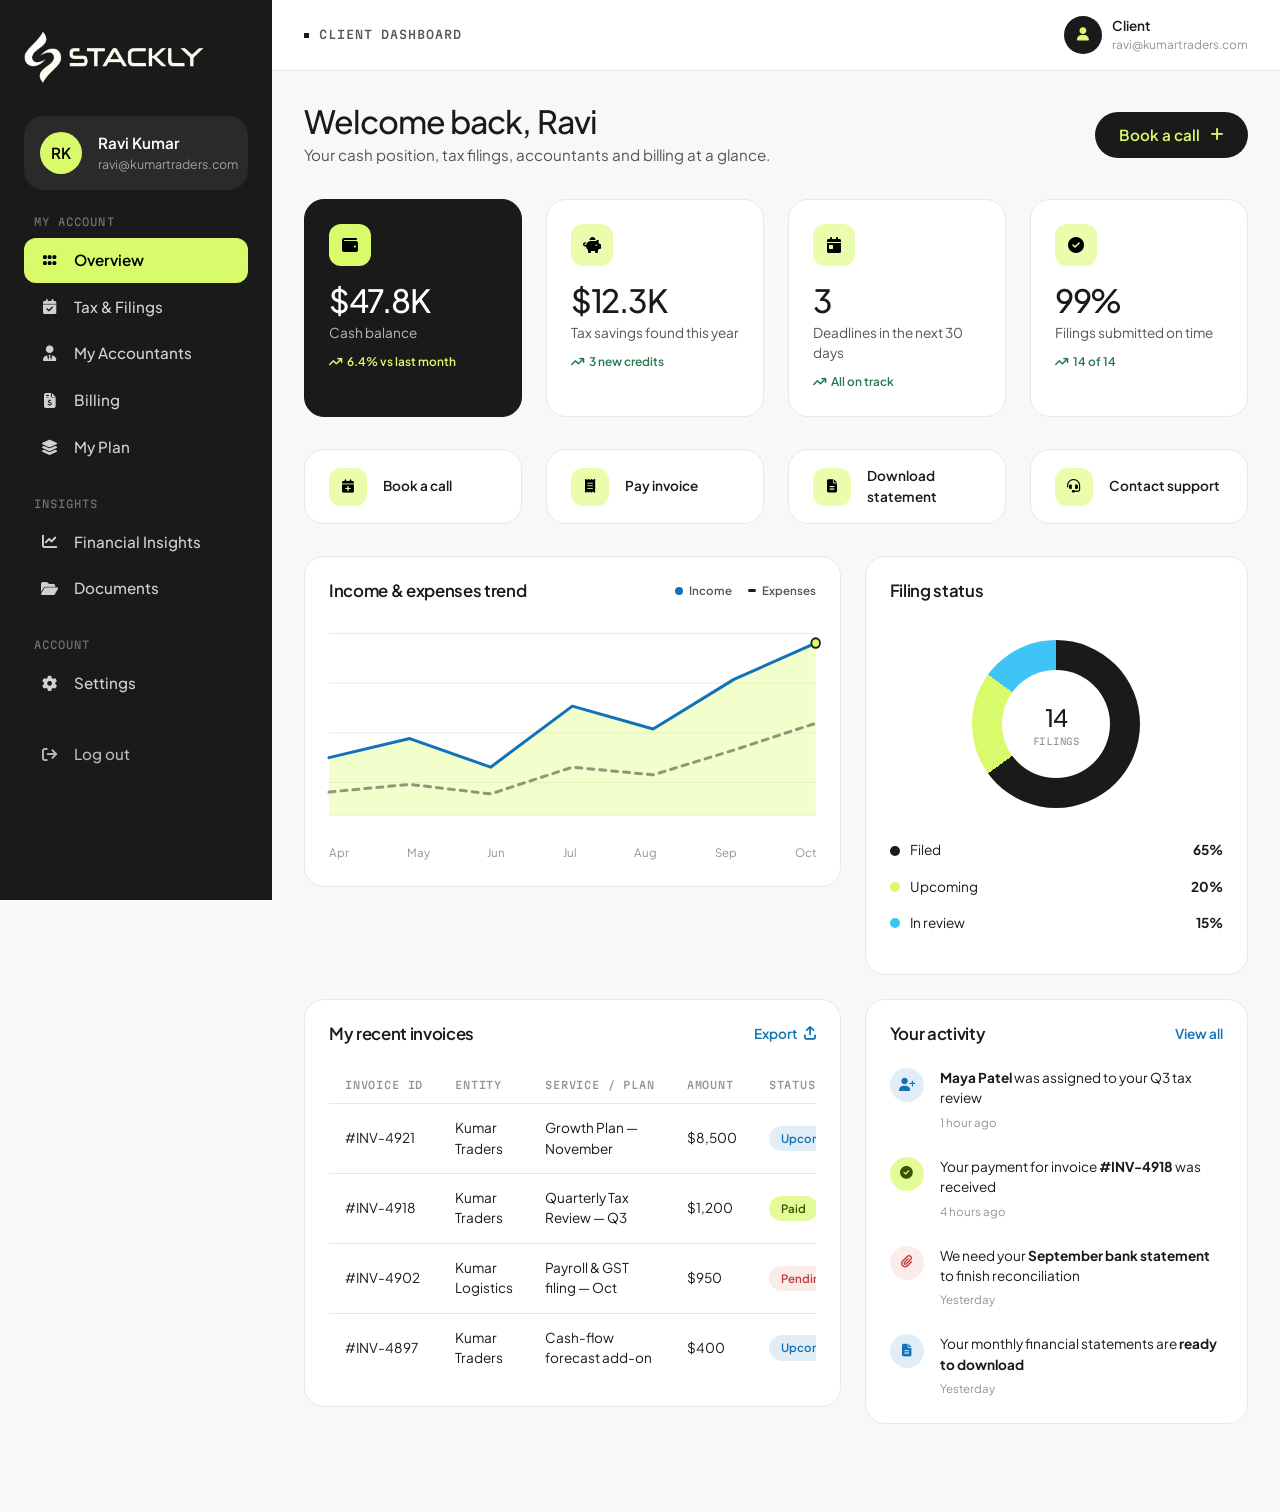
<file: user.html>
<!DOCTYPE html>
<html lang="en">
<head>
    <meta charset="UTF-8" />
    <meta name="viewport" content="width=device-width, initial-scale=1.0" />
    <title>My Dashboard – Stackly Finance</title>
    <link rel="preconnect" href="https://fonts.googleapis.com">
    <link rel="preconnect" href="https://fonts.gstatic.com" crossorigin>
    <link href="https://fonts.googleapis.com/css2?family=Plus+Jakarta+Sans:wght@300;400;500;600&family=Martian+Mono:wght@400;500&display=swap" rel="stylesheet" />
    <link rel="stylesheet" href="https://cdnjs.cloudflare.com/ajax/libs/font-awesome/6.5.2/css/all.min.css" />
    <link rel="stylesheet" href="dashboard.css" />
</head>
<body>
<div class="toast" id="toast"><i class="fa-solid fa-circle-check"></i><span></span></div>

<div class="dash-shell">

    <!-- ============ SIDEBAR ============ -->
    <aside class="sidebar" id="sidebar">
        <div class="sidebar-top">
            <a href="./index.html" class="logo" style="width:180px;height:60px"><img style="width:100%;height:60px;object-fit:cover" src="./src/logo/Untitled design (1)-compressed_11zon.webp" alt="Stackly"></a>
            <button class="sidebar-close" id="sidebarClose" aria-label="Close menu"><i class="fa-solid fa-xmark"></i></button>
        </div>

        <div class="sidebar-user">
            <div class="sidebar-avatar">RK</div>
            <div>
                <p class="sidebar-user-name">Ravi Kumar</p>
                <p class="sidebar-user-email">ravi@kumartraders.com</p>
            </div>
        </div>

        <nav class="sidebar-nav">
            <p class="nav-label">My account</p>
            <a href="#overview" class="nav-link active" data-section="overview"><i class="fa-solid fa-grip"></i> Overview</a>
            <a href="#clients" class="nav-link" data-section="clients"><i class="fa-solid fa-calendar-check"></i> Tax &amp; Filings</a>
            <a href="#staff" class="nav-link" data-section="staff"><i class="fa-solid fa-user-tie"></i> My Accountants</a>
            <a href="#requests" class="nav-link" data-section="requests"><i class="fa-solid fa-file-invoice-dollar"></i> Billing</a>
            <a href="#departments" class="nav-link" data-section="departments"><i class="fa-solid fa-layer-group"></i> My Plan</a>

            <p class="nav-label">Insights</p>
            <a href="#analytics" class="nav-link" data-section="analytics"><i class="fa-solid fa-chart-line"></i> Financial Insights</a>
            <a href="#reports" class="nav-link" data-section="reports"><i class="fa-solid fa-folder-open"></i> Documents</a>

            <p class="nav-label">Account</p>
            <a href="#settings" class="nav-link" data-section="settings"><i class="fa-solid fa-gear"></i> Settings</a>
            <a href="./login.html" class="nav-link nav-link-danger"><i class="fa-solid fa-arrow-right-from-bracket"></i> Log out</a>
        </nav>
    </aside>

    <div class="sidebar-overlay" id="sidebarOverlay"></div>

    <!-- ============ MAIN ============ -->
    <div class="dash-main">

        <header class="topbar">
            <button class="menu-toggle" id="menuToggle" aria-label="Open menu"><i class="fa-solid fa-bars"></i></button>
            <div class="topbar-search">Client Dashboard</div>
            <div class="topbar-actions">
                <div class="topbar-user">
                    <div class="topbar-avatar"><i class="fa-solid fa-user"></i></div>
                    <div class="topbar-user-text">
                        <p class="topbar-user-name">Client</p>
                        <p class="topbar-user-email"><span id="dashboardEmail">ravi@kumartraders.com</span></p>
                    </div>
                </div>
            </div>
        </header>

        <!-- ============ OVERVIEW ============ -->
        <section class="dash-section active" id="overview">
            <div class="section-head">
                <div>
                    <h1>Welcome back, Ravi</h1>
                    <p class="section-sub">Your cash position, tax filings, accountants and billing at a glance.</p>
                </div>
                <a href="#" class="btn-primary" data-toast="Booking form coming soon">Book a call <i class="fa-solid fa-plus"></i></a>
            </div>

            <div class="kpi-grid">
                <div class="kpi-card">
                    <span class="kpi-icon"><i class="fa-solid fa-wallet"></i></span>
                    <h3 data-count="48.2" data-pre="$" data-suf="K">$48.2K</h3>
                    <p>Cash balance</p>
                    <span class="kpi-trend kpi-trend-up"><i class="fa-solid fa-arrow-trend-up"></i> 6.4% vs last month</span>
                </div>
                <div class="kpi-card">
                    <span class="kpi-icon"><i class="fa-solid fa-piggy-bank"></i></span>
                    <h3 data-count="12.4" data-pre="$" data-suf="K">$12.4K</h3>
                    <p>Tax savings found this year</p>
                    <span class="kpi-trend kpi-trend-up"><i class="fa-solid fa-arrow-trend-up"></i> 3 new credits</span>
                </div>
                <div class="kpi-card">
                    <span class="kpi-icon"><i class="fa-solid fa-calendar-day"></i></span>
                    <h3 data-count="3">3</h3>
                    <p>Deadlines in the next 30 days</p>
                    <span class="kpi-trend kpi-trend-up"><i class="fa-solid fa-arrow-trend-up"></i> All on track</span>
                </div>
                <div class="kpi-card">
                    <span class="kpi-icon"><i class="fa-solid fa-circle-check"></i></span>
                    <h3 data-count="100" data-suf="%">100%</h3>
                    <p>Filings submitted on time</p>
                    <span class="kpi-trend kpi-trend-up"><i class="fa-solid fa-arrow-trend-up"></i> 14 of 14</span>
                </div>
            </div>

            <div class="quick-actions">
                <a href="#" class="quick-action" data-toast="Booking form coming soon"><span class="quick-action-icon"><i class="fa-solid fa-calendar-plus"></i></span>Book a call</a>
                <a href="#" class="quick-action" data-toast="Payment page coming soon"><span class="quick-action-icon"><i class="fa-solid fa-receipt"></i></span>Pay invoice</a>
                <a href="#" class="quick-action" data-toast="Statement download started"><span class="quick-action-icon"><i class="fa-solid fa-file-lines"></i></span>Download statement</a>
                <a href="#" class="quick-action" data-toast="Opening support chat"><span class="quick-action-icon"><i class="fa-solid fa-headset"></i></span>Contact support</a>
            </div>

            <div class="content-grid overview-charts">
                <div class="panel">
                    <div class="panel-head">
                        <h2>Income &amp; expenses trend</h2>
                        <div class="panel-head-actions">
                            <span class="chart-legend-inline"><span class="dot-swatch" style="--c:var(--blue)"></span>Income</span>
                            <span class="chart-legend-inline"><span class="dot-swatch dot-swatch-line" style="--c:var(--ink)"></span>Expenses</span>
                        </div>
                    </div>
                    <div class="line-chart-wrap">
                        <svg class="line-chart" viewBox="0 0 560 220" preserveAspectRatio="none" role="img" aria-label="Your income and expenses over the last 7 months">
                            <g class="line-chart-grid">
                                <line x1="0" y1="10" x2="560" y2="10"></line><line x1="0" y1="62" x2="560" y2="62"></line>
                                <line x1="0" y1="114" x2="560" y2="114"></line><line x1="0" y1="166" x2="560" y2="166"></line>
                                <line x1="0" y1="200" x2="560" y2="200"></line>
                            </g>
                            <polygon class="line-chart-area" points="0,140 93,120 186,150 280,86 373,110 466,58 560,20 560,200 0,200"></polygon>
                            <polyline class="line-chart-path line-chart-path-revenue" points="0,140 93,120 186,150 280,86 373,110 466,58 560,20"></polyline>
                            <polyline class="line-chart-path line-chart-path-orders" points="0,176 93,168 186,178 280,150 373,158 466,132 560,104"></polyline>
                            <g class="line-chart-dots"><circle cx="560" cy="20" r="5"></circle></g>
                        </svg>
                        <div class="line-chart-labels"><span>Apr</span><span>May</span><span>Jun</span><span>Jul</span><span>Aug</span><span>Sep</span><span>Oct</span></div>
                    </div>
                </div>

                <div class="panel">
                    <div class="panel-head"><h2>Filing status</h2></div>
                    <div class="donut-wrap">
                        <div class="donut-chart" style="--p1:65;--p2:20;--p3:15">
                            <div class="donut-center"><strong>14</strong><span>filings</span></div>
                        </div>
                        <ul class="legend-list donut-legend">
                            <li><span class="legend-dot" style="--c:var(--ink)"></span> Filed <strong>65%</strong></li>
                            <li><span class="legend-dot" style="--c:var(--lime)"></span> Upcoming <strong>20%</strong></li>
                            <li><span class="legend-dot" style="--c:var(--sky)"></span> In review <strong>15%</strong></li>
                        </ul>
                    </div>
                </div>
            </div>

            <div class="content-grid">
                <div class="panel">
                    <div class="panel-head">
                        <h2>My recent invoices</h2>
                        <a href="#" class="link-read" data-toast="Export started">Export <i class="fa-solid fa-arrow-up-from-bracket"></i></a>
                    </div>
                    <div class="table-wrap">
                        <table>
                            <thead><tr><th>Invoice ID</th><th>Entity</th><th>Service / Plan</th><th>Amount</th><th>Status</th><th></th></tr></thead>
                            <tbody>
                                <tr><td>#INV-4921</td><td>Kumar Traders</td><td>Growth Plan — November</td><td>$8,500</td><td><span class="status status-transit">Upcoming</span></td><td><a href="#" class="link-read" data-toast="Opening invoice">View</a></td></tr>
                                <tr><td>#INV-4918</td><td>Kumar Traders</td><td>Quarterly Tax Review — Q3</td><td>$1,200</td><td><span class="status status-delivered">Paid</span></td><td><a href="#" class="link-read" data-toast="Opening invoice">View</a></td></tr>
                                <tr><td>#INV-4902</td><td>Kumar Logistics</td><td>Payroll &amp; GST filing — Oct</td><td>$950</td><td><span class="status status-pending">Pending</span></td><td><a href="#" class="link-read" data-toast="Opening invoice">View</a></td></tr>
                                <tr><td>#INV-4897</td><td>Kumar Traders</td><td>Cash-flow forecast add-on</td><td>$400</td><td><span class="status status-transit">Upcoming</span></td><td><a href="#" class="link-read" data-toast="Opening invoice">View</a></td></tr>
                            </tbody>
                        </table>
                    </div>
                </div>

                <div class="panel">
                    <div class="panel-head">
                        <h2>Your activity</h2>
                        <a href="#" class="link-read" data-toast="Full activity log coming soon">View all</a>
                    </div>
                    <ul class="activity-feed">
                        <li class="activity-item"><span class="activity-icon activity-icon-transit"><i class="fa-solid fa-user-plus"></i></span>
                            <div><p><strong>Maya Patel</strong> was assigned to your Q3 tax review</p><span class="activity-time">1 hour ago</span></div></li>
                        <li class="activity-item"><span class="activity-icon activity-icon-delivered"><i class="fa-solid fa-circle-check"></i></span>
                            <div><p>Your payment for invoice <strong>#INV-4918</strong> was received</p><span class="activity-time">4 hours ago</span></div></li>
                        <li class="activity-item"><span class="activity-icon activity-icon-pending"><i class="fa-solid fa-paperclip"></i></span>
                            <div><p>We need your <strong>September bank statement</strong> to finish reconciliation</p><span class="activity-time">Yesterday</span></div></li>
                        <li class="activity-item"><span class="activity-icon activity-icon-transit"><i class="fa-solid fa-file-lines"></i></span>
                            <div><p>Your monthly financial statements are <strong>ready to download</strong></p><span class="activity-time">Yesterday</span></div></li>
                    </ul>
                </div>
            </div>
        </section>

        <!-- ============ TAX & FILINGS ============ -->
        <section class="dash-section" id="clients">
            <div class="section-head">
                <div>
                    <h1>Tax &amp; filings</h1>
                    <p class="section-sub">Every return, filing and deadline we handle for your business.</p>
                </div>
                <a href="#" class="btn-primary" data-toast="Request form coming soon">Request a filing <i class="fa-solid fa-plus"></i></a>
            </div>

            <div class="kpi-grid kpi-grid-3">
                <div class="kpi-card"><span class="kpi-icon"><i class="fa-solid fa-folder"></i></span><h3>14</h3><p>Filings this year</p></div>
                <div class="kpi-card"><span class="kpi-icon"><i class="fa-solid fa-circle-check"></i></span><h3>9</h3><p>Filed &amp; accepted</p></div>
                <div class="kpi-card"><span class="kpi-icon"><i class="fa-solid fa-clock"></i></span><h3>3</h3><p>Due in 30 days</p></div>
            </div>

            <div class="filter-tabs">
                <button class="filter-tab active" data-f="all">All</button>
                <button class="filter-tab" data-f="upcoming">Upcoming</button>
                <button class="filter-tab" data-f="filed">Filed</button>
                <button class="filter-tab" data-f="docs">Needs documents</button>
            </div>

            <div class="panel">
                <div class="table-wrap">
                    <table>
                        <thead><tr><th>Filing</th><th>Accountant</th><th>Due date</th><th>Status</th><th></th></tr></thead>
                        <tbody>
                            <tr data-tag="upcoming"><td>GST return — October</td><td>Arjun Khanna</td><td>Nov 20, 2026</td><td><span class="status status-transit">Upcoming</span></td><td><a href="#" class="link-read" data-toast="Opening filing">Manage</a></td></tr>
                            <tr data-tag="upcoming"><td>Advance tax — Q3 instalment</td><td>Maya Patel</td><td>Dec 15, 2026</td><td><span class="status status-transit">Upcoming</span></td><td><a href="#" class="link-read" data-toast="Opening filing">Manage</a></td></tr>
                            <tr data-tag="docs"><td>September reconciliation</td><td>Lucas Meyer</td><td>Oct 25, 2026</td><td><span class="status status-pending">Needs documents</span></td><td><a href="#" class="link-read" data-toast="Opening filing">Manage</a></td></tr>
                            <tr data-tag="filed"><td>GST return — September</td><td>Arjun Khanna</td><td>Oct 20, 2026</td><td><span class="status status-delivered">Filed</span></td><td><a href="#" class="link-read" data-toast="Opening filing">Manage</a></td></tr>
                        </tbody>
                    </table>
                    <p class="empty-row">Nothing in this group right now.</p>
                </div>
            </div>
        </section>

        <!-- ============ MY ACCOUNTANTS ============ -->
        <section class="dash-section" id="staff">
            <div class="section-head">
                <div>
                    <h1>My accountants</h1>
                    <p class="section-sub">The specialists who look after your books, tax and payroll.</p>
                </div>
                <a href="#" class="btn-primary" data-toast="Messaging coming soon">Message my team <i class="fa-solid fa-plus"></i></a>
            </div>

            <div class="kpi-grid kpi-grid-3">
                <div class="kpi-card"><span class="kpi-icon"><i class="fa-solid fa-user-tie"></i></span><h3>4</h3><p>Your accountants</p></div>
                <div class="kpi-card"><span class="kpi-icon"><i class="fa-solid fa-layer-group"></i></span><h3>3</h3><p>Services in use</p></div>
                <div class="kpi-card"><span class="kpi-icon"><i class="fa-solid fa-envelope"></i></span><h3>1</h3><p>Unread message</p></div>
            </div>

            <div class="filter-tabs">
                <button class="filter-tab active" data-f="all">All</button>
                <button class="filter-tab" data-f="tax">Tax</button>
                <button class="filter-tab" data-f="bookkeeping">Bookkeeping</button>
                <button class="filter-tab" data-f="advisory">Advisory</button>
            </div>

            <div class="team-dash-grid">
                <div class="team-dash-card" data-tag="tax"><div class="team-dash-avatar">MP</div><h3>Maya Patel</h3><p>Head of Tax</p><a href="#" class="link-read" data-toast="Opening profile">View profile</a></div>
                <div class="team-dash-card" data-tag="bookkeeping"><div class="team-dash-avatar">LM</div><h3>Lucas Meyer</h3><p>Senior Accountant</p><a href="#" class="link-read" data-toast="Opening profile">View profile</a></div>
                <div class="team-dash-card" data-tag="tax"><div class="team-dash-avatar">AK</div><h3>Arjun Khanna</h3><p>VAT &amp; GST Specialist</p><a href="#" class="link-read" data-toast="Opening profile">View profile</a></div>
                <div class="team-dash-card" data-tag="advisory"><div class="team-dash-avatar">SA</div><h3>Sofia Alvarez</h3><p>Client Success Director</p><a href="#" class="link-read" data-toast="Opening profile">View profile</a></div>
            </div>
        </section>

        <!-- ============ BILLING ============ -->
        <section class="dash-section" id="requests">
            <div class="section-head">
                <div>
                    <h1>Billing</h1>
                    <p class="section-sub">All invoices and payments for your plan and services.</p>
                </div>
                <a href="#" class="btn-primary" data-toast="Payment page coming soon">Pay invoice <i class="fa-solid fa-plus"></i></a>
            </div>

            <div class="kpi-grid kpi-grid-3">
                <div class="kpi-card"><span class="kpi-icon"><i class="fa-solid fa-hourglass-half"></i></span><h3>1</h3><p>Payment due</p></div>
                <div class="kpi-card"><span class="kpi-icon"><i class="fa-solid fa-calendar-check"></i></span><h3>2</h3><p>Upcoming charges</p></div>
                <div class="kpi-card"><span class="kpi-icon"><i class="fa-solid fa-circle-check"></i></span><h3>14</h3><p>Invoices paid this year</p></div>
            </div>

            <div class="panel">
                <div class="panel-head">
                    <h2>All my invoices</h2>
                    <a href="#" class="link-read" data-toast="Filters coming soon">Filter <i class="fa-solid fa-sliders"></i></a>
                </div>
                <div class="table-wrap">
                    <table>
                        <thead><tr><th>Invoice ID</th><th>Entity</th><th>Plan / Service</th><th>Amount</th><th>Payment method</th><th>Status</th><th></th></tr></thead>
                        <tbody>
                            <tr><td>#INV-4921</td><td>Kumar Traders</td><td>Growth Plan</td><td>$8,500</td><td><span class="status status-delivered">Card on file</span></td><td><span class="status status-transit">Upcoming</span></td><td><a href="#" class="link-read" data-toast="Opening invoice">View</a></td></tr>
                            <tr><td>#INV-4918</td><td>Kumar Traders</td><td>Tax review</td><td>$1,200</td><td><span class="status status-delivered">Card on file</span></td><td><span class="status status-delivered">Paid</span></td><td><a href="#" class="link-read" data-toast="Opening invoice">View</a></td></tr>
                            <tr><td>#INV-4902</td><td>Kumar Logistics</td><td>Payroll &amp; GST</td><td>$950</td><td><span class="status status-pending">Payment pending</span></td><td><span class="status status-pending">Due soon</span></td><td><a href="#" class="link-read" data-toast="Opening invoice">View</a></td></tr>
                            <tr><td>#INV-4897</td><td>Kumar Traders</td><td>Forecast add-on</td><td>$400</td><td><span class="status status-delivered">Card on file</span></td><td><span class="status status-transit">Upcoming</span></td><td><a href="#" class="link-read" data-toast="Opening invoice">View</a></td></tr>
                            <tr><td>#INV-4889</td><td>Kumar Traders</td><td>Growth Plan</td><td>$8,500</td><td><span class="status status-delivered">Card on file</span></td><td><span class="status status-delivered">Paid</span></td><td><a href="#" class="link-read" data-toast="Opening invoice">View</a></td></tr>
                        </tbody>
                    </table>
                </div>
            </div>
        </section>

        <!-- ============ MY PLAN ============ -->
        <section class="dash-section" id="departments">
            <div class="section-head">
                <div>
                    <h1>My plan</h1>
                    <p class="section-sub">Your subscription, active services and what’s included.</p>
                </div>
                <a href="#" class="btn-primary" data-toast="Plan options coming soon">Add service <i class="fa-solid fa-plus"></i></a>
            </div>

            <div class="kpi-grid kpi-grid-3">
                <div class="kpi-card"><span class="kpi-icon"><i class="fa-solid fa-layer-group"></i></span><h3>3</h3><p>Services active</p></div>
                <div class="kpi-card"><span class="kpi-icon"><i class="fa-solid fa-star"></i></span><h3>Growth</h3><p>Current plan · $8,500/mo</p></div>
                <div class="kpi-card"><span class="kpi-icon"><i class="fa-solid fa-calendar-days"></i></span><h3>Nov 1</h3><p>Next renewal</p></div>
            </div>

            <div class="panel">
                <div class="panel-head">
                    <h2>Services I’m subscribed to</h2>
                    <a href="#" class="link-read" data-toast="Full list coming soon">View all</a>
                </div>
                <div class="table-wrap">
                    <table>
                        <thead><tr><th>Service</th><th>Led by</th><th>Turnaround</th><th>Reports delivered</th><th>Fees this year</th><th></th></tr></thead>
                        <tbody>
                            <tr><td>Accounting &amp; bookkeeping</td><td>Lucas Meyer</td><td>5 days</td><td>10</td><td>$42,500</td><td><a href="#" class="link-read" data-toast="Opening service">Edit</a></td></tr>
                            <tr><td>Tax planning &amp; compliance</td><td>Maya Patel</td><td>7 days</td><td>4</td><td>$34,000</td><td><a href="#" class="link-read" data-toast="Opening service">Edit</a></td></tr>
                            <tr><td>Payroll &amp; GST filing</td><td>Arjun Khanna</td><td>Monthly</td><td>10</td><td>$25,500</td><td><a href="#" class="link-read" data-toast="Opening service">Edit</a></td></tr>
                            <tr><td>Outsourced CFO</td><td>Daniel Reed</td><td>—</td><td>0</td><td>$0</td><td><a href="#" class="link-read" data-toast="Opening service">Add</a></td></tr>
                        </tbody>
                    </table>
                </div>
            </div>
        </section>

        <!-- ============ FINANCIAL INSIGHTS ============ -->
        <section class="dash-section" id="analytics">
            <div class="section-head">
                <div>
                    <h1>Financial insights</h1>
                    <p class="section-sub">How your income, spending and profit are moving.</p>
                </div>
                <a href="#" class="btn-primary" data-toast="Export started">Export report <i class="fa-solid fa-arrow-up-from-bracket"></i></a>
            </div>

            <div class="content-grid">
                <div class="panel">
                    <div class="panel-head"><h2>Net profit per month</h2><span class="link-read">Last 6 months</span></div>
                    <div class="bar-chart">
                        <div class="bar-col"><span class="bar" style="--h:48%"></span><label>May</label></div>
                        <div class="bar-col"><span class="bar" style="--h:62%"></span><label>Jun</label></div>
                        <div class="bar-col"><span class="bar" style="--h:41%"></span><label>Jul</label></div>
                        <div class="bar-col"><span class="bar" style="--h:76%"></span><label>Aug</label></div>
                        <div class="bar-col"><span class="bar" style="--h:59%"></span><label>Sep</label></div>
                        <div class="bar-col"><span class="bar bar-current" style="--h:94%"></span><label>Oct</label></div>
                    </div>
                </div>

                <div class="panel">
                    <div class="panel-head"><h2>Spending by category</h2></div>
                    <ul class="legend-list">
                        <li><span class="legend-dot" style="--c:var(--ink)"></span> Payroll <strong>38%</strong></li>
                        <li><span class="legend-dot" style="--c:var(--lime)"></span> Rent &amp; utilities <strong>27%</strong></li>
                        <li><span class="legend-dot" style="--c:var(--sky)"></span> Software &amp; supplies <strong>21%</strong></li>
                        <li><span class="legend-dot" style="--c:var(--faint)"></span> Other <strong>14%</strong></li>
                    </ul>
                    <div class="legend-bar">
                        <span style="--w:38%;--c:var(--ink)"></span><span style="--w:27%;--c:var(--lime)"></span>
                        <span style="--w:21%;--c:var(--sky)"></span><span style="--w:14%;--c:var(--faint)"></span>
                    </div>
                </div>
            </div>
        </section>

        <!-- ============ DOCUMENTS ============ -->
        <section class="dash-section" id="reports">
            <div class="section-head">
                <div>
                    <h1>Documents</h1>
                    <p class="section-sub">Download your statements, tax returns, receipts and reports.</p>
                </div>
                <a href="#" class="btn-primary" data-toast="Upload coming soon">Upload document <i class="fa-solid fa-plus"></i></a>
            </div>
            <div class="panel">
                <div class="panel-head"><h2>My documents</h2></div>
                <div class="table-wrap">
                    <table>
                        <thead><tr><th>Document</th><th>Type</th><th>Generated</th><th>Size</th><th></th></tr></thead>
                        <tbody>
                            <tr><td>Monthly Financial Statements — September</td><td>Statement</td><td>Oct 01, 2026</td><td>1.4 MB</td><td><a href="#" class="link-read" data-toast="Download started">Download</a></td></tr>
                            <tr><td>Profit &amp; Loss Report — Q3</td><td>Report</td><td>Oct 05, 2026</td><td>920 KB</td><td><a href="#" class="link-read" data-toast="Download started">Download</a></td></tr>
                            <tr><td>GST Return Acknowledgement — September</td><td>Tax</td><td>Sep 22, 2026</td><td>780 KB</td><td><a href="#" class="link-read" data-toast="Download started">Download</a></td></tr>
                            <tr><td>Annual Plan Receipt</td><td>Receipt</td><td>Aug 01, 2026</td><td>520 KB</td><td><a href="#" class="link-read" data-toast="Download started">Download</a></td></tr>
                        </tbody>
                    </table>
                </div>
            </div>
        </section>

        <!-- ============ SETTINGS ============ -->
        <section class="dash-section" id="settings">
            <div class="section-head">
                <div>
                    <h1>Settings</h1>
                    <p class="section-sub">Manage your profile and notification preferences.</p>
                </div>
            </div>

            <div class="content-grid">
                <div class="panel">
                    <div class="panel-head"><h2>Profile</h2></div>
                    <form class="settings-form" id="settingsForm">
                        <div class="form-grid">
                            <div class="field"><label for="sName">Full name</label><input type="text" id="sName" value="Ravi Kumar" /></div>
                            <div class="field"><label for="sEmail">Email</label><input type="email" id="sEmail" value="ravi@kumartraders.com" /></div>
                            <div class="field"><label for="sPhone">Phone</label><input type="tel" id="sPhone" placeholder="Add phone number" /></div>
                            <div class="field"><label for="sRole">Subscription</label><input type="text" id="sRole" value="Client — Growth Plan" disabled /></div>
                        </div>
                        <button type="submit" class="btn-primary">Save changes <i class="fa-solid fa-check"></i></button>
                    </form>
                </div>

                <div class="panel">
                    <div class="panel-head"><h2>Notification preferences</h2></div>
                    <div class="toggle-row">
                        <div><p class="toggle-title">New invoice alerts</p><p class="toggle-sub">Email me when a new invoice is issued</p></div>
                        <label class="switch"><input type="checkbox" checked /><span class="slider"></span></label>
                    </div>
                    <div class="toggle-row">
                        <div><p class="toggle-title">Deadline reminders</p><p class="toggle-sub">Remind me before tax and filing deadlines</p></div>
                        <label class="switch"><input type="checkbox" checked /><span class="slider"></span></label>
                    </div>
                    <div class="toggle-row">
                        <div><p class="toggle-title">Monthly financial summary</p><p class="toggle-sub">Cash, income, expenses and profit in one email</p></div>
                        <label class="switch"><input type="checkbox" checked /><span class="slider"></span></label>
                    </div>
                </div>
            </div>
        </section>

    </div>
</div>

<script src="dashboard.js"></script>
</body>
</html>
</file>
<file: style.css>
:root {
    --lime: #d9fb6b;
    --ink: #1a1a1a;
    --sky: #3ec4f7;
    --grey: #f2f2f2;
    --mute: #555;
    --r: 24px
}

* {
    box-sizing: border-box;
    margin: 0;
    padding: 0
}

html {
    scroll-behavior: smooth
}

body {
    font-family: 'Plus Jakarta Sans', system-ui, sans-serif;
    color: #000;
    background: #fff;
    overflow-x: hidden;
    line-height: 1.4
}

body.menu-open {
    overflow: hidden
}

a {
    color: inherit;
    text-decoration: none
}

.mono {
    font-family: 'Martian Mono', ui-monospace, monospace;
    text-transform: uppercase;
    letter-spacing: .08em;
    font-size: 13px;
    font-weight: 500
}

h1,
h2,
h3 {
    font-weight: 400;
    letter-spacing: -.04em;
    line-height: 1.08
}

.wrap {
    max-width: 1230px;
    margin: 0 auto;
    padding: 0 40px
}

section {
    padding: 70px 0
}

.eyebrow {
    display: flex;
    align-items: center;
    justify-content: center;
    gap: 8px;
    margin-bottom: 22px
}

.eyebrow:before {
    content: "";
    width: 5px;
    height: 5px;
    background: #000
}

.head {
    text-align: center;
    max-width: 700px;
    margin: 0 auto 40px
}

.head h2 {
    font-size: clamp(32px, 4.4vw, 52px)
}

.head p {
    color: var(--mute);
    margin: 18px auto 26px;
    max-width: 520px
}

/* buttons */
.btn {
    display: inline-flex;
    align-items: center;
    gap: 14px;
    padding: 6px 6px 6px 20px;
    border-radius: 99px;
    background: var(--lime);
    color: #000;
    transition: transform .3s, box-shadow .3s
}

.btn i {
    width: 40px;
    height: 40px;
    border-radius: 50%;
    background: var(--ink);
    color: #fff;
    display: grid;
    place-items: center;
    font-style: normal;
    transition: transform .3s
}

.btn:hover {
    transform: translateY(-2px);
    box-shadow: 0 8px 20px rgba(150, 190, 0, .35)
}

.btn:hover i {
    transform: rotate(45deg)
}

.btn.dark {
    background: var(--ink);
    color: var(--lime)
}

.btn.dark i {
    background: var(--lime);
    color: #000
}

.pill {
    padding: 14px 20px;
    border-radius: 99px;
    display: inline-block;
    transition: transform .3s, background .3s
}

.pill:hover {
    transform: translateY(-2px)
}

/* hero */
.hero {
    margin: 10px;
    border-radius: 32px;
    position: relative;
    overflow: hidden;
    color: #fff;
    min-height: 775px;
    padding: 0 0 40px;
    background: radial-gradient(ellipse 40% 12% at 12% 56%, rgba(255, 255, 255, .7), transparent 70%), radial-gradient(ellipse 35% 10% at 80% 70%, rgba(255, 255, 255, .55), transparent 70%), radial-gradient(ellipse 50% 14% at 30% 100%, rgba(255, 255, 255, .8), transparent 70%), radial-gradient(ellipse 45% 12% at 90% 100%, rgba(255, 255, 255, .8), transparent 70%), linear-gradient(180deg, #1272b8 0%, #2a8bd6 45%, #59aeea 100%)
}

nav {
    display: flex;
    align-items: center;
    justify-content: space-between;
    padding: 20px 40px;
    position: relative;
    z-index: 5
}

.logo {
    display: flex;
    align-items: center;
    gap: 10px;
    font-size: 20px;
    font-weight: 400
}

.logo svg {
    width: 34px;
    height: 24px
}

.links {
    display: flex;
    gap: 34px
}

.links a {
    position: relative;
    padding: 4px 0
}

.links a:after {
    content: "";
    position: absolute;
    left: 0;
    bottom: -2px;
    height: 1px;
    width: 0;
    background: currentColor;
    transition: width .3s
}

.links a:hover:after {
    width: 100%
}

.nav-login-mobile {
    display: none
}

.burger {
    display: none;
    background: none;
    border: 0;
    color: #fff;
    width: 40px;
    height: 40px;
    cursor: pointer
}

.burger span {
    display: block;
    height: 2px;
    background: #fff;
    margin: 7px 8px;
    transition: .3s
}

.burger.open span:first-child {
    transform: translateY(4.5px) rotate(45deg)
}

.burger.open span:last-child {
    transform: translateY(-4.5px) rotate(-45deg)
}

.hero-c {
    text-align: center;
    padding: 100px 20px 0;
    max-width: 900px;
    margin: 0 auto;
    position: relative;
    z-index: 2
}

.hero h1 {
    font-size: clamp(40px, 6.4vw, 72px);
    font-weight: 400
}

.hero h1 span {
    color: rgba(255, 255, 255, .65);
    display: block
}

.hero p.sub {
    max-width: 440px;
    margin: 26px auto 30px
}

.cta {
    display: flex;
    gap: 12px;
    justify-content: center;
    flex-wrap: wrap
}

.pill.glass {
    background: #1a64a6;
    color: #fff
}

/* card carousel */
.stage {
    position: relative;
    height: 260px;
    margin-top: 50px;
    perspective: 1200px
}

.card3d {
    position: absolute;
    left: 50%;
    top: 0;
    width: 140px;
    height: 150px;
    border-radius: 14px;
    background: #fff;
    color: #000;
    padding: 12px;
    font-size: 11px;
    box-shadow: 0 10px 30px rgba(0, 0, 0, .18);
    transform-origin: center;
    transition: transform .8s cubic-bezier(.2, .8, .2, 1), opacity .8s
}

.card3d.dark {
    background: #1b1b1b;
    color: #fff
}

.card3d.photo {
    background: linear-gradient(135deg, #6b4423, #c97b3a 60%, #f0a040);
    padding: 0;
    overflow: hidden
}

.card3d.photo b {
    position: absolute;
    left: 8px;
    right: 8px;
    bottom: 8px;
    background: #fff;
    color: #000;
    border-radius: 8px;
    padding: 6px 8px;
    font-weight: 500;
    font-size: 10px
}

.card3d.blue {
    background: linear-gradient(160deg, #7fc4f5, #3b8de0)
}

.bars {
    display: flex;
    align-items: flex-end;
    gap: 5px;
    height: 70px;
    margin-top: 10px
}

.bars i {
    flex: 1;
    background: #eee;
    border-radius: 2px
}

.bars i:last-child {
    background: var(--sky)
}

.rate {
    text-align: center;
    margin-top: 10px;
    font-size: 14px;
}

.stars {
    color: #f1ee48;
    letter-spacing: 8px;
    margin-top: 8px;
    font-size: 15px
}

/* logos */
.logos {
    display: flex;
    justify-content: space-between;
    gap: 20px;
    padding: 30px 0;
    color: #bbb;
    font-weight: 500;
    font-size: 18px;
    overflow: hidden
}

.logos span {
    display: flex;
    align-items: center;
    gap: 8px;
    white-space: nowrap
}

.logos em {
    width: 30px;
    height: 30px;
    border-radius: 50%;
    background: #c4c4c4;
    display: inline-block
}

/* about */
.about h2 {
    font-size: clamp(30px, 4.6vw, 58px);
    text-align: center;
    max-width: 720px;
    margin: 0 auto 60px
}

.about h2 .g {
    color: #888
}

.ic {
    display: inline-grid;
    place-items: center;
    width: .82em;
    height: .82em;
    border-radius: 50%;
    vertical-align: middle;
    font-size: .9em;
    margin: 0 4px
}

.stats {
    display: grid;
    grid-template-columns: 1fr 1fr 1fr;
    gap: 16px
}

.box {
    border-radius: var(--r);
    padding: 20px;
    position: relative;
    overflow: hidden;
    min-height: 200px
}

.s1 {
    grid-row: span 2;
    background: linear-gradient(180deg, #1a78bd, #58a9e4);
    min-height: 400px;
    display: flex;
    flex-direction: column;
    justify-content: flex-end
}

.s1 .tag {
    position: absolute;
    top: 20px;
    left: 20px;
    font-weight: 700;
    color: #fff;
    font-size: 26px;
    letter-spacing: -.03em
}

.s1 .face {
    position: absolute;
    left: 50%;
    top: 60px;
    width: 150px;
    height: 200px;
    transform: translateX(-50%);
    border-radius: 75px 75px 20px 20px;
    background: linear-gradient(#c9a07a, #e8e8f8)
}

.inner {
    background: #fff;
    border-radius: 16px;
    padding: 18px;
    position: relative
}

.big {
    font-size: clamp(44px, 6vw, 76px);
    letter-spacing: -.05em;
    line-height: 1
}

.s2 {
    background: var(--grey);
    grid-row: span 2;
    display: flex;
    flex-direction: column;
    justify-content: space-between
}

.s2 .big {
    font-size: 44px
}

.av {
    display: flex
}

.av i {
    width: 38px;
    height: 38px;
    border-radius: 50%;
    border: 2px solid #fff;
    margin-right: -8px;
    background: linear-gradient(135deg, #8a6a58, #d9b49a)
}

.av i:nth-child(2) {
    background: linear-gradient(135deg, #523, #b87)
}

.av i:nth-child(3) {
    background: linear-gradient(135deg, #c22, #fdb)
}

.av i:nth-child(4) {
    background: linear-gradient(135deg, #ccc, #ffe)
}

.s3 {
    background: var(--lime);
    display: flex;
    flex-direction: column;
    justify-content: space-between;
    min-height: 200px
}

.s3 .big {
    font-size: 44px;
    margin-top: 14px
}

.s4 {
    background: var(--ink);
    color: #fff;
    display: flex;
    justify-content: space-between;
    align-items: center;
    min-height: 88px;
    padding: 20px;
    align-self: end
}

.s4 .big {
    font-size: 40px
}

.stats .s2,
.stats .s3,
.stats .s4 {
    grid-row: auto
}

.stats {
    grid-template-areas: "a b c" "a b d"
}

.s1 {
    grid-area: a
}

.s2 {
    grid-area: b
}

.s3 {
    grid-area: c
}

.s4 {
    grid-area: d
}

/* panels */
.panel {
    background: var(--grey);
    border-radius: 28px;
    padding: 12px;
    display: grid;
    gap: 12px
}

.panel .c {
    background: #fff;
    border-radius: var(--r);
    padding: 20px
}

.svc {
    grid-template-columns: 1.1fr 1fr 1fr
}

.svc .c {
    min-height: 300px;
    display: flex;
    flex-direction: column;
    justify-content: flex-end;
    position: relative;
    transition: transform .4s
}

.svc .c:hover {
    transform: translateY(-4px)
}

.svc .c>.ico {
    position: absolute;
    top: 20px;
    left: 20px
}

.ico {
    width: 40px;
    height: 40px;
    border-radius: 12px;
    background: var(--lime);
    display: grid;
    place-items: center
}

.svc h3,
.exp h3 {
    font-size: 24px;
    letter-spacing: -.03em;
    margin-bottom: 8px
}

.svc p,
.exp p {
    color: var(--mute);
    font-size: 15px
}

.svc .first {
    flex-direction: row;
    gap: 20px;
    align-items: flex-end
}

.svc .first>div {
    flex: 1
}

.svc .first .pic {
    flex: 1.1;
    align-self: stretch;
    margin: 0;
    border-radius: 14px;
    background: linear-gradient(135deg, #d97b8f 0, #3a8a58 45%, #e0a35a 100%)
}

.exp {
    grid-template-columns: 1fr 1fr
}

.exp .c {
    text-align: center;
    padding: 30px 30px 40px;
    transition: transform .4s
}

.exp .c:hover {
    transform: translateY(-4px)
}

.mock {
    height: 300px;
    position: relative;
    margin-bottom: 20px
}

.m {
    position: absolute;
    border-radius: 16px;
    box-shadow: 0 14px 34px rgba(0, 0, 0, .14);
    background: #fff;
    padding: 14px;
    text-align: left;
    font-size: 12px;
    transition: transform .6s
}

.exp .c:hover .m.a {
    transform: rotate(-9deg) translate(-8px, -6px)
}

.exp .c:hover .m.b {
    transform: rotate(6deg) translate(8px, 6px)
}

.m.dk {
    background: #1b1b1b;
    color: #fff
}

.m .bars {
    height: 90px
}

.m .row {
    background: #f2f2f2;
    border-radius: 8px;
    padding: 8px;
    margin-top: 6px;
    display: flex;
    justify-content: space-between;
    font-size: 11px
}

.prog {
    height: 8px;
    border-radius: 5px;
    background: #e8e8e8;
    margin: 10px 0
}

.prog i {
    display: block;
    height: 100%;
    width: 48%;
    background: var(--sky);
    border-radius: 5px
}

.orbit {
    position: absolute;
    inset: 0
}

.orbit u {
    position: absolute;
    left: 50%;
    top: 50%;
    border: 1px solid #e6e6e6;
    border-radius: 50%;
    transform: translate(-50%, -50%)
}

.chip {
    position: absolute;
    background: #fff;
    border-radius: 99px;
    padding: 5px 10px 5px 6px;
    font-size: 11px;
    display: flex;
    align-items: center;
    gap: 6px;
    box-shadow: 0 6px 18px rgba(0, 0, 0, .12);
    animation: float 5s ease-in-out infinite
}

.chip i {
    width: 20px;
    height: 20px;
    border-radius: 50%;
    background: linear-gradient(135deg, #7a4a30, #d9a47e)
}

.chip b {
    font-weight: 500;
    background: #c8f5c0;
    border-radius: 99px;
    padding: 2px 6px;
    font-size: 10px
}

@keyframes float {
    50% {
        transform: translateY(-8px)
    }
}

/* pricing */
.price {
    grid-template-columns: repeat(3, 1fr)
}

.plan {
    padding: 20px;
    border-radius: var(--r);
    background: #fff;
    transition: transform .4s
}

.plan:hover {
    transform: translateY(-6px)
}

.plan.hot {
    background: var(--lime)
}

.plan .t {
    display: flex;
    align-items: center;
    gap: 12px;
    margin-bottom: 26px
}

.plan.hot .ico {
    background: var(--ink);
    color: var(--lime)
}

.plan>p {
    color: var(--mute);
    min-height: 50px
}

.amt {
    font-size: 46px;
    letter-spacing: -.04em;
    margin: 22px 0 24px
}

.amt small {
    font-size: 16px;
    color: var(--mute);
    letter-spacing: 0;
    margin-left: 6px
}

.plan ul {
    list-style: none;
    display: grid;
    gap: 14px;
    margin-bottom: 30px;
    color: #444
}

.plan li {
    display: flex;
    gap: 14px;
    align-items: center
}

.plan li:before {
    content: "\f00c";
    font-family: "Font Awesome 6 Free";
    font-weight: 900;
    width: 20px;
    height: 20px;
    border-radius: 50%;
    background: #111;
    color: #fff;
    font-size: 11px;
    display: grid;
    place-items: center;
    flex: none
}

.plan .btn2 {
    display: block;
    text-align: center;
    background: var(--ink);
    color: var(--lime);
    padding: 18px;
    border-radius: 99px;
    transition: letter-spacing .3s
}

.plan .btn2:hover {
    letter-spacing: .14em
}

/* testimonials */
.thead {
    display: flex;
    justify-content: space-between;
    align-items: flex-end;
    margin-bottom: 40px;
    gap: 20px
}

.thead h2 {
    font-size: clamp(32px, 4.4vw, 52px)
}

.thead p {
    color: var(--mute);
    margin-top: 30px
}

.arrows {
    display: flex;
    gap: 12px
}

.arrows button {
    width: 40px;
    height: 40px;
    border: 0;
    border-radius: 10px;
    background: var(--grey);
    font-size: 18px;
    cursor: pointer;
    transition: background .3s
}

.arrows button:hover {
    background: var(--lime)
}

.slider {
    display: flex;
    gap: 24px;
    overflow-x: auto;
    scroll-snap-type: x mandatory;
    scrollbar-width: none;
    scroll-behavior: smooth
}

.slider::-webkit-scrollbar {
    display: none
}

.tcard {
    flex: 0 0 calc((100% - 48px)/3);
    height: 480px;
    border-radius: 28px;
    position: relative;
    overflow: hidden;
    color: #fff;
    scroll-snap-align: start;
    padding: 20px;
    display: flex;
    flex-direction: column;
    justify-content: flex-end
}

.tcard:before {
    content: "";
    position: absolute;
    inset: 0;
    background: var(--bg);
    z-index: -1;
    transition: transform .8s
}

.tcard:hover:before {
    transform: scale(1.05)
}

.tcard:after {
    content: "";
    position: absolute;
    inset: 0;
    background: linear-gradient(transparent 45%, rgba(0, 0, 0, .85));
    z-index: -1
}

.tcard {
    isolation: isolate
}

.tcard .lg {
    position: absolute;
    top: 20px;
    left: 20px;
    font-weight: 700;
    font-size: 18px
}

.tcard .q {
    font-size: 40px;
    line-height: 1
}

.tcard p {
    font-size: 20px;
    margin: 8px 0 22px
}

.tcard small {
    align-self: flex-end;
    font-size: 14px
}

/* blog */
.bhead {
    display: flex;
    justify-content: space-between;
    align-items: flex-end;
    margin-bottom: 40px;
    gap: 20px
}

.bhead h2 {
    font-size: clamp(32px, 4.4vw, 52px)
}

.bhead p {
    color: var(--mute);
    margin-top: 14px
}

.va {
    background: var(--ink);
    color: var(--lime);
    padding: 14px 20px;
    border-radius: 99px;
    white-space: nowrap
}

.blog {
    display: grid;
    grid-template-columns: repeat(3, 1fr);
    gap: 24px
}

.post {
    height: 376px;
    border-radius: 28px;
    position: relative;
    overflow: hidden;
    color: #fff;
    padding: 20px;
    display: flex;
    align-items: flex-end;
    isolation: isolate
}

.post:before {
    content: "";
    position: absolute;
    inset: 0;
    background: var(--bg);
    z-index: -2;
    transition: transform .8s
}

.post:hover:before {
    transform: scale(1.07)
}

.post:after {
    content: "";
    position: absolute;
    inset: 0;
    background: linear-gradient(transparent 55%, rgba(0, 0, 0, .9));
    z-index: -1
}

.post h3 {
    font-size: 24px;
    letter-spacing: -.03em
}

/* cta + footer */
.cband {
    margin: 0 10px 6px;
    border-radius: 32px;
    min-height: 488px;
    padding: 60px 40px;
    color: #fff;
    position: relative;
    overflow: hidden;
    background: radial-gradient(ellipse 60% 25% at 20% 100%, #5c9a3c, transparent), linear-gradient(180deg, #3a8ccf, #5ba7e6 70%, #8cb86a)
}

.cband>*:not(.bgimg):not(.stalk) {
    position: relative;
    z-index: 2
}

.cband .trust {
    display: flex;
    align-items: center;
    gap: 16px;
    margin-bottom: 50px
}

.cband h2 {
    font-size: clamp(34px, 4.6vw, 56px);
    max-width: 640px
}

.cband p {
    max-width: 470px;
    margin: 20px 0 34px
}

.stalk {
    position: absolute;
    right: 8%;
    bottom: -20px;
    width: 3px;
    height: 360px;
    background: #a8805a;
    transform-origin: bottom;
    animation: sway 5s ease-in-out infinite
}

.stalk:before {
    content: "";
    position: absolute;
    top: -24px;
    left: -24px;
    width: 50px;
    height: 70px;
    border-radius: 50%;
    background: #d8b9a0
}

.stalk:nth-of-type(2) {
    right: 14%;
    height: 300px;
    animation-delay: -1.5s
}

.stalk:nth-of-type(3) {
    right: 3%;
    height: 420px;
    animation-delay: -3s
}

@keyframes sway {
    50% {
        transform: rotate(5deg)
    }
}

footer {
    margin: 0 10px 10px;
    background: var(--ink);
    color: #fff;
    border-radius: 32px;
    padding: 40px
}

.fg {
    display: grid;
    grid-template-columns: 1.5fr 2fr;
    gap: 40px
}

.fl {
    display: grid;
    grid-template-columns: repeat(3, 1fr);
    gap: 22px 20px;
    align-content: start;
    color: #ccc
}

.fl a {
    transition: color .3s
}

.fl a:hover {
    color: var(--lime)
}

.fg p {
    margin: 22px 0 14px;
    max-width: 480px
}

.sub {
    display: flex;
    background: #333;
    border-radius: 99px;
    padding: 4px;
    max-width: 420px
}

.sub input {
    flex: 1;
    min-width: 0;
    background: none;
    border: 0;
    color: #fff;
    padding: 0 20px;
    font: inherit;
    outline: 0
}

.fb {
    display: flex;
    justify-content: space-between;
    margin-top: 60px;
    color: #ccc;
    font-size: 14px;
    gap: 16px;
    flex-wrap: wrap
}

.fb div {
    display: flex;
    gap: 24px
}

.bgimg {
    position: absolute;
    inset: 0;
    width: 100%;
    height: 100%;
    object-fit: cover;
    z-index: -2;
    transition: transform .8s
}

.hero>.bgimg,
.cband>.bgimg {
    z-index: 0
}

.hero>nav,
.hero>.stage,
.hero>.rate {
    position: relative;
    z-index: 3
}

.tcard:before,
.post:before {
    display: none
}

.tcard:hover .bgimg,
.post:hover .bgimg {
    transform: scale(1.06)
}

.av img {
    width: 38px;
    height: 38px;
    border-radius: 50%;
    border: 2px solid #fff;
    margin-right: -8px;
    object-fit: cover;
    background: #ddd
}

.chip img {
    width: 20px;
    height: 20px;
    border-radius: 50%;
    object-fit: cover
}

.card3d img.fill {
    position: absolute;
    inset: 0;
    width: 100%;
    height: 100%;
    object-fit: cover
}

.s1 img.face {
    position: absolute;
    left: 50%;
    top: 60px;
    width: 150px;
    height: 200px;
    transform: translateX(-50%);
    border-radius: 75px 75px 20px 20px;
    object-fit: cover
}

img.pic {
    object-fit: cover;
    width: 100%;
    min-height: 200px
}

.logos img {
    height: 30px;
    width: 30px;
    border-radius: 50%;
    filter: grayscale(1);
    opacity: .5
}

/* extra sections */
.steps {
    grid-template-columns: repeat(4, 1fr)
}

.step {
    min-height: 260px;
    display: flex;
    flex-direction: column;
    justify-content: space-between;
    transition: transform .4s, background .4s
}

.step:hover {
    transform: translateY(-6px);
    background: var(--lime)
}

.step .n {
    font-size: 56px;
    letter-spacing: -.05em;
    color: #bbb;
    transition: color .4s
}

.step:hover .n {
    color: #000
}

.step h3 {
    font-size: 22px;
    letter-spacing: -.03em;
    margin-bottom: 8px
}

.step p {
    color: var(--mute);
    font-size: 15px
}

.cases {
    display: grid;
    grid-template-columns: repeat(3, 1fr);
    gap: 24px
}

.case {
    border-radius: 28px;
    background: var(--grey);
    padding: 12px;
    transition: transform .4s
}

.case:hover {
    transform: translateY(-6px)
}

.case .im {
    height: 230px;
    border-radius: 20px;
    overflow: hidden
}

.case .im img {
    width: 100%;
    height: 100%;
    object-fit: cover;
    transition: transform .8s
}

.case:hover .im img {
    transform: scale(1.07)
}

.case .tx {
    padding: 18px 10px 10px
}

.case .big {
    font-size: 52px;
    margin: 6px 0 10px
}

.case p {
    color: var(--mute);
    font-size: 15px
}

.team {
    display: grid;
    grid-template-columns: repeat(4, 1fr);
    gap: 24px
}

.mem {
    position: relative;
    border-radius: 28px;
    overflow: hidden;
    height: 380px;
    color: #fff;
    display: flex;
    align-items: flex-end;
    padding: 20px;
    isolation: isolate
}

.mem img {
    position: absolute;
    inset: 0;
    width: 100%;
    height: 100%;
    object-fit: cover;
    z-index: -2;
    transition: transform .8s
}

.mem:hover img {
    transform: scale(1.07)
}

.mem:after {
    content: "";
    position: absolute;
    inset: 0;
    background: linear-gradient(transparent 55%, rgba(0, 0, 0, .85));
    z-index: -1
}

.mem h3 {
    font-size: 22px;
    letter-spacing: -.03em
}

.mem small {
    opacity: .8
}

.faq {
    max-width: 820px;
    margin: 0 auto;
    display: grid;
    gap: 12px
}

.faq details {
    background: var(--grey);
    border-radius: 20px;
    padding: 0 24px;
    transition: background .3s
}

.faq details[open] {
    background: var(--lime)
}

.faq summary {
    list-style: none;
    cursor: pointer;
    padding: 22px 0;
    font-size: 19px;
    letter-spacing: -.02em;
    display: flex;
    justify-content: space-between;
    gap: 16px
}

.faq summary::-webkit-details-marker {
    display: none
}

.faq summary:after {
    content: "+";
    font-size: 26px;
    line-height: 1;
    transition: transform .3s
}

.faq details[open] summary:after {
    transform: rotate(45deg)
}

.faq details p {
    color: #444;
    padding: 0 0 22px;
    animation: up .5s both
}

.contact {
    display: grid;
    grid-template-columns: 1fr 1.2fr;
    gap: 12px;
    background: var(--grey);
    border-radius: 28px;
    padding: 12px
}

.contact>div {
    border-radius: var(--r);
    padding: 32px
}

.cinfo {
    background: var(--ink);
    color: #fff;
    display: flex;
    flex-direction: column;
    justify-content: space-between;
    gap: 30px
}

.cinfo h2 {
    font-size: clamp(30px, 3.6vw, 44px)
}

.cinfo p {
    color: #bbb;
    margin-top: 14px
}

.cinfo a {
    display: block;
    margin-top: 8px;
    color: var(--lime)
}

.cform {
    background: #fff;
    display: grid;
    gap: 14px;
    align-content: start
}

.cform input,
.cform textarea,
.cform select {
    width: 100%;
    border: 1px solid #e3e3e3;
    background: #fafafa;
    border-radius: 14px;
    padding: 16px;
    font: inherit;
    outline: 0;
    transition: border-color .3s, box-shadow .3s
}

.cform input:focus,
.cform textarea:focus,
.cform select:focus {
    border-color: #000;
    box-shadow: 0 0 0 4px rgba(217, 251, 107, .6)
}

.cform textarea {
    min-height: 120px;
    resize: vertical
}

.r2 {
    display: grid;
    grid-template-columns: 1fr 1fr;
    gap: 14px
}

.cform button {
    border: 0;
    cursor: pointer;
    justify-self: start;
    font-size: 13px
}

.social {
    display: flex;
    gap: 12px;
    margin-top: 26px
}

.social a {
    width: 44px;
    height: 44px;
    border-radius: 50%;
    background: #333;
    display: grid;
    place-items: center;
    transition: background .3s, transform .3s, color .3s
}

.social a:hover {
    background: var(--lime);
    color: #000;
    transform: translateY(-4px)
}

.social svg {
    width: 20px;
    height: 20px;
    fill: currentColor
}

@media(max-width:1000px) {

    .steps,
    .team {
        grid-template-columns: 1fr 1fr
    }

    .cases {
        grid-template-columns: 1fr 1fr
    }

    .contact {
        grid-template-columns: 1fr
    }
}

@media(max-width:768px) {

    .steps,
    .team,
    .cases {
        grid-template-columns: 1fr
    }

    .r2 {
        grid-template-columns: 1fr
    }

    .mem {
        height: 340px
    }

    .contact>div {
        padding: 22px
    }
}

/* more motion */
#loader {
    position: fixed;
    inset: 0;
    background: var(--ink);
    z-index: 999;
    display: grid;
    place-items: center;
    transition: opacity .7s, visibility .7s
}

#loader.hide {
    opacity: 0;
    visibility: hidden
}

#loader img {
    width: 180px;
    max-width: 65vw;
    height: 60px;
    object-fit: cover;
    animation: pl 1s ease-in-out infinite
}

@keyframes pl {
    50% {
        transform: scale(1.2);
        opacity: .55
    }
}

#bar {
    position: fixed;
    top: 0;
    left: 0;
    height: 3px;
    width: 100%;
    background: linear-gradient(90deg, var(--sky), var(--lime));
    transform-origin: left;
    transform: scaleX(0);
    z-index: 998
}

#up {
    position: fixed;
    right: 20px;
    bottom: 20px;
    width: 48px;
    height: 48px;
    border: 0;
    border-radius: 50%;
    background: var(--ink);
    color: var(--lime);
    cursor: pointer;
    opacity: 0;
    visibility: hidden;
    transform: translateY(20px);
    transition: .4s;
    z-index: 90
}

#up.show {
    opacity: 1;
    visibility: visible;
    transform: none
}

#up.show:hover {
    background: var(--lime);
    color: #000;
    transform: translateY(-5px)
}

body:not(.ready) .hero-c>* {
    animation: none;
    opacity: 0;
}

.hero>.bgimg,
.cband>.bgimg {
    animation: kb 24s ease-in-out infinite alternate
}

@keyframes kb {
    to {
        transform: scale(1.12)
    }
}

.card3d {
    animation: bob 6s ease-in-out infinite
}

.card3d:nth-child(odd) {
    animation-delay: -3s
}

.card3d:nth-child(3n) {
    animation-delay: -1.5s
}

@keyframes bob {
    50% {
        translate: 0 -12px
    }
}

.btn,
.btn2,
.va,
.pill {
    position: relative;
    overflow: hidden
}

.btn:before,
.btn2:before,
.va:before,
.pill:before {
    content: "";
    position: absolute;
    inset: 0;
    pointer-events: none;
    background: linear-gradient(110deg, transparent 35%, rgba(255, 255, 255, .5) 50%, transparent 65%);
    transform: translateX(-130%);
    transition: transform .8s
}

.btn:hover:before,
.btn2:hover:before,
.va:hover:before,
.pill:hover:before {
    transform: translateX(130%)
}

.pulse {
    animation: pulse 2.4s infinite
}

@keyframes pulse {
    0% {
        box-shadow: 0 0 0 0 rgba(217, 251, 107, .7)
    }

    70%,
    100% {
        box-shadow: 0 0 0 18px rgba(217, 251, 107, 0)
    }
}

.plan.hot {
    animation: glow 3s ease-in-out infinite
}

@keyframes glow {
    50% {
        box-shadow: 0 0 0 8px rgba(217, 251, 107, .4)
    }
}

.ic {
    color: #000;
    animation: pop 3.5s ease-in-out infinite
}

.ic i {
    font-size: .45em
}

@keyframes pop {
    50% {
        transform: scale(1.14) rotate(-8deg)
    }
}

.ico i {
    transition: transform .4s
}

.c:hover .ico i,
.plan:hover .ico i {
    transform: rotate(-14deg) scale(1.2)
}

.stars i {
    display: inline-block;
    animation: tw 2s ease-in-out infinite
}

.stars i:nth-child(2) {
    animation-delay: .2s
}

.stars i:nth-child(3) {
    animation-delay: .4s
}

.stars i:nth-child(4) {
    animation-delay: .6s
}

.stars i:nth-child(5) {
    animation-delay: .8s
}

@keyframes tw {
    50% {
        transform: scale(1.35) rotate(12deg)
    }
}

.logos {
    display: block;
    -webkit-mask: linear-gradient(90deg, transparent, #000 12%, #000 88%, transparent);
    mask: linear-gradient(90deg, transparent, #000 12%, #000 88%, transparent)
}

.logos .track {
    display: flex;
    gap: 70px;
    width: max-content;
    animation: marquee 28s linear infinite
}

.logos:hover .track {
    animation-play-state: paused
}

@keyframes marquee {
    to {
        transform: translateX(calc(-50% - 35px))
    }
}

.w {
    display: inline-block;
    overflow: hidden;
    vertical-align: top;
    padding-bottom: .12em;
    margin-bottom: -.12em
}

.w>span {
    display: inline-block;
    transform: translateY(115%);
    transition: transform .9s cubic-bezier(.2, .8, .2, 1) calc(var(--i)*70ms)
}

.rv.in .w>span {
    transform: none
}

.rv.in>.c,
.rv.in>.plan,
.rv.in>.case,
.rv.in>.mem,
.rv.in>.post,
.rv.in>details,
.rv.in>.tcard {
    animation: up .9s cubic-bezier(.2, .8, .2, 1) backwards
}

.rv.in>:nth-child(2) {
    animation-delay: .12s
}

.rv.in>:nth-child(3) {
    animation-delay: .24s
}

.rv.in>:nth-child(4) {
    animation-delay: .36s
}

.mem>div {
    transition: transform .5s
}

.mem:hover>div {
    transform: translateY(-8px)
}

.social a:hover i {
    animation: wig .5s
}

@keyframes wig {
    25% {
        transform: rotate(-15deg)
    }

    75% {
        transform: rotate(15deg)
    }
}

.fl a {
    display: inline-block;
    transition: color .3s, transform .3s
}

.fl a:hover {
    transform: translateX(6px)
}

.cinfo a i {
    margin-right: 10px
}

.cform button:hover i {
    transform: rotate(45deg)
}

/* webflow-style structure + motion */
.more {
    position: relative
}

.dd {
    position: absolute;
    top: 100%;
    left: 50%;
    margin-top: 18px;
    transform: translate(-50%, 14px);
    width: min(560px, 90vw);
    background: #fff;
    color: #000;
    border-radius: 20px;
    padding: 22px 26px;
    display: grid;
    grid-template-columns: repeat(3, 1fr);
    gap: 6px 24px;
    opacity: 0;
    visibility: hidden;
    transition: opacity .35s, transform .35s, visibility .35s;
    box-shadow: 0 24px 60px rgba(0, 0, 0, .22);
    font-size: 12px;
    z-index: 20
}

.dd:before {
    content: "";
    position: absolute;
    top: -20px;
    left: 0;
    right: 0;
    height: 20px
}

.more:hover .dd,
.more.open .dd {
    opacity: 1;
    visibility: visible;
    transform: translate(-50%, 0)
}

.dd a {
    padding: 9px 0;
    transition: transform .3s, color .3s
}

.dd a:hover {
    transform: translateX(6px);
    color: #1272b8
}

.dd a:after {
    display: none
}

.more .fa-chevron-down {
    transition: transform .3s
}

.more:hover .fa-chevron-down,
.more.open .fa-chevron-down {
    transform: rotate(180deg)
}

.stage {
    perspective: 1500px;
    height: 270px
}

.ring {
    position: absolute;
    left: 50%;
    top: 0;
    width: 0;
    height: 0;
    transform-style: preserve-3d;
    animation: spin 50s linear infinite
}

.stage:hover .ring {
    animation-play-state: paused
}

.ring .card3d {
    left: -70px;
    transform: rotateY(var(--a)) translateZ(440px);
    backface-visibility: hidden
}

@keyframes spin {
    from {
        transform: translateZ(-440px) rotateY(0)
    }

    to {
        transform: translateZ(-440px) rotateY(-360deg)
    }
}

.tags {
    overflow: hidden;
    margin-top: 8px;
    -webkit-mask: linear-gradient(90deg, transparent, #000 10%, #000 90%, transparent);
    mask: linear-gradient(90deg, transparent, #000 10%, #000 90%, transparent)
}

.tr {
    display: flex;
    width: max-content;
    animation: mq 10s linear infinite
}

.tr.rev {
    animation-direction: reverse
}

.tr b {
    background: #f2f2f2;
    border-radius: 99px;
    padding: 6px 12px;
    margin-right: 8px;
    font-weight: 400;
    white-space: nowrap;
    font-size: 11px
}

@keyframes mq {
    to {
        transform: translateX(-50%)
    }
}

.exp .c {
    overflow: hidden
}

.orb {
    position: absolute;
    left: 50%;
    top: 50%;
    margin: 0;
    border-radius: 50%;
    animation: rot var(--d) linear infinite;
    translate: -50% -50%
}

.orb .chip {
    position: absolute;
    left: 50%;
    top: 0;
    translate: -50% -50%;
    animation: rot var(--d) linear infinite reverse;
    white-space: nowrap;
    text-align: left
}

.orb[style*=reverse] .chip {
    animation-direction: normal
}

@keyframes rot {
    to {
        transform: rotate(360deg)
    }
}

@media(max-width:768px) {
    .dd {
        position: static;
        transform: none;
        width: auto;
        box-shadow: none;
        background: rgba(255, 255, 255, .1);
        color: #fff;
        border-radius: 14px;
        display: none;
        opacity: 1;
        visibility: visible;
        grid-template-columns: 1fr 1fr;
        padding: 8px 14px;
        margin: 6px 0
    }

    .more:hover .dd {
        transform: none
    }

    .more.open .dd {
        display: grid;
        transform: none
    }

    .stage {
        height: 230px
    }
}

/* reveal */
.rv {
    opacity: 0;
    transform: translateY(40px);
    transition: opacity .9s, transform .9s cubic-bezier(.2, .8, .2, 1)
}

.rv.in {
    opacity: 1;
    transform: none
}

.hero-c>* {
    animation: up 0.6s both
}

.hero-c>*:nth-child(2) {
    animation-delay: .15s
}

.hero-c>*:nth-child(3) {
    animation-delay: .3s
}

.hero-c>*:nth-child(4) {
    animation-delay: .45s
}

@keyframes up {
    from {
        opacity: 0;
        transform: translateY(30px)
    }
}

@media(prefers-reduced-motion:reduce) {
    * {
        animation: none !important;
        transition: none !important
    }

    .rv {
        opacity: 1;
        transform: none
    }
}

/* responsive */
@media(max-width:1000px) {
    .wrap {
        padding: 0 24px
    }

    .svc,
    .price {
        grid-template-columns: 1fr
    }

    .svc .first {
        flex-direction: column;
        align-items: stretch
    }

    .svc .first .pic {
        min-height: 220px
    }

    .stats {
        grid-template-columns: 1fr 1fr;
        grid-template-areas: "a a" "b c" "b d"
    }

    .tcard {
        flex-basis: calc((100% - 24px)/2)
    }

    .blog {
        grid-template-columns: 1fr 1fr
    }

    .fg {
        grid-template-columns: 1fr
    }
}

@media(max-width:768px) {
    nav {
        padding: 16px 20px
    }

    .burger {
        display: block;
        position: relative;
        z-index: 1001
    }

    .links {
        position: fixed;
        inset: 0;
        z-index: 1000;
        flex-direction: column;
        align-items: center;
        justify-content: center;
        gap: 0;
        background: rgba(10, 60, 110, .98);
        backdrop-filter: blur(12px);
        border-radius: 0;
        padding: 90px 24px 32px;
        opacity: 0;
        visibility: hidden;
        transform: translateY(-10px);
        transition: .3s
    }

    .links.open {
        opacity: 1;
        visibility: visible;
        transform: none
    }

    .links a {
        padding: 16px 0;
        border-bottom: 1px solid rgba(255, 255, 255, .12)
    }

    .links a:last-child {
        border: 0
    }

    .links a.nav-login-mobile {
        display: block;
        width: fit-content;
        margin: 18px 0 6px;
        padding: 11px 18px;
    }

    .links a.nav-login-mobile:after {
        display: none
    }

    .nav-login-desktop {
        display: none
    }

    nav>.btn,
    nav>.pill.buy {
        display: none
    }

    .hero {
        min-height: 700px;
        margin: 6px;
        border-radius: 24px
    }

    .hero-c {
        padding-top: 70px
    }

    .stage {
        transform: scale(.7);
        transform-origin: top center;
        margin-top: 30px;
        height: 200px
    }

    section {
        padding: 50px 0
    }

    .logos {
        justify-content: flex-start;
        animation: none
    }

    .stats {
        grid-template-columns: 1fr;
        grid-template-areas: "a" "b" "c" "d"
    }

    .s2 {
        min-height: 260px;
        gap: 30px
    }

    .exp {
        grid-template-columns: 1fr
    }

    .thead,
    .bhead {
        flex-direction: column;
        align-items: flex-start
    }

    .thead p {
        margin-top: 12px
    }

    .tcard {
        flex-basis: 84%;
        height: 440px
    }

    .blog {
        grid-template-columns: 1fr
    }

    .post {
        height: 320px
    }

    .cband {
        padding: 40px 24px;
        min-height: 520px;
        margin: 0 6px 6px
    }

    footer {
        margin: 0 6px 6px;
        padding: 28px 22px
    }

    .fl {
        grid-template-columns: 1fr 1fr
    }

    .mock {
        transform: scale(.85)
    }
}

/* scroll animations */
header.hero {
    padding-top: 80px
}

header.hero>nav.fx {
    position: fixed;
    top: 10px;
    left: 10px;
    right: 10px;
    z-index: 60;
    transition: transform .5s cubic-bezier(.2, .8, .2, 1), background .4s, padding .4s, top .4s, left .4s, right .4s, border-radius .4s, box-shadow .4s
}

header.hero>nav.fx.scrolled {
    top: 0;
    left: 0;
    right: 0;
    padding: 12px 40px;
    background: rgba(14, 90, 150, .78);
    -webkit-backdrop-filter: blur(14px);
    backdrop-filter: blur(14px);
    border-radius: 0 0 22px 22px;
    box-shadow: 0 10px 30px rgba(0, 0, 0, .18)
}

header.hero>nav.fx.hide {
    transform: translateY(-120%)
}

.hero-c {
    transform: translateY(calc(var(--s, 0)*-70px));
}



.stage {
    translate: 0 calc(var(--s, 0)*-50px)
}

.rv[data-r=left] {
    transform: translateX(-80px)
}

.rv[data-r=right] {
    transform: translateX(80px)
}

.rv[data-r=zoom] {
    transform: scale(.88)
}

.rv.in[data-r] {
    transform: none
}

.bgimg.px,
.mem img.px {
    top: -12%;
    height: 124%
}

.case .im img.px {
    height: 124%;
    margin-top: -12%
}

.case .im,
.mem,
.post {
    transition: clip-path 1.3s cubic-bezier(.7, 0, .2, 1) var(--cd, 0s), transform .4s
}

.rv:not(.in) .case .im {
    clip-path: inset(0 0 100% 0 round 20px)
}

.rv:not(.in) .mem,
.rv:not(.in) .post {
    clip-path: inset(0 0 100% 0 round 28px)
}

.rv>:nth-child(2) {
    --cd: .15s
}

.rv>:nth-child(3) {
    --cd: .3s
}

.rv>:nth-child(4) {
    --cd: .45s
}

.about h2 .w>span {
    color: #c8c8c8;
    transition: transform .9s cubic-bezier(.2, .8, .2, 1) calc(var(--i)*70ms), color .45s
}

.about h2 .w>span.lit {
    color: #000
}

.about h2 .g .w>span.lit {
    color: #888
}

.steps {
    position: relative
}

.pline {
    position: absolute;
    left: 24px;
    right: 24px;
    bottom: 4px;
    height: 3px;
    pointer-events: none
}

.pline i {
    display: block;
    height: 100%;
    border-radius: 3px;
    background: var(--ink);
    transform-origin: left;
    transform: scaleX(var(--p, 0))
}

.step.on {
    background: var(--lime)
}

.step.on .n {
    color: #000
}

@media(max-width:768px) {
    header.hero>nav.fx {
        top: 6px;
        left: 6px;
        right: 6px
    }

    header.hero>nav.fx.scrolled {
        padding: 10px 20px;
        top: 0;
        left: 0;
        right: 0
    }

    header.hero {
        padding-top: 70px
    }

    .rv[data-r=left],
    .rv[data-r=right] {
        transform: translateY(40px)
    }
}

/* fixes */
.btn i {
    rotate: -45deg
}

.svc {
    grid-template-columns: 2fr 1fr 1fr
}

.svc>.c {
    min-width: 0
}

.svc .first {
    display: grid;
    grid-template-columns: minmax(0, 1fr) minmax(0, 1.1fr);
    gap: 20px;
    align-items: end
}

.svc .first>div:not(.ico) {
    grid-column: 1;
    grid-row: 1;
    min-width: 0;
    flex: none
}

.svc .first img.pic {
    grid-column: 2;
    grid-row: 1;
    width: 100%;
    height: 100%;
    min-height: 0;
    align-self: stretch;
    border-radius: 14px
}

@media(max-width:1000px) {
    .svc {
        grid-template-columns: 1fr
    }

    .svc .first {
        grid-template-columns: 1fr;
        padding-top: 76px
    }

    .svc .first>div:not(.ico) {
        grid-row: 2
    }

    .svc .first img.pic {
        grid-row: 1;
        height: 240px
    }
}
</file>
<file: pages.css>
/* ==========================================================
   Stackly – shared styles for inner pages, auth pages & footer
   Load AFTER style.css:  <link rel="stylesheet" href="pages.css">
   ========================================================== */

/* ---------- inner page hero ---------- */
.hero.phero { min-height: 0; padding-bottom: 80px }
.hero.phero:after {
    content: ""; position: absolute; width: 440px; height: 440px; right: -120px; top: -100px;
    border-radius: 50%; z-index: 1; pointer-events: none;
    background: radial-gradient(circle, rgba(217, 251, 107, .38), transparent 65%);
    animation: drift 12s ease-in-out infinite alternate
}
@keyframes drift { to { transform: translate(-70px, 60px) scale(1.25) } }
.phero .hero-c { padding-top: 70px }
.phero h1 { font-size: clamp(38px, 6vw, 68px) }
.phero p.sub { max-width: 520px }
.crumbs {
    display: inline-flex; align-items: center; gap: 8px; font-size: 12px; margin-bottom: 26px;
    padding: 9px 16px; border-radius: 99px; background: rgba(255, 255, 255, .16);
    -webkit-backdrop-filter: blur(8px); backdrop-filter: blur(8px)
}
.crumbs a { opacity: .75; transition: opacity .3s }
.crumbs a:hover { opacity: 1 }
.links a.active:after { width: 100% }

/* ---------- shared layout helpers ---------- */
.head.left { text-align: left; margin-left: 0; max-width: 560px }
.head.left p { margin-left: 0 }
.head.left .eyebrow { justify-content: flex-start }
.split { display: grid; grid-template-columns: 1fr 1fr; gap: 60px; align-items: center }
.split.flip .media { order: 2 }
.media { position: relative; border-radius: 28px; overflow: hidden; min-height: 500px; background: var(--grey) }
.media img { position: absolute; inset: 0; width: 100%; height: 100%; object-fit: cover; transition: transform 1s }
.media:hover img { transform: scale(1.05) }
.float-badge {
    position: absolute; left: 20px; bottom: 20px; background: var(--lime); border-radius: 20px;
    padding: 18px 22px; animation: bob 6s ease-in-out infinite
}
.float-badge b { display: block; font-size: 44px; font-weight: 400; letter-spacing: -.05em; line-height: 1 }
.float-badge span { font-size: 13px }
.txt h2 { font-size: clamp(30px, 4vw, 48px); margin-bottom: 20px }
.txt p { color: var(--mute); margin-bottom: 16px }
.ticks { list-style: none; display: grid; gap: 14px; margin: 24px 0 32px; color: #444 }
.ticks li { display: flex; gap: 14px; align-items: center }
.ticks li:before {
    content: "\f00c"; font-family: "Font Awesome 6 Free"; font-weight: 900; width: 20px; height: 20px;
    border-radius: 50%; background: #111; color: #fff; font-size: 11px; display: grid; place-items: center; flex: none
}
.rv.in>:nth-child(5) { animation-delay: .1s }
.rv.in>:nth-child(6) { animation-delay: .22s }
.rv.in.done { transition: transform .4s, background .4s, box-shadow .4s, color .4s }
.lift.rv.in.done:hover { transform: translateY(-6px) }

/* ---------- KPI band ---------- */
.kpis { display: grid; grid-template-columns: repeat(4, 1fr); gap: 16px }
.kpi {
    border-radius: var(--r); padding: 26px; min-height: 210px; background: var(--grey);
    display: flex; flex-direction: column; justify-content: space-between
}
.kpi p { color: var(--mute); font-size: 15px }
.kpi .big { font-size: clamp(44px, 5vw, 64px) }
.kpi.lime { background: var(--lime) }
.kpi.lime p { color: #333 }
.kpi.ink { background: var(--ink); color: #fff }
.kpi.ink p { color: #bbb }
.kpi.sky { background: linear-gradient(180deg, #1a78bd, #58a9e4); color: #fff }
.kpi.sky p { color: #e5f3ff }

/* ---------- values / service cards (inside .panel) ---------- */
.panel.vals { grid-template-columns: repeat(3, 1fr) }
.vals .c, .sgrid .c { padding: 28px; display: flex; flex-direction: column; gap: 14px; transition: transform .4s, box-shadow .4s }
.vals .c { min-height: 260px; justify-content: space-between }
.vals h3, .sgrid h3 { font-size: 23px; letter-spacing: -.03em }
.vals p, .sgrid p { color: var(--mute); font-size: 15px }
.vals .c:hover, .sgrid .c:hover { transform: translateY(-6px); box-shadow: 0 18px 40px rgba(0, 0, 0, .08) }
.vals .c:hover .ico, .sgrid .c:hover .ico { background: var(--ink); color: var(--lime) }
.ico { transition: background .4s, color .4s }
.panel.sgrid { grid-template-columns: repeat(3, 1fr) }
.sgrid .ticks { margin: 4px 0 8px; gap: 10px; font-size: 14px }
.sgrid .ticks li:before { width: 16px; height: 16px; font-size: 9px }
.sgrid .c>a.go { margin-top: auto }
.go {
    display: inline-flex; align-items: center; gap: 10px; font-size: 12px; width: fit-content;
    padding-bottom: 3px; border-bottom: 1px solid #000
}
.go i { transition: transform .3s }
.go:hover i { transform: translateX(6px) }

/* ---------- timeline ---------- */
.tl { position: relative; max-width: 900px; margin: 0 auto; padding: 10px 0 }
.tl:before { content: ""; position: absolute; left: 50%; top: 0; bottom: 0; width: 2px; background: #e4e4e4; transform: translateX(-50%) }
.tl .fill { position: absolute; left: 50%; top: 0; width: 2px; background: var(--ink); height: var(--h, 0%); transform: translateX(-50%); z-index: 1 }
.ti { position: relative; width: 50%; padding: 0 56px 56px 0; text-align: right }
.ti:nth-of-type(even) { margin-left: 50%; padding: 0 0 56px 56px; text-align: left }
.ti:before {
    content: ""; position: absolute; right: -10px; top: 8px; width: 20px; height: 20px; border-radius: 50%;
    background: #fff; border: 4px solid var(--ink); z-index: 2; transition: background .5s .3s, transform .5s .3s
}
.ti:nth-of-type(even):before { right: auto; left: -10px }
.ti.in:before { background: var(--lime); transform: scale(1.2) }
.ti .yr { font-size: 38px; letter-spacing: -.05em; line-height: 1; margin-bottom: 10px }
.ti h3 { font-size: 20px; letter-spacing: -.03em; margin-bottom: 6px }
.ti p { color: var(--mute); font-size: 15px }

/* ---------- skill bars ---------- */
.bars2 { display: grid; gap: 22px; margin-top: 28px }
.bars2 .lbl { display: flex; justify-content: space-between; font-size: 12px; margin-bottom: 10px }
.bar { height: 8px; background: #e8e8e8; border-radius: 5px; overflow: hidden }
.bar i { display: block; height: 100%; width: 0; border-radius: 5px; background: linear-gradient(90deg, var(--sky), var(--lime)); transition: width 1.6s cubic-bezier(.2, .8, .2, 1) .3s }
.rv.in .bar i { width: var(--w) }

/* ---------- industries marquee ---------- */
.inds .tags { margin-top: 12px }
.inds .tr { animation-duration: 36s }
.inds .tr b { font-size: 15px; padding: 14px 26px; margin-right: 12px }
.inds .tr b i { margin-right: 10px; color: var(--sky) }

/* ---------- billing toggle ---------- */
.bill { display: flex; justify-content: center; align-items: center; gap: 14px; margin-bottom: 30px; font-size: 13px }
.bill span.on { color: #000 }
.bill span { color: #999; transition: color .3s }
.sw { width: 58px; height: 32px; border-radius: 99px; background: var(--ink); border: 0; position: relative; cursor: pointer }
.sw:after { content: ""; position: absolute; top: 4px; left: 4px; width: 24px; height: 24px; border-radius: 50%; background: var(--lime); transition: transform .35s cubic-bezier(.2, .8, .2, 1) }
.sw.on:after { transform: translateX(26px) }
.save { background: var(--lime); padding: 4px 10px; border-radius: 99px; font-size: 11px }
.plan .amt small.per { font-size: 16px }

/* ---------- blog ---------- */
.tools { display: flex; justify-content: space-between; align-items: center; gap: 20px; flex-wrap: wrap; margin-bottom: 30px }
.chips { display: flex; gap: 8px; flex-wrap: wrap }
.fchip {
    padding: 11px 20px; border-radius: 99px; background: var(--grey); border: 0; cursor: pointer; font: inherit;
    font-size: 14px; transition: background .3s, color .3s, transform .3s
}
.fchip:hover { transform: translateY(-2px); background: #e6e6e6 }
.fchip.on { background: var(--ink); color: var(--lime) }
.search { position: relative; width: 280px; max-width: 100% }
.search i { position: absolute; left: 18px; top: 50%; transform: translateY(-50%); color: #888; pointer-events: none }
.search input {
    width: 100%; border: 1px solid #e3e3e3; background: #fafafa; border-radius: 99px; padding: 14px 18px 14px 46px;
    font: inherit; outline: 0; transition: border-color .3s, box-shadow .3s
}
.search input:focus { border-color: #000; box-shadow: 0 0 0 4px rgba(217, 251, 107, .6) }
.feat { display: grid; grid-template-columns: 1.2fr 1fr; gap: 12px; background: var(--grey); border-radius: 28px; padding: 12px; margin-bottom: 30px }
.feat .im { border-radius: 20px; overflow: hidden; min-height: 380px; position: relative }
.feat .im img, .bcard .im img { position: absolute; inset: 0; width: 100%; height: 100%; object-fit: cover; transition: transform .9s }
.feat:hover .im img, .bcard:hover .im img { transform: scale(1.07) }
.feat .tx { padding: 30px; display: flex; flex-direction: column; justify-content: space-between; gap: 24px }
.feat h2 { font-size: clamp(28px, 3.4vw, 40px); margin: 16px 0 14px }
.feat p { color: var(--mute) }
.cat { display: inline-block; background: var(--lime); border-radius: 99px; padding: 7px 14px; font-size: 11px }
.meta { display: flex; align-items: center; gap: 14px; color: var(--mute); font-size: 13px; flex-wrap: wrap }
.meta img { width: 34px; height: 34px; border-radius: 50%; object-fit: cover }
.meta b { font-weight: 500; color: #000 }
.bgrid { display: grid; grid-template-columns: repeat(3, 1fr); gap: 24px }
.bcard { border-radius: 28px; background: var(--grey); padding: 12px; display: flex; flex-direction: column }
.bcard.hide { display: none }
.bcard .im { height: 220px; border-radius: 20px; overflow: hidden; position: relative }
.bcard .tx { padding: 20px 10px 10px; display: flex; flex-direction: column; gap: 12px; flex: 1 }
.bcard h3 { font-size: 22px; letter-spacing: -.03em; transition: color .3s }
.bcard:hover h3 { color: #1272b8 }
.bcard p { color: var(--mute); font-size: 15px }
.bcard .meta { margin-top: auto; padding-top: 8px }
.empty { text-align: center; padding: 60px 20px; color: var(--mute); display: none }
.empty i { font-size: 34px; display: block; margin-bottom: 14px; color: #bbb }
.empty.show { display: block; animation: up .6s both }
.more-wrap { text-align: center; margin-top: 40px }

/* ---------- CTA band ---------- */
.cta2 {
    margin: 0 10px 10px; border-radius: 32px; background: var(--ink); color: #fff; padding: 60px 50px;
    display: flex; justify-content: space-between; align-items: center; gap: 30px; position: relative; overflow: hidden; flex-wrap: wrap
}
.cta2:before {
    content: ""; position: absolute; width: 420px; height: 420px; border-radius: 50%; right: -120px; top: -160px;
    background: radial-gradient(circle, rgba(217, 251, 107, .3), transparent 65%); animation: drift 12s ease-in-out infinite alternate
}
.cta2>* { position: relative }
.cta2>div { min-width: 0 }
.cta2 h2 { font-size: clamp(28px, 4vw, 46px); max-width: 560px }
.cta2 h2 .w { padding-bottom: .12em }
.cta2 p { color: #bbb; margin-top: 14px; max-width: 460px }
.cta2 .sub { max-width: 440px; width: 100%; margin-top: 24px }
.cta2 .sub .btn { border: 0; cursor: pointer; font-size: 13px }

/* ---------- contact ---------- */
.icards { display: grid; grid-template-columns: repeat(4, 1fr); gap: 16px }
.icard { background: var(--grey); border-radius: var(--r); padding: 26px; display: flex; flex-direction: column; gap: 12px; min-height: 210px }
.icard .ico { background: var(--ink); color: var(--lime); width: 46px; height: 46px; border-radius: 50% }
.icard:hover { background: var(--lime) }
.icard:hover .ico { background: #000 }
.icard h3 { font-size: 20px; letter-spacing: -.03em; margin-top: auto }
.icard p, .icard a { font-size: 15px; color: #444 }
.icard a:hover { text-decoration: underline }
.map { border-radius: 28px; overflow: hidden; height: 440px; position: relative; background: var(--grey) }
.map iframe { width: 100%; height: 100%; border: 0; filter: grayscale(.35) contrast(1.05) }
.map .addr { position: absolute; left: 20px; bottom: 20px; background: #fff; border-radius: 20px; padding: 20px 24px; box-shadow: 0 14px 40px rgba(0, 0, 0, .18); max-width: 290px }
.map .addr h3 { font-size: 20px; margin-bottom: 6px }
.map .addr p { color: var(--mute); font-size: 14px; margin-bottom: 10px }
.cinfo .soc { display: flex; gap: 10px; margin-top: 18px }
.cinfo .soc a { width: 42px; height: 42px; border-radius: 50%; background: #333; color: #fff; display: grid; place-items: center; margin: 0; transition: background .3s, color .3s, transform .3s }
.cinfo .soc a:hover { background: var(--lime); color: #000; transform: translateY(-4px) }

/* ---------- form fields (shared) ---------- */
.field { position: relative; display: grid; gap: 7px }
.field label { font-size: 13px; color: var(--mute) }
.field input, .field select, .field textarea {
    width: 100%; border: 1px solid #e3e3e3; background: #fafafa; border-radius: 14px; padding: 16px;
    font: inherit; outline: 0; transition: border-color .3s, box-shadow .3s, background .3s
}
.field input:focus, .field select:focus, .field textarea:focus { border-color: #000; box-shadow: 0 0 0 4px rgba(217, 251, 107, .6); background: #fff }
.field textarea { min-height: 130px; resize: vertical }
.field .msg { color: #e5484d; font-size: 12px; max-height: 0; overflow: hidden; transition: max-height .3s }
.field.err .msg { max-height: 30px }
.field.err input, .field.err select, .field.err textarea { border-color: #e5484d; background: #fff5f5; animation: shake .4s }
@keyframes shake { 25% { transform: translateX(-6px) } 75% { transform: translateX(6px) } }
.cform .ok { display: none; text-align: center; place-items: center; align-content: center; gap: 12px; min-height: 380px }
.cform .ok .tick { width: 76px; height: 76px; border-radius: 50%; background: var(--lime); display: grid; place-items: center; font-size: 30px; animation: pop2 .7s cubic-bezier(.2, 1.4, .4, 1) both }
.cform .ok h3 { font-size: 28px }
.cform .ok p { color: var(--mute) }
.cform.sent>*:not(.ok) { display: none }
.cform.sent .ok { display: grid }
@keyframes pop2 { from { transform: scale(0) rotate(-40deg) } }
.btn.loading { pointer-events: none; opacity: .7 }
.btn.loading i { animation: spin2 .8s linear infinite }
@keyframes spin2 { to { transform: rotate(360deg) } }

/* ---------- auth pages ---------- */
.auth-page { background: var(--grey) }
.auth { min-height: 100vh; display: grid; grid-template-columns: 1.05fr 1fr; gap: 10px; padding: 10px }
.auth-art {
    position: relative; border-radius: 32px; overflow: hidden; color: #fff; padding: 40px; isolation: isolate;
    display: flex; flex-direction: column; justify-content: space-between; min-height: 600px;
    background: linear-gradient(180deg, #1272b8 0%, #2a8bd6 45%, #59aeea 100%)
}
.auth-art .bgimg { z-index: -1; opacity: .55; animation: kb 24s ease-in-out infinite alternate }
.auth-art h2 { font-size: clamp(30px, 3.4vw, 46px); max-width: 440px }
.auth-art h2 span { color: rgba(255, 255, 255, .65) }
.fcard { position: absolute; background: #fff; color: #000; border-radius: 16px; padding: 14px 16px; font-size: 12px; box-shadow: 0 14px 34px rgba(0, 0, 0, .2); animation: bob 6s ease-in-out infinite }
.fcard small { color: #777; display: block }
.fcard h3 { font-size: 26px; margin-top: 6px }
.fcard.f1 { right: 8%; top: 20% }
.fcard.f2 { left: 8%; top: 38%; animation-delay: -3s; width: 170px }
.fcard.f3 { right: 14%; top: 50%; animation-delay: -1.5s; width: 150px }
.fcard .bars { height: 50px; margin-top: 8px }
.auth-quote { background: rgba(255, 255, 255, .16); -webkit-backdrop-filter: blur(12px); backdrop-filter: blur(12px); border-radius: 20px; padding: 20px }
.auth-quote p { margin-bottom: 14px }
.auth-quote .who { display: flex; align-items: center; gap: 12px; font-size: 13px }
.auth-quote img { width: 40px; height: 40px; border-radius: 50%; object-fit: cover }
.auth-main { background: #fff; border-radius: 32px; display: grid; place-items: center; padding: 40px 24px }
.auth-box { width: 100%; max-width: 440px }
.auth-box .logo { color: #000; margin-bottom: 40px }
.auth-box h1 { font-size: clamp(30px, 4vw, 40px); margin-bottom: 10px }
.auth-box .lead { color: var(--mute); margin-bottom: 28px }
.aform { display: grid; gap: 16px }
.soc2 { display: grid; grid-template-columns: 1fr 1fr; gap: 10px }
.sbtn { border: 1px solid #e3e3e3; background: #fff; border-radius: 99px; padding: 14px; font: inherit; font-size: 14px; cursor: pointer; display: flex; justify-content: center; align-items: center; gap: 10px; transition: background .3s, transform .3s, border-color .3s }
.sbtn:hover { background: var(--lime); border-color: var(--lime); transform: translateY(-2px) }
.or { display: flex; align-items: center; gap: 14px; color: #999; font-size: 13px; margin: 22px 0 }
.or:before, .or:after { content: ""; flex: 1; height: 1px; background: #e8e8e8 }
.pw { position: relative }
.pw input { padding-right: 52px }
.pw button { position: absolute; right: 8px; top: 50%; transform: translateY(-50%); width: 38px; height: 38px; border: 0; background: none; color: #888; cursor: pointer; border-radius: 50%; transition: color .3s, background .3s }
.pw button:hover { color: #000; background: #eee }
.row-s { display: flex; justify-content: space-between; align-items: center; gap: 12px; font-size: 14px; flex-wrap: wrap }
.chk { display: flex; gap: 10px; align-items: flex-start; font-size: 14px; cursor: pointer; color: #444 }
.chk input { width: 18px; height: 18px; accent-color: #000; flex: none; margin-top: 2px }
.chk a, .row-s a, .switch a { text-decoration: underline; text-underline-offset: 3px }
.chk a:hover, .row-s a:hover, .switch a:hover { color: #1272b8 }
.aform .btn { width: 100%; justify-content: space-between; border: 0; cursor: pointer; padding-left: 26px }
.switch { text-align: center; margin-top: 24px; color: var(--mute); font-size: 15px }
.meter { display: grid; grid-template-columns: repeat(4, 1fr); gap: 6px; margin-top: 4px }
.meter i { height: 5px; border-radius: 5px; background: #e8e8e8; transition: background .3s }
.meter[data-l="1"] i:nth-child(-n+1) { background: #e5484d }
.meter[data-l="2"] i:nth-child(-n+2) { background: #f59e0b }
.meter[data-l="3"] i:nth-child(-n+3) { background: var(--sky) }
.meter[data-l="4"] i { background: #3cc16a }
.rules { list-style: none; display: grid; grid-template-columns: 1fr 1fr; gap: 6px 12px; font-size: 12px; color: #888; margin-top: 8px }
.rules li { display: flex; gap: 8px; align-items: center; transition: color .3s }
.rules li i { font-size: 10px; width: 16px; height: 16px; border-radius: 50%; background: #eee; display: grid; place-items: center; transition: background .3s, color .3s }
.rules li.ok { color: #2a9d55 }
.rules li.ok i { background: #3cc16a; color: #fff }
.toast { position: fixed; left: 50%; bottom: 24px; transform: translate(-50%, 40px); background: var(--ink); color: #fff; padding: 14px 24px; border-radius: 99px; opacity: 0; visibility: hidden; transition: .4s; z-index: 1000; font-size: 14px; display: flex; gap: 10px; align-items: center; max-width: 92vw }
.toast i { color: var(--lime) }
.toast.show { opacity: 1; visibility: visible; transform: translate(-50%, 0) }

/* ---------- new footer ---------- */
footer.ft { margin: 0 10px 10px; background: var(--ink); color: #fff; border-radius: 32px; padding: 40px; position: relative; overflow: hidden }
.ft-cta { display: flex; justify-content: space-between; align-items: center; gap: 24px; flex-wrap: wrap; padding-bottom: 40px; margin-bottom: 40px; border-bottom: 1px solid #2e2e2e }
.ft-cta h3 { font-size: clamp(26px, 3.4vw, 40px); max-width: 560px }
.ft-cta h3 span { color: #888 }
.ft-grid { display: grid; grid-template-columns: 1.6fr 1fr 1fr 1fr 1.5fr; gap: 36px }
.ft-grid h4 { font-family: 'Martian Mono', ui-monospace, monospace; text-transform: uppercase; letter-spacing: .08em; font-size: 11px; font-weight: 500; color: #888; margin-bottom: 20px }
.ft-grid ul { list-style: none; display: grid; gap: 13px; color: #ccc; font-size: 15px }
.ft-grid ul a { display: inline-block; transition: color .3s, transform .3s }
.ft-grid ul a:hover { color: var(--lime); transform: translateX(6px) }
.ft-brand>p, .ft-news>p { color: #aaa; margin: 18px 0; max-width: 340px; font-size: 15px }
.ft-contact { list-style: none; display: grid; gap: 14px; color: #ccc; font-size: 14px }
.ft-contact li { display: flex; gap: 12px; align-items: flex-start }
.ft-contact i { color: var(--lime); width: 16px; margin-top: 3px; flex: none }
.ft-contact a:hover { color: var(--lime) }
.ft-news .sub { margin-bottom: 0 }
.ft-news .sub .btn { border: 0; cursor: pointer; font-size: 13px }
.ft-news small { display: block; color: #777; margin-top: 12px; font-size: 12px }
.ft-news .social { margin-top: 24px }
.ft-bottom { display: flex; justify-content: space-between; align-items: center; gap: 16px; flex-wrap: wrap; margin-top: 50px; padding-top: 24px; border-top: 1px solid #2e2e2e; color: #aaa; font-size: 14px }
.ft-bottom .legal { display: flex; gap: 24px; flex-wrap: wrap }
.ft-bottom a:hover { color: var(--lime) }
.ft-badges { display: flex; gap: 10px; flex-wrap: wrap; margin-top: 20px }
.ft-badges span { display: inline-flex; align-items: center; gap: 8px; border: 1px solid #333; border-radius: 99px; padding: 7px 14px; font-size: 11px; color: #ccc }
.ft-badges i { color: var(--lime) }

/* ---------- responsive ---------- */
@media(max-width:1100px) {
    .ft-grid { grid-template-columns: 1fr 1fr 1fr }
    .ft-brand, .ft-news { grid-column: 1/-1 }
    .ft-brand>p, .ft-news>p { max-width: 520px }
    .ft-news .sub { max-width: 440px }
}
@media(max-width:1000px) {
    .split { grid-template-columns: 1fr; gap: 36px }
    .split.flip .media { order: 0 }
    .media { min-height: 380px }
    .kpis, .icards { grid-template-columns: 1fr 1fr }
    .panel.vals, .panel.sgrid { grid-template-columns: 1fr 1fr }
    .bgrid { grid-template-columns: 1fr 1fr }
    .feat { grid-template-columns: 1fr }
    .auth { grid-template-columns: 1fr 1fr }
    .fcard.f3 { display: none }
}
@media(max-width:768px) {
    .hero.phero { padding-bottom: 50px }
    .phero .hero-c { padding-top: 40px }
    .kpis, .icards, .panel.vals, .panel.sgrid, .bgrid { grid-template-columns: 1fr }
    .kpi, .icard { min-height: 170px }
    .tl:before, .tl .fill { left: 10px }
    .ti, .ti:nth-of-type(even) { width: 100%; margin-left: 0; text-align: left; padding: 0 0 40px 44px }
    .ti:before, .ti:nth-of-type(even):before { left: 1px; right: auto }
    .tools { flex-direction: column; align-items: stretch }
    .search { width: 100% }
    .cta2 { padding: 40px 24px; margin: 0 6px 6px }
    .cta2>div { flex: 1 1 100%; width: 100%; min-width: 0 }
    .cta2 h2, .cta2 p { min-width: 0; overflow-wrap: anywhere }
    .cta2 .sub { display: grid; grid-template-columns: minmax(0, 1fr); gap: 8px; padding: 8px; border-radius: 18px }
    .cta2 .sub input { width: 100%; min-height: 48px; padding: 0 12px }
    .cta2 .sub .btn { width: 100%; min-width: 0; justify-content: space-between }
    .map { height: 380px }
    .map .addr { left: 12px; right: 12px; bottom: 12px; max-width: none }
    .auth { grid-template-columns: 1fr; padding: 6px }
    .auth-art { display: none }
    .auth-main { border-radius: 24px; padding: 32px 18px }
    .auth-box .logo { margin-bottom: 28px }
    .rules { grid-template-columns: 1fr }
    footer.ft { margin: 0 6px 6px; padding: 28px 22px }
    .ft-grid { grid-template-columns: 1fr 1fr; gap: 30px 20px }
    .ft-bottom { flex-direction: column; align-items: flex-start }
    .ft-bottom .legal { gap: 14px 20px }
}
@media(max-width:420px) {
    .soc2 { grid-template-columns: 1fr }
}

/* contact form needs its own card padding (it is a <form>, not a <div>) */
.contact>form.cform { border-radius: var(--r); padding: 32px }
@media(max-width:768px) { .contact>form.cform { padding: 22px } }
/* checkbox inside .field should keep native size */
.field .chk input { width: 18px; height: 18px; padding: 0; border-radius: 4px; box-shadow: none }
</file>
<file: dashboard.css>
/* =========================================================
   STACKLY FINANCE – DASHBOARD STYLES (admin + client)
   Same palette and fonts as the Stackly website
========================================================= */
:root{
  --ink:#1a1a1a;
  --ink-2:#262626;
  --blue:#1272b8;
  --blue-mid:#2a8bd6;
  --sky:#3ec4f7;
  --lime:#d9fb6b;
  --lime-dark:#b9e032;
  --lime-text:#4d6a00;
  --grey:#f2f2f2;
  --paper:#f7f8f9;
  --white:#fff;
  --mute:#555;
  --faint:#8d949a;
  --line:#e6e8ea;
  --good:#25794f;
  --warn:#9a6a00;
  --bad:#d64545;

  --shadow-sm:0 2px 8px -2px rgba(0,0,0,.08);
  --shadow-md:0 16px 36px -16px rgba(0,0,0,.2);
  --shadow-lg:0 30px 64px -24px rgba(0,0,0,.35);
  --r-sm:12px;--r-md:20px;--r-full:999px;
  --s-xs:6px;--s-sm:10px;--s-md:16px;--s-lg:24px;--s-xl:32px;--s-2xl:48px;--s-3xl:64px;
  --fs-xs:.85rem;--fs-sm:.95rem;--fs-md:1.05rem;--fs-lg:1.5rem;--fs-xl:2rem;
  --font:'Plus Jakarta Sans',system-ui,-apple-system,sans-serif;
  --mono:'Martian Mono',ui-monospace,monospace;
  --ease:all .25s ease;
}

*{box-sizing:border-box;margin:0;padding:0}
html{scroll-behavior:smooth}
body{font-family:var(--font);color:var(--ink);line-height:1.5;background:var(--paper);-webkit-font-smoothing:antialiased}
img{max-width:100%;display:block}
a{text-decoration:none;color:inherit}
ul{list-style:none}
button{font-family:inherit;cursor:pointer;border:0;background:none}
input,select,textarea{font-family:inherit}
::-webkit-scrollbar{width:8px;height:8px}
::-webkit-scrollbar-thumb{background:rgba(0,0,0,.22);border-radius:8px}
::-webkit-scrollbar-track{background:transparent}
h1,h2,h3{font-weight:500;letter-spacing:-.03em;line-height:1.15}

/* ---------- shell ---------- */
.dash-shell{display:flex;min-height:100vh}

/* ---------- sidebar ---------- */
.sidebar{width:272px;height:100vh;flex-shrink:0;background:var(--ink);position:sticky;top:0;display:flex;flex-direction:column;padding:var(--s-lg);z-index:200;transition:transform .35s cubic-bezier(.2,.8,.2,1)}
.sidebar-top{display:flex;align-items:center;justify-content:space-between;margin-bottom:var(--s-xl)}
.logo{display:flex;align-items:center;gap:10px;font-size:1.3rem;color:#fff;letter-spacing:-.02em}
.logo svg{width:34px;height:24px;transition:transform .5s ease}
.logo:hover svg{transform:rotate(-10deg) scale(1.08)}
.sidebar-close{display:none;color:#fff;font-size:var(--fs-lg)}
.sidebar-user{display:flex;align-items:center;gap:var(--s-md);padding:var(--s-md);background:rgba(255,255,255,.07);border-radius:var(--r-md);margin-bottom:var(--s-lg)}
.sidebar-avatar{width:42px;height:42px;border-radius:50%;background:var(--lime);color:#000;display:flex;align-items:center;justify-content:center;font-weight:600;font-size:var(--fs-sm);flex-shrink:0}
.sidebar-user-name{color:#fff;font-weight:600;font-size:var(--fs-sm)}
.sidebar-user-email{color:rgba(255,255,255,.55);font-size:.78rem;overflow:hidden;text-overflow:ellipsis;white-space:nowrap;max-width:160px}
.sidebar-nav{display:flex;flex-direction:column;gap:2px;overflow-y:auto;flex:1}
.nav-label{font-family:var(--mono);color:rgba(255,255,255,.4);font-size:.66rem;text-transform:uppercase;letter-spacing:.1em;margin:var(--s-lg) 0 var(--s-xs) var(--s-sm)}
.nav-label:first-child{margin-top:0}
.nav-link{display:flex;align-items:center;gap:var(--s-md);color:rgba(255,255,255,.8);font-weight:500;font-size:var(--fs-sm);padding:11px var(--s-md);border-radius:var(--r-sm);transition:var(--ease)}
.nav-link i{width:18px;text-align:center;font-size:.95rem}
.nav-link:hover{background:rgba(255,255,255,.09);color:#fff;transform:translateX(3px)}
.nav-link.active{background:var(--lime);color:#000;font-weight:600;transform:none}
.nav-link-danger{margin-top:var(--s-lg);color:rgba(255,255,255,.7)}
.nav-link-danger:hover{background:rgba(214,69,69,.2);color:#ffb3ab}
.sidebar-overlay{display:none;position:fixed;inset:0;background:rgba(0,0,0,.55);z-index:190;opacity:0;transition:opacity .3s}
.sidebar-overlay.show{display:block;opacity:1}

/* ---------- main + topbar ---------- */
.dash-main{flex:1;min-width:0;display:flex;flex-direction:column}
.topbar{position:sticky;top:0;z-index:100;background:rgba(255,255,255,.9);-webkit-backdrop-filter:blur(12px);backdrop-filter:blur(12px);border-bottom:1px solid var(--line);display:flex;align-items:center;gap:var(--s-lg);padding:var(--s-md) var(--s-xl)}
.menu-toggle{display:none;color:var(--ink);font-size:var(--fs-lg)}
.topbar-search{flex:1;font-family:var(--mono);text-transform:uppercase;letter-spacing:.08em;font-size:.72rem;font-weight:500;color:var(--mute);display:flex;align-items:center;gap:var(--s-sm)}
.topbar-search:before{content:"";width:5px;height:5px;background:var(--ink)}
.topbar-actions{margin-left:auto;display:flex;align-items:center;gap:var(--s-lg)}
.topbar-user{display:flex;align-items:center;gap:var(--s-sm)}
.topbar-avatar{width:38px;height:38px;border-radius:50%;background:var(--ink);color:var(--lime);display:flex;align-items:center;justify-content:center;font-size:.85rem}
.topbar-user-name{font-weight:600;font-size:var(--fs-xs)}
.topbar-user-email{font-size:.74rem;color:var(--faint);min-height:1em}

/* ---------- sections ---------- */
.dash-section{display:none;padding:var(--s-xl) var(--s-xl) var(--s-3xl)}
.dash-section.active{display:block;animation:fadeUp .45s cubic-bezier(.2,.8,.2,1)}
@keyframes fadeUp{from{opacity:0;transform:translateY(14px)}to{opacity:1;transform:none}}
.section-head{display:flex;align-items:center;justify-content:space-between;gap:var(--s-lg);flex-wrap:wrap;margin-bottom:var(--s-xl)}
.section-head h1{font-size:var(--fs-xl);font-weight:500}
.section-sub{color:var(--mute);font-size:var(--fs-sm);margin-top:4px}

/* ---------- buttons ---------- */
.btn-primary{display:inline-flex;align-items:center;gap:var(--s-sm);background:var(--ink);color:var(--lime);font-weight:600;font-size:var(--fs-sm);padding:12px var(--s-lg);border-radius:var(--r-full);transition:var(--ease);position:relative;overflow:hidden}
.btn-primary:hover{background:var(--lime);color:#000;transform:translateY(-2px);box-shadow:0 8px 20px rgba(150,190,0,.35)}
.btn-primary.loading{opacity:.7;pointer-events:none}

/* ---------- KPI ---------- */
.kpi-grid{display:grid;grid-template-columns:repeat(4,1fr);gap:var(--s-lg);margin-bottom:var(--s-xl)}
.kpi-grid-3{grid-template-columns:repeat(3,1fr)}
.kpi-card{background:#fff;border:1px solid var(--line);border-radius:var(--r-md);padding:var(--s-lg);transition:var(--ease);animation:fadeUp .6s cubic-bezier(.2,.8,.2,1) backwards}
.kpi-card:nth-child(2){animation-delay:.07s}.kpi-card:nth-child(3){animation-delay:.14s}.kpi-card:nth-child(4){animation-delay:.21s}
.kpi-card:hover{box-shadow:var(--shadow-md);transform:translateY(-4px)}
.kpi-card:first-child{background:var(--ink);color:#fff;border-color:var(--ink)}
.kpi-card:first-child p{color:#bbb}
.kpi-card:first-child h3{color:#fff}
.kpi-card:first-child .kpi-icon{background:var(--lime);color:#000}
.kpi-card:first-child .kpi-trend-up{color:var(--lime)}
.kpi-icon,.quick-action-icon{background:rgba(217,251,107,.55);color:#000;display:flex;align-items:center;justify-content:center;flex-shrink:0;transition:var(--ease)}
.kpi-icon{width:42px;height:42px;border-radius:var(--r-sm);margin-bottom:var(--s-md)}
.kpi-card h3{font-size:var(--fs-xl);font-weight:500;letter-spacing:-.04em}
.kpi-card p{color:var(--mute);font-size:var(--fs-xs);margin-top:4px}
.kpi-trend{display:inline-flex;align-items:center;gap:5px;margin-top:var(--s-sm);font-weight:600;font-size:.74rem}
.kpi-trend-up{color:var(--good)}

/* ---------- panels + tables ---------- */
.panel{background:#fff;border:1px solid var(--line);border-radius:var(--r-md);padding:var(--s-lg);min-width:0}
.panel-head{display:flex;align-items:center;justify-content:space-between;gap:var(--s-md);flex-wrap:wrap;margin-bottom:var(--s-lg)}
.panel-head h2{font-size:var(--fs-md);font-weight:600;letter-spacing:-.02em}
.panel-head-actions{display:flex;align-items:center;gap:var(--s-md);flex-wrap:wrap}
.link-read{font-weight:600;font-size:var(--fs-xs);display:inline-flex;align-items:center;gap:6px;color:var(--blue);transition:var(--ease)}
.link-read:hover{color:var(--ink);gap:10px}
.table-wrap{overflow-x:auto;-webkit-overflow-scrolling:touch}
table{width:100%;border-collapse:collapse;font-size:var(--fs-xs);min-width:600px}
thead th{text-align:left;font-family:var(--mono);font-size:.64rem;text-transform:uppercase;letter-spacing:.08em;color:var(--faint);font-weight:500;padding:var(--s-sm) var(--s-md);border-bottom:1px solid var(--line);white-space:nowrap}
tbody td{padding:14px var(--s-md);border-bottom:1px solid var(--line);vertical-align:middle}
tbody tr:last-child td{border-bottom:0}
tbody tr{transition:background .2s}
tbody tr:hover{background:var(--paper)}
tbody tr[hidden]{display:none}

/* ---------- badges ---------- */
.status,.role-badge{display:inline-block;padding:4px 12px;border-radius:var(--r-full);font-weight:600;font-size:.72rem;white-space:nowrap}
.status-transit{background:rgba(18,114,184,.12);color:var(--blue)}
.status-delivered{background:rgba(217,251,107,.7);color:#3b5200}
.status-pending{background:rgba(214,69,69,.1);color:#c23c3c}
.role-admin{background:var(--ink);color:var(--lime)}
.role-growth{background:rgba(217,251,107,.7);color:#3b5200}
.role-customer{background:var(--grey);color:var(--mute)}

/* ---------- team cards ---------- */
.team-dash-grid{display:grid;grid-template-columns:repeat(4,1fr);gap:var(--s-lg)}
.team-dash-card{background:#fff;border:1px solid var(--line);border-radius:var(--r-md);padding:var(--s-xl) var(--s-lg);text-align:center;transition:var(--ease);animation:fadeUp .5s ease backwards}
.team-dash-card[hidden]{display:none}
.team-dash-card:hover{box-shadow:var(--shadow-md);transform:translateY(-4px);border-color:var(--lime-dark)}
.team-dash-avatar{width:58px;height:58px;border-radius:50%;background:var(--ink);color:var(--lime);display:flex;align-items:center;justify-content:center;font-weight:600;margin:0 auto var(--s-md);transition:var(--ease)}
.team-dash-card:hover .team-dash-avatar{background:var(--lime);color:#000;transform:scale(1.08)}
.team-dash-card h3{font-size:var(--fs-sm);font-weight:600}
.team-dash-card p{color:var(--mute);font-size:var(--fs-xs);margin:4px 0 var(--s-md)}

/* ---------- grids / quick actions ---------- */
.content-grid{display:grid;width:100%;grid-template-columns:1.4fr 1fr;gap:var(--s-lg);align-items:start;margin-bottom:var(--s-lg)}
.overview-charts{margin-top:var(--s-lg)}
.quick-actions{display:grid;grid-template-columns:repeat(4,1fr);gap:var(--s-lg);margin-bottom:var(--s-xl)}
.quick-action{display:flex;align-items:center;gap:var(--s-md);background:#fff;border:1px solid var(--line);border-radius:var(--r-md);padding:var(--s-md) var(--s-lg);font-weight:600;font-size:var(--fs-xs);transition:var(--ease)}
.quick-action:hover{border-color:var(--ink);background:var(--lime);transform:translateY(-3px)}
.quick-action:hover .quick-action-icon{background:var(--ink);color:var(--lime)}
.quick-action-icon{width:38px;height:38px;border-radius:var(--r-sm)}

/* ---------- activity ---------- */
.activity-feed{display:flex;flex-direction:column;gap:var(--s-lg)}
.activity-item{display:flex;gap:var(--s-md);align-items:flex-start}
.activity-item p{font-size:var(--fs-xs);line-height:1.5}
.activity-time{font-size:.72rem;color:var(--faint)}
.activity-icon{width:34px;height:34px;border-radius:50%;display:flex;align-items:center;justify-content:center;flex-shrink:0;font-size:.8rem}
.activity-icon-transit{background:rgba(18,114,184,.12);color:var(--blue)}
.activity-icon-delivered{background:rgba(217,251,107,.7);color:#3b5200}
.activity-icon-pending{background:rgba(214,69,69,.1);color:#c23c3c}

/* ---------- filter tabs ---------- */
.filter-tabs{display:flex;gap:var(--s-sm);flex-wrap:wrap;margin-bottom:var(--s-lg);overflow-x:auto;-webkit-overflow-scrolling:touch;padding-bottom:2px}
.filter-tab{background:#fff;border:1px solid var(--line);color:var(--mute);font-weight:600;font-size:var(--fs-xs);padding:8px var(--s-lg);border-radius:var(--r-full);white-space:nowrap;flex-shrink:0;transition:var(--ease)}
.filter-tab:hover{border-color:var(--ink);color:var(--ink);transform:translateY(-2px)}
.filter-tab.active{background:var(--ink);border-color:var(--ink);color:var(--lime)}
.empty-row{display:none;text-align:center;color:var(--faint);padding:var(--s-xl);font-size:var(--fs-xs)}
.empty-row.show{display:block}

/* ---------- charts ---------- */
.bar-chart{display:flex;align-items:flex-end;gap:var(--s-lg);height:210px;padding-top:var(--s-lg)}
.bar-col{flex:1;display:flex;flex-direction:column;align-items:center;height:100%;justify-content:flex-end;gap:var(--s-sm)}
.bar{width:100%;max-width:38px;height:var(--h,40%);background:rgba(18,114,184,.18);border-radius:8px 8px 0 0;transition:var(--ease);animation:growUp .8s cubic-bezier(.2,.8,.2,1) backwards}
.bar-col:nth-child(2) .bar{animation-delay:.08s}.bar-col:nth-child(3) .bar{animation-delay:.16s}.bar-col:nth-child(4) .bar{animation-delay:.24s}.bar-col:nth-child(5) .bar{animation-delay:.32s}.bar-col:nth-child(6) .bar{animation-delay:.4s}.bar-col:nth-child(7) .bar{animation-delay:.48s}
.bar:hover{background:var(--blue)}
.bar-current{background:var(--lime)}
.bar-current:hover{background:var(--lime-dark)}
.bar-col label{font-size:.72rem;color:var(--faint)}
@keyframes growUp{from{transform:scaleY(0);transform-origin:bottom}to{transform:scaleY(1);transform-origin:bottom}}
.legend-list{display:flex;flex-direction:column;gap:var(--s-md);margin-bottom:var(--s-lg);font-size:var(--fs-xs)}
.legend-list li{display:flex;align-items:center;gap:var(--s-sm)}
.legend-list li strong{margin-left:auto}
.legend-dot{width:10px;height:10px;border-radius:50%;background:var(--c);flex-shrink:0}
.legend-bar{display:flex;height:10px;border-radius:var(--r-full);overflow:hidden;gap:2px}
.legend-bar span{width:var(--w);background:var(--c);transform-origin:left;animation:grow 1s cubic-bezier(.2,.8,.2,1) backwards}
@keyframes grow{from{transform:scaleX(0)}}
.chart-legend-inline{display:inline-flex;align-items:center;gap:6px;font-weight:600;font-size:.72rem;color:var(--mute)}
.dot-swatch{width:8px;height:8px;border-radius:50%;background:var(--c);flex-shrink:0}
.dot-swatch-line{border-radius:2px;height:3px}
.line-chart{width:100%;height:210px;display:block;overflow:visible}
.line-chart-grid line{stroke:var(--line);stroke-width:1}
.line-chart-area{fill:rgba(217,251,107,.35);stroke:none;animation:fadeUp 1.2s ease backwards}
.line-chart-path{fill:none;stroke-width:3;stroke-linecap:round;stroke-linejoin:round;vector-effect:non-scaling-stroke;stroke-dasharray:1200;stroke-dashoffset:0;animation:draw 1.8s cubic-bezier(.2,.8,.2,1) backwards}
@keyframes draw{from{stroke-dashoffset:1200}}
.line-chart-path-revenue{stroke:var(--blue)}
.line-chart-path-orders{stroke:var(--ink);stroke-dasharray:6 6;opacity:.45;animation:none}
.line-chart-dots circle{fill:var(--lime);stroke:var(--ink);stroke-width:2;animation:pulseDot 2s ease-in-out infinite}
@keyframes pulseDot{50%{r:7}}
.line-chart-labels{display:flex;justify-content:space-between;margin-top:var(--s-sm);font-size:.72rem;color:var(--faint)}
.donut-wrap{display:flex;align-items:center;gap:var(--s-xl);flex-wrap:wrap;justify-content:center;padding:var(--s-md) 0}
.donut-chart{--p1:65;--p2:20;--p3:15;position:relative;width:168px;height:168px;border-radius:50%;flex-shrink:0;background:conic-gradient(var(--ink) 0% calc(var(--p1)*1%),var(--lime) calc(var(--p1)*1%) calc((var(--p1) + var(--p2))*1%),var(--sky) calc((var(--p1) + var(--p2))*1%) 100%);display:flex;align-items:center;justify-content:center;animation:donutIn .8s cubic-bezier(.2,.8,.2,1) backwards}
@keyframes donutIn{from{opacity:0;transform:scale(.8) rotate(-40deg)}to{opacity:1;transform:none}}
.donut-center{width:108px;height:108px;border-radius:50%;background:#fff;display:flex;flex-direction:column;align-items:center;justify-content:center;text-align:center}
.donut-center strong{font-size:var(--fs-lg);font-weight:500;letter-spacing:-.04em}
.donut-center span{font-family:var(--mono);font-size:.58rem;color:var(--faint);text-transform:uppercase;letter-spacing:.08em}
.donut-legend{margin-bottom:0;min-width:140px;flex:1}

/* ---------- forms + toggles ---------- */
.form-grid{display:grid;grid-template-columns:1fr 1fr;gap:var(--s-lg);margin-bottom:var(--s-xl)}
.settings-form .field{display:flex;flex-direction:column;gap:var(--s-xs)}
.settings-form label{font-weight:600;font-size:var(--fs-xs)}
.settings-form input{padding:13px var(--s-md);border:1px solid var(--line);border-radius:14px;background:#fafafa;font-size:var(--fs-sm);width:100%;transition:border-color .3s,box-shadow .3s,background .3s}
.settings-form input:focus{outline:0;border-color:#000;box-shadow:0 0 0 4px rgba(217,251,107,.6);background:#fff}
.settings-form input:disabled{color:var(--faint);cursor:not-allowed}
.toggle-row{display:flex;align-items:center;justify-content:space-between;gap:var(--s-lg);padding:var(--s-md) 0;border-bottom:1px solid var(--line)}
.toggle-row:last-child{border-bottom:0}
.toggle-title{font-weight:600;font-size:var(--fs-xs)}
.toggle-sub{font-size:.76rem;color:var(--faint);margin-top:2px}
.switch{position:relative;display:inline-block;width:44px;height:25px;flex-shrink:0}
.switch input{opacity:0;width:0;height:0}
.slider{position:absolute;inset:0;background:#d6d9dc;border-radius:var(--r-full);cursor:pointer;transition:var(--ease)}
.slider:before{content:"";position:absolute;width:19px;height:19px;left:3px;top:3px;background:#fff;border-radius:50%;transition:var(--ease);box-shadow:0 1px 3px rgba(0,0,0,.25)}
.switch input:checked+.slider{background:var(--ink)}
.switch input:checked+.slider:before{transform:translateX(19px);background:var(--lime)}
.switch input:focus-visible+.slider{outline:2px solid var(--blue);outline-offset:2px}

/* ---------- toast ---------- */
.toast{position:fixed;left:50%;bottom:24px;transform:translate(-50%,40px);background:var(--ink);color:#fff;padding:13px 22px;border-radius:var(--r-full);opacity:0;visibility:hidden;transition:.4s;z-index:1000;font-size:.88rem;display:flex;gap:10px;align-items:center;max-width:92vw}
.toast i{color:var(--lime)}
.toast.show{opacity:1;visibility:visible;transform:translate(-50%,0)}

/* ---------- responsive ---------- */
@media(max-width:1200px){.sidebar{width:236px}}
@media(max-width:1024px){
  .kpi-grid,.kpi-grid-3{grid-template-columns:repeat(2,1fr)}
  .team-dash-grid{grid-template-columns:repeat(2,1fr)}
  .content-grid{grid-template-columns:1fr}
  .quick-actions{grid-template-columns:repeat(2,1fr)}
  .form-grid{grid-template-columns:1fr}
  .donut-wrap{justify-content:flex-start}
}
@media(max-width:900px){
  .sidebar{position:fixed;left:0;top:0;height:100%;width:min(290px,84vw);transform:translateX(-100%);box-shadow:var(--shadow-lg)}
  .sidebar.open{transform:none}
  .sidebar-close{display:block}
  .menu-toggle{display:flex;align-items:center;justify-content:center}
  .topbar{gap:var(--s-md)}
  .topbar-search{font-size:.62rem}
}
@media(max-width:640px){
  .kpi-grid{grid-template-columns:1fr 1fr;gap:var(--s-md)}
  .kpi-card{padding:var(--s-md)}
  .kpi-card h3{font-size:var(--fs-lg)}
  .team-dash-grid,.kpi-grid-3{grid-template-columns:1fr}
  .section-head{flex-direction:column;align-items:flex-start}
  .section-head h1{font-size:1.65rem}
  .section-head .btn-primary{width:100%;justify-content:center}
  .topbar{padding:var(--s-md)}
  .topbar-user-text{display:none}
  .dash-section{padding:var(--s-lg) var(--s-md) var(--s-2xl)}
  .quick-actions{gap:var(--s-sm)}
  .quick-action{padding:var(--s-sm) var(--s-md);font-size:.72rem;gap:var(--s-sm)}
  .quick-action-icon{width:30px;height:30px}
  .panel{padding:var(--s-md)}
  .panel-head{margin-bottom:var(--s-md)}
  .bar-chart{height:170px;gap:var(--s-sm)}
  .line-chart{height:170px}
  .donut-wrap{flex-direction:column;align-items:center;gap:var(--s-lg)}
  .donut-chart{width:140px;height:140px}
  .donut-center{width:92px;height:92px}
  .donut-legend{width:100%}
}
@media(max-width:400px){
  .kpi-grid,.quick-actions{grid-template-columns:1fr}
  .panel-head{flex-direction:column;align-items:flex-start;gap:var(--s-sm)}
}
@media(prefers-reduced-motion:reduce){*{animation-duration:.001ms!important;animation-iteration-count:1!important;transition-duration:.001ms!important}}
</file>
